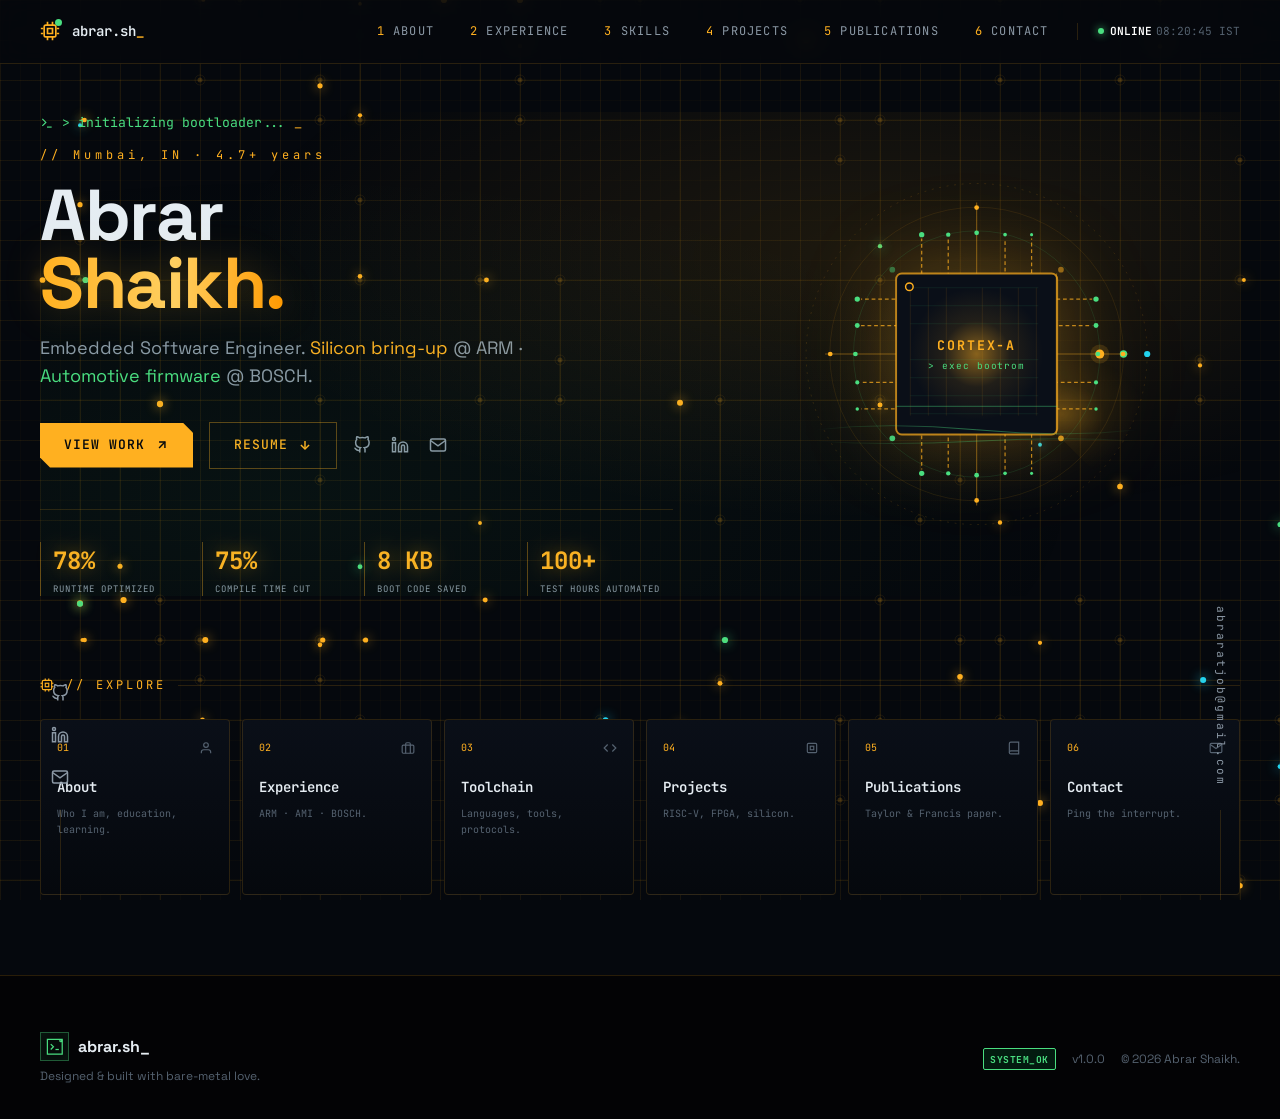
<file: index.html>
<!DOCTYPE html>
<html lang="en">
<head>
    <meta charset="UTF-8">
    <meta name="viewport" content="width=device-width, initial-scale=1.0">
    <title>Abrar Shaikh | Embedded Software Engineer</title>
    <meta name="description" content="Personal portfolio of Abrar Shaikh, Senior Embedded Software Engineer specializing in silicon bring-up and automotive firmware.">
    <!-- Google Fonts -->
    <link rel="preconnect" href="https://fonts.googleapis.com">
    <link rel="preconnect" href="https://fonts.gstatic.com" crossorigin>
    <link href="https://fonts.googleapis.com/css2?family=JetBrains+Mono:wght@300;400;500;600;700&family=Space+Grotesk:wght@300;400;500;600;700&display=swap" rel="stylesheet">
    <link rel="stylesheet" href="styles.css">
</head>
<body class="dark-theme">
    <!-- Full-Screen Semiconductor Canvas Background -->
    <canvas id="background-canvas"></canvas>
    <div class="grid-overlay"></div>
    <div class="pcb-grid-fine"></div>

    <!-- Pinned Side Panels (GitHub / LinkedIn / Email) -->
    <div class="social-side-panel left">
        <a href="https://github.com/AbrarShaikh" target="_blank" rel="noopener noreferrer" title="GitHub">
            <svg viewBox="0 0 24 24" fill="none" stroke="currentColor" stroke-width="2"><path d="M9 19c-5 1.5-5-2.5-7-3m14 6v-3.87a3.37 3.37 0 0 0-.94-2.61c3.14-.35 6.44-1.54 6.44-7A5.44 5.44 0 0 0 20 4.77 5.07 5.07 0 0 0 19.91 1S18.73.65 16 2.48a13.38 13.38 0 0 0-7 0C6.27.65 5.09 1 5.09 1A5.07 5.07 0 0 0 5 4.77a5.44 5.44 0 0 0-1.5 3.78c0 5.42 3.3 6.61 6.44 7A3.37 3.37 0 0 0 9 18.13V22"></path></svg>
        </a>
        <a href="https://www.linkedin.com/in/abrar-shaikh-m/" target="_blank" rel="noopener noreferrer" title="LinkedIn">
            <svg viewBox="0 0 24 24" fill="none" stroke="currentColor" stroke-width="2"><path d="M16 8a6 6 0 0 1 6 6v7h-4v-7a2 2 0 0 0-2-2 2 2 0 0 0-2 2v7h-4v-7a6 6 0 0 1 6-6z"></path><rect x="2" y="9" width="4" height="12"></rect><circle cx="4" cy="4" r="2"></circle></svg>
        </a>
        <a href="mailto:abraratjob@gmail.com" title="Email">
            <svg viewBox="0 0 24 24" fill="none" stroke="currentColor" stroke-width="2"><path d="M4 4h16c1.1 0 2 .9 2 2v12c0 1.1-.9 2-2 2H4c-1.1 0-2-.9-2-2V6c0-1.1.9-2 2-2z"></path><polyline points="22,6 12,13 2,6"></polyline></svg>
        </a>
        <div class="vertical-line"></div>
    </div>
    <div class="social-side-panel right">
        <a href="mailto:abraratjob@gmail.com" class="vertical-text">abraratjob@gmail.com</a>
        <div class="vertical-line"></div>
    </div>

    <!-- Status Bar -->
    <div class="status-bar">
        <div class="status-left">
            <span class="pulse-led green"></span>
            <span>SYSTEM STATUS: RUNNING (CORE_VERIFY_OK)</span>
        </div>
        <div class="status-right">
        </div>
    </div>

    <!-- Sticky Navbar -->
    <header class="navbar">
        <div class="nav-container">
            <a href="index.html" class="nav-logo">
                <span class="logo-icon-wrap">
                    <svg class="logo-icon" width="20" height="20" viewBox="0 0 24 24" fill="none" stroke="currentColor" stroke-width="2" style="color: var(--accent-gold);">
                        <rect x="5" y="5" width="14" height="14" rx="2"></rect>
                        <path d="M9 9h6v6H9z"></path>
                        <path d="M9 1v4M15 1v4M9 19v4M15 19v4M20 9h3M20 15h3M1 9h3M1 15h3"></path>
                    </svg>
                </span>
                <span>abrar.sh<span class="underscore-blink">_</span></span>
            </a>
            
            <nav class="nav-links">
                <a href="about.html"><span class="nav-num">1</span> ABOUT</a>
                <a href="experience.html"><span class="nav-num">2</span> EXPERIENCE</a>
                <a href="skills.html"><span class="nav-num">3</span> SKILLS</a>
                <a href="projects.html"><span class="nav-num">4</span> PROJECTS</a>
                <a href="publications.html"><span class="nav-num">5</span> PUBLICATIONS</a>
                <a href="contact.html"><span class="nav-num">6</span> CONTACT</a>
                <div class="nav-status">
                    <span class="pulse-led green" style="width:6px; height:6px;"></span>
                    <span style="font-weight:600; color: #ffffff;">ONLINE</span>
                </div>
                <span class="nav-clock" id="nav-clock">00:00:00 IST</span>
            </nav>

            <button class="mobile-menu-toggle" id="mobile-toggle" aria-label="Toggle Menu">
                <span></span>
                <span></span>
                <span></span>
            </button>
        </div>
    </header>

    <!-- Mobile Navigation Drawer -->
    <div class="mobile-drawer" id="mobile-drawer">
        <nav class="mobile-nav-links">
            <a href="about.html"><span class="nav-num">1</span> ABOUT</a>
            <a href="experience.html"><span class="nav-num">2</span> EXPERIENCE</a>
            <a href="skills.html"><span class="nav-num">3</span> SKILLS</a>
            <a href="projects.html"><span class="nav-num">4</span> PROJECTS</a>
            <a href="publications.html"><span class="nav-num">5</span> PUBLICATIONS</a>
            <a href="contact.html"><span class="nav-num">6</span> CONTACT</a>
        </nav>
    </div>

    <!-- Main Container -->
    <main class="container">
        <!-- Hero Section -->
        <section class="hero-layout" style="position:relative;">
            <!-- Radial amber glow overlay -->
            <div class="hero-amber-glow"></div>

            <div class="hero-left">
                <!-- Boot loader terminal text with blink cursor -->
                <div class="boot-loader-line" id="boot-terminal-line">
                    <!-- Terminal icon SVG -->
                    <svg width="14" height="14" viewBox="0 0 24 24" fill="none" stroke="var(--accent-green)" stroke-width="2"><polyline points="4 17 10 11 4 5"></polyline><line x1="12" y1="19" x2="20" y2="19"></line></svg>
                    <span id="boot-text" style="color: var(--accent-green); font-family: var(--font-mono); font-size: 0.82rem;"></span><span class="blink" style="color:var(--accent-amber);">_</span>
                </div>
                <div class="location-tag" style="color: var(--accent-amber); letter-spacing: 4px;">// Mumbai, IN · 4.7+ years</div>
                
                <h1 class="profile-title-large">
                    Abrar<br>
                    <span class="gradient-text-amber">Shaikh.</span>
                </h1>
                
                <p class="profile-subtext">
                    Embedded Software Engineer. <span class="highlight-white">Silicon bring-up</span> @ ARM · <span class="highlight-green">Automotive firmware</span> @ BOSCH.
                </p>

                <div class="cta-group">
                    <a href="experience.html" class="btn-solid-gold">
                        VIEW WORK
                        <!-- Arrow ↗ SVG -->
                        <svg width="14" height="14" viewBox="0 0 24 24" fill="none" stroke="currentColor" stroke-width="2.5"><line x1="7" y1="17" x2="17" y2="7"></line><polyline points="7 7 17 7 17 17"></polyline></svg>
                    </a>
                    <a href="resume.pdf" class="btn-outline-gold" target="_blank" rel="noopener noreferrer">
                        RESUME
                        <!-- Arrow ↴ SVG -->
                        <svg width="14" height="14" viewBox="0 0 24 24" fill="none" stroke="currentColor" stroke-width="2.5"><line x1="12" y1="5" x2="12" y2="19"></line><polyline points="19 12 12 19 5 12"></polyline></svg>
                    </a>
                    <div class="hero-socials">
                        <a href="https://github.com/AbrarShaikh" target="_blank" rel="noopener noreferrer" title="GitHub">
                            <svg viewBox="0 0 24 24" fill="none" stroke="currentColor" stroke-width="2"><path d="M9 19c-5 1.5-5-2.5-7-3m14 6v-3.87a3.37 3.37 0 0 0-.94-2.61c3.14-.35 6.44-1.54 6.44-7A5.44 5.44 0 0 0 20 4.77 5.07 5.07 0 0 0 19.91 1S18.73.65 16 2.48a13.38 13.38 0 0 0-7 0C6.27.65 5.09 1 5.09 1A5.07 5.07 0 0 0 5 4.77a5.44 5.44 0 0 0-1.5 3.78c0 5.42 3.3 6.61 6.44 7A3.37 3.37 0 0 0 9 18.13V22"></path></svg>
                        </a>
                        <a href="https://www.linkedin.com/in/abrar-shaikh-m/" target="_blank" rel="noopener noreferrer" title="LinkedIn">
                            <svg viewBox="0 0 24 24" fill="none" stroke="currentColor" stroke-width="2"><path d="M16 8a6 6 0 0 1 6 6v7h-4v-7a2 2 0 0 0-2-2 2 2 0 0 0-2 2v7h-4v-7a6 6 0 0 1 6-6z"></path><rect x="2" y="9" width="4" height="12"></rect><circle cx="4" cy="4" r="2"></circle></svg>
                        </a>
                        <a href="mailto:abraratjob@gmail.com" title="Email">
                            <svg viewBox="0 0 24 24" fill="none" stroke="currentColor" stroke-width="2"><path d="M4 4h16c1.1 0 2 .9 2 2v12c0 1.1-.9 2-2 2H4c-1.1 0-2-.9-2-2V6c0-1.1.9-2 2-2z"></path><polyline points="22,6 12,13 2,6"></polyline></svg>
                        </a>
                    </div>
                </div>

                <!-- Statistics Metrics row -->
                <div class="metrics-row">
                    <div class="metric-item">
                        <span class="metric-num">78%</span>
                        <span class="metric-label">Runtime Optimized</span>
                    </div>
                    <div class="metric-item">
                        <span class="metric-num">75%</span>
                        <span class="metric-label">Compile Time Cut</span>
                    </div>
                    <div class="metric-item">
                        <span class="metric-num">8 KB</span>
                        <span class="metric-label">Boot Code Saved</span>
                    </div>
                    <div class="metric-item">
                        <span class="metric-num">100+</span>
                        <span class="metric-label">Test Hours Automated</span>
                    </div>
                </div>
            </div>

            <!-- Semiconductor SVG Chip Visual (Orbiting packets, radar sweep, animated bus) -->
            <div class="hero-right" style="display: flex; flex-direction: column; align-items: center;" id="chip-container">
                <div class="chip-visualizer-container" id="chip-wrap-b" style="animation: floatChip 6s ease-in-out infinite;">
                    <svg
                        id="chip-svg-b"
                        viewBox="0 0 380 380"
                        width="380" height="380"
                        style="filter: drop-shadow(0 0 40px rgba(255,176,32,0.32)); display:block;"
                        xmlns="http://www.w3.org/2000/svg"
                    >
                        <defs>
                            <radialGradient id="dieGlow" cx="50%" cy="50%">
                                <stop offset="0%"   stop-color="#ffb020" stop-opacity="0.8"/>
                                <stop offset="50%"  stop-color="#ffb020" stop-opacity="0.15"/>
                                <stop offset="100%" stop-color="#ffb020" stop-opacity="0"/>
                            </radialGradient>
                            <linearGradient id="waveGrad" x1="0" x2="1">
                                <stop offset="0%"   stop-color="#4ade80" stop-opacity="0"/>
                                <stop offset="50%"  stop-color="#4ade80" stop-opacity="1"/>
                                <stop offset="100%" stop-color="#4ade80" stop-opacity="0"/>
                            </linearGradient>
                        </defs>

                        <!-- Outer radar sweep ring -->
                        <g style="transform-origin:190px 190px; animation: spin 8s linear infinite;">
                            <circle cx="190" cy="190" r="180" fill="none" stroke="rgba(255,176,32,0.15)" stroke-dasharray="2 6"/>
                            <path d="M 190 190 L 370 190 A 180 180 0 0 1 317 317 Z" fill="url(#dieGlow)" opacity="0.35"/>
                        </g>

                        <!-- Concentric static rings -->
                        <circle cx="190" cy="190" r="155" fill="none" stroke="rgba(255,176,32,0.10)"/>
                        <circle cx="190" cy="190" r="130" fill="none" stroke="rgba(74,222,128,0.12)"/>

                        <!-- Orbiting data packets (gold) -->
                        <g style="transform-origin:190px 190px; animation: spin 6s linear infinite;">
                            <circle cx="320" cy="190" r="4" fill="#ffb020"><animate attributeName="r" values="3;5;3" dur="1.2s" repeatCount="indefinite"/></circle>
                            <circle cx="320" cy="190" r="10" fill="#ffb020" opacity="0.15"/>
                        </g>
                        <!-- Orbiting (green) -->
                        <g style="transform-origin:190px 190px; animation: spin 8s linear infinite; animation-delay:-2.6s;">
                            <circle cx="345" cy="190" r="4" fill="#4ade80"><animate attributeName="r" values="3;5;3" dur="1.4s" repeatCount="indefinite"/></circle>
                        </g>
                        <!-- Orbiting (cyan) -->
                        <g style="transform-origin:190px 190px; animation: spin 10s linear infinite; animation-delay:-6.6s;">
                            <circle cx="370" cy="190" r="4" fill="#22d3ee"><animate attributeName="r" values="3;5;3" dur="1.6s" repeatCount="indefinite"/></circle>
                        </g>

                        <!-- Chip body -->
                        <rect x="105" y="105" width="170" height="170" fill="#0a0f18" stroke="#ffb020" stroke-width="2" rx="6">
                            <animate attributeName="stroke-opacity" values="0.6;1;0.6" dur="2s" repeatCount="indefinite"/>
                        </rect>

                        <!-- Animated signal pins -->
                        <g fill="none" stroke="#ffb020" stroke-width="1.3" opacity="0.72" stroke-dasharray="4 3">
                            <path d="M105 132H68"><animate attributeName="stroke-dashoffset" values="0;-14" dur="1.1s" repeatCount="indefinite"/></path>
                            <path d="M105 160H68"><animate attributeName="stroke-dashoffset" values="0;-14" dur="1.25s" repeatCount="indefinite"/></path>
                            <path d="M105 220H68"><animate attributeName="stroke-dashoffset" values="0;-14" dur="1.4s" repeatCount="indefinite"/></path>
                            <path d="M105 248H68"><animate attributeName="stroke-dashoffset" values="0;-14" dur="1.55s" repeatCount="indefinite"/></path>
                            <path d="M275 132H312"><animate attributeName="stroke-dashoffset" values="0;14" dur="1.1s" repeatCount="indefinite"/></path>
                            <path d="M275 160H312"><animate attributeName="stroke-dashoffset" values="0;14" dur="1.25s" repeatCount="indefinite"/></path>
                            <path d="M275 220H312"><animate attributeName="stroke-dashoffset" values="0;14" dur="1.4s" repeatCount="indefinite"/></path>
                            <path d="M275 248H312"><animate attributeName="stroke-dashoffset" values="0;14" dur="1.55s" repeatCount="indefinite"/></path>
                            <path d="M132 105V68"><animate attributeName="stroke-dashoffset" values="0;-14" dur="1.2s" repeatCount="indefinite"/></path>
                            <path d="M160 105V68"><animate attributeName="stroke-dashoffset" values="0;-14" dur="1.35s" repeatCount="indefinite"/></path>
                            <path d="M220 105V68"><animate attributeName="stroke-dashoffset" values="0;-14" dur="1.5s" repeatCount="indefinite"/></path>
                            <path d="M248 105V68"><animate attributeName="stroke-dashoffset" values="0;-14" dur="1.65s" repeatCount="indefinite"/></path>
                            <path d="M132 275V312"><animate attributeName="stroke-dashoffset" values="0;14" dur="1.2s" repeatCount="indefinite"/></path>
                            <path d="M160 275V312"><animate attributeName="stroke-dashoffset" values="0;14" dur="1.35s" repeatCount="indefinite"/></path>
                            <path d="M220 275V312"><animate attributeName="stroke-dashoffset" values="0;14" dur="1.5s" repeatCount="indefinite"/></path>
                            <path d="M248 275V312"><animate attributeName="stroke-dashoffset" values="0;14" dur="1.65s" repeatCount="indefinite"/></path>
                        </g>
                        <g fill="#4ade80">
                            <circle cx="64" cy="132" r="2"><animate attributeName="r" values="1.5;3;1.5" dur="1.1s" repeatCount="indefinite"/></circle>
                            <circle cx="64" cy="160" r="2"><animate attributeName="r" values="1.5;3;1.5" dur="1.25s" repeatCount="indefinite"/></circle>
                            <circle cx="64" cy="220" r="2"><animate attributeName="r" values="1.5;3;1.5" dur="1.4s" repeatCount="indefinite"/></circle>
                            <circle cx="64" cy="248" r="2"><animate attributeName="r" values="1.5;3;1.5" dur="1.55s" repeatCount="indefinite"/></circle>
                            <circle cx="316" cy="132" r="2"><animate attributeName="r" values="1.5;3;1.5" dur="1.1s" repeatCount="indefinite"/></circle>
                            <circle cx="316" cy="160" r="2"><animate attributeName="r" values="1.5;3;1.5" dur="1.25s" repeatCount="indefinite"/></circle>
                            <circle cx="316" cy="220" r="2"><animate attributeName="r" values="1.5;3;1.5" dur="1.4s" repeatCount="indefinite"/></circle>
                            <circle cx="316" cy="248" r="2"><animate attributeName="r" values="1.5;3;1.5" dur="1.55s" repeatCount="indefinite"/></circle>
                            <circle cx="132" cy="64" r="2"><animate attributeName="r" values="1.5;3;1.5" dur="1.2s" repeatCount="indefinite"/></circle>
                            <circle cx="160" cy="64" r="2"><animate attributeName="r" values="1.5;3;1.5" dur="1.35s" repeatCount="indefinite"/></circle>
                            <circle cx="220" cy="64" r="2"><animate attributeName="r" values="1.5;3;1.5" dur="1.5s" repeatCount="indefinite"/></circle>
                            <circle cx="248" cy="64" r="2"><animate attributeName="r" values="1.5;3;1.5" dur="1.65s" repeatCount="indefinite"/></circle>
                            <circle cx="132" cy="316" r="2"><animate attributeName="r" values="1.5;3;1.5" dur="1.2s" repeatCount="indefinite"/></circle>
                            <circle cx="160" cy="316" r="2"><animate attributeName="r" values="1.5;3;1.5" dur="1.35s" repeatCount="indefinite"/></circle>
                            <circle cx="220" cy="316" r="2"><animate attributeName="r" values="1.5;3;1.5" dur="1.5s" repeatCount="indefinite"/></circle>
                            <circle cx="248" cy="316" r="2"><animate attributeName="r" values="1.5;3;1.5" dur="1.65s" repeatCount="indefinite"/></circle>
                        </g>

                        <!-- Radial die glow inside -->
                        <circle cx="190" cy="190" r="70" fill="url(#dieGlow)" opacity="0.6">
                            <animate attributeName="opacity" values="0.3;0.7;0.3" dur="3s" repeatCount="indefinite"/>
                        </circle>

                        <!-- Internal die grid lines (vertical) -->
                        <line x1="120" y1="120" x2="120" y2="255" stroke="rgba(255,176,32,0.15)" stroke-width="0.7"/>
                        <line x1="139" y1="120" x2="139" y2="255" stroke="rgba(255,176,32,0.15)" stroke-width="0.7"/>
                        <line x1="158" y1="120" x2="158" y2="255" stroke="rgba(255,176,32,0.15)" stroke-width="0.7"/>
                        <line x1="105" y1="105" x2="105" y2="275" stroke="rgba(255,176,32,0.55)" stroke-width="1.4" id="chip-vscan">
                            <animateTransform attributeName="transform" type="translate" values="0 0; 170 0; 0 0" dur="3.6s" repeatCount="indefinite" calcMode="spline" keyTimes="0; 0.5; 1" keySplines="0.4 0 0.6 1; 0.4 0 0.6 1"/>
                            <animate attributeName="stroke-opacity" values="0.1;0.8;0.1" dur="3.6s" repeatCount="indefinite"/>
                        </line>
                        <line x1="196" y1="120" x2="196" y2="255" stroke="rgba(255,176,32,0.15)" stroke-width="0.7"/>
                        <line x1="215" y1="120" x2="215" y2="255" stroke="rgba(255,176,32,0.15)" stroke-width="0.7"/>
                        <line x1="234" y1="120" x2="234" y2="255" stroke="rgba(255,176,32,0.15)" stroke-width="0.7"/>
                        <line x1="253" y1="120" x2="253" y2="255" stroke="rgba(255,176,32,0.15)" stroke-width="0.7"/>
                        <!-- Internal die grid lines (horizontal) -->
                        <line x1="120" y1="120" x2="255" y2="120" stroke="rgba(74,222,128,0.12)" stroke-width="0.7"/>
                        <line x1="120" y1="139" x2="255" y2="139" stroke="rgba(74,222,128,0.12)" stroke-width="0.7"/>
                        <line x1="120" y1="158" x2="255" y2="158" stroke="rgba(74,222,128,0.12)" stroke-width="0.7"/>
                        <line x1="105" y1="105" x2="275" y2="105" stroke="rgba(74,222,128,0.55)" stroke-width="1.4" id="chip-hscan">
                            <animateTransform attributeName="transform" type="translate" values="0 0; 0 170; 0 0" dur="4.8s" repeatCount="indefinite" calcMode="spline" keyTimes="0; 0.5; 1" keySplines="0.4 0 0.6 1; 0.4 0 0.6 1"/>
                            <animate attributeName="stroke-opacity" values="0.1;0.8;0.1" dur="4.8s" repeatCount="indefinite"/>
                        </line>
                        <line x1="120" y1="196" x2="255" y2="196" stroke="rgba(74,222,128,0.12)" stroke-width="0.7"/>
                        <line x1="120" y1="215" x2="255" y2="215" stroke="rgba(74,222,128,0.12)" stroke-width="0.7"/>
                        <line x1="120" y1="234" x2="255" y2="234" stroke="rgba(74,222,128,0.12)" stroke-width="0.7"/>
                        <line x1="120" y1="253" x2="255" y2="253" stroke="rgba(74,222,128,0.12)" stroke-width="0.7"/>

                        <!-- Corner notch -->
                        <circle cx="119" cy="119" r="4" fill="#0a0f18" stroke="#ffb020" stroke-width="1.5"/>

                        <!-- Chip label (glitching via JS) -->
                        <text x="190" y="186" text-anchor="middle" fill="#ffb020" font-family="JetBrains Mono, monospace" font-size="14" font-weight="700" letter-spacing="2" id="chip-label-b">CORTEX-A</text>
                        <text x="190" y="206" text-anchor="middle" fill="#4ade80" font-family="JetBrains Mono, monospace" font-size="10" letter-spacing="1" id="chip-sub-b">&gt; exec bootrom</text>

                        <!-- Corner LEDs -->
                        <circle cx="101" cy="101" r="3" fill="#4ade80"><animate attributeName="opacity" values="0.2;1;0.2" dur="0.8s" repeatCount="indefinite"/></circle>
                        <circle cx="279" cy="101" r="3" fill="#ffb020"><animate attributeName="opacity" values="0.2;1;0.2" dur="0.95s" repeatCount="indefinite"/></circle>
                        <circle cx="101" cy="279" r="3" fill="#4ade80"><animate attributeName="opacity" values="0.2;1;0.2" dur="1.1s" repeatCount="indefinite"/></circle>
                        <circle cx="279" cy="279" r="3" fill="#ffb020"><animate attributeName="opacity" values="0.2;1;0.2" dur="1.25s" repeatCount="indefinite"/></circle>

                        <!-- Data bus lines with flowing packets -->
                        <line x1="30" y1="190" x2="105" y2="190" stroke="#ffb020" stroke-width="1.2" opacity="0.4"/>
                        <circle r="2.5" fill="#ffb020"><animateMotion dur="1.6s" repeatCount="indefinite" path="M 30 190 L 105 190"/></circle>
                        <circle r="2.5" fill="#4ade80"><animateMotion dur="1.6s" begin="0.8s" repeatCount="indefinite" path="M 105 190 L 30 190"/></circle>

                        <line x1="350" y1="190" x2="275" y2="190" stroke="#ffb020" stroke-width="1.2" opacity="0.4"/>
                        <circle r="2.5" fill="#ffb020"><animateMotion dur="1.6s" repeatCount="indefinite" path="M 350 190 L 275 190"/></circle>
                        <circle r="2.5" fill="#4ade80"><animateMotion dur="1.6s" begin="0.8s" repeatCount="indefinite" path="M 275 190 L 350 190"/></circle>

                        <line x1="190" y1="30" x2="190" y2="105" stroke="#ffb020" stroke-width="1.2" opacity="0.4"/>
                        <circle r="2.5" fill="#ffb020"><animateMotion dur="1.6s" repeatCount="indefinite" path="M 190 30 L 190 105"/></circle>
                        <circle r="2.5" fill="#4ade80"><animateMotion dur="1.6s" begin="0.8s" repeatCount="indefinite" path="M 190 105 L 190 30"/></circle>

                        <line x1="190" y1="350" x2="190" y2="275" stroke="#ffb020" stroke-width="1.2" opacity="0.4"/>
                        <circle r="2.5" fill="#ffb020"><animateMotion dur="1.6s" repeatCount="indefinite" path="M 190 350 L 190 275"/></circle>
                        <circle r="2.5" fill="#4ade80"><animateMotion dur="1.6s" begin="0.8s" repeatCount="indefinite" path="M 190 275 L 190 350"/></circle>

                        <!-- Signal wave lines -->
                        <path fill="none" stroke="url(#waveGrad)" stroke-width="1" opacity="0.5">
                            <animate attributeName="d"
                                values="M 20 270 Q 95 250 190 270 T 360 270;M 20 270 Q 95 290 190 270 T 360 270;M 20 270 Q 95 250 190 270 T 360 270"
                                dur="2s" repeatCount="indefinite"/>
                        </path>
                        <path fill="none" stroke="url(#waveGrad)" stroke-width="1" opacity="0.35">
                            <animate attributeName="d"
                                values="M 20 282 Q 95 262 190 282 T 360 282;M 20 282 Q 95 302 190 282 T 360 282;M 20 282 Q 95 262 190 282 T 360 282"
                                dur="2.5s" repeatCount="indefinite"/>
                        </path>
                    </svg>
                </div>
            </div>
        </section>

        <!-- Bottom Explore Card Deck Section -->
        <section class="explore-section">
            <div class="explore-title-row">
                <!-- CPU icon -->
                <svg width="14" height="14" viewBox="0 0 24 24" fill="none" stroke="var(--accent-amber)" stroke-width="2"><rect x="4" y="4" width="16" height="16" rx="2"/><rect x="9" y="9" width="6" height="6"/><line x1="9" y1="1" x2="9" y2="4"/><line x1="15" y1="1" x2="15" y2="4"/><line x1="9" y1="20" x2="9" y2="23"/><line x1="15" y1="20" x2="15" y2="23"/><line x1="1" y1="9" x2="4" y2="9"/><line x1="1" y1="15" x2="4" y2="15"/><line x1="20" y1="9" x2="23" y2="9"/><line x1="20" y1="15" x2="23" y2="15"/></svg>
                <span>// EXPLORE</span>
                <span class="line-sep"></span>
            </div>
            <div class="explore-grid">
                <!-- About -->
                <a href="about.html" class="explore-card panel hover-trace">
                    <div style="display:flex;justify-content:space-between;align-items:center;margin-bottom:0.75rem;">
                        <span class="card-num">01</span>
                        <svg class="card-icon" width="14" height="14" viewBox="0 0 24 24" fill="none" stroke="var(--text-muted)" stroke-width="2"><path d="M20 21v-2a4 4 0 0 0-4-4H8a4 4 0 0 0-4 4v2"></path><circle cx="12" cy="7" r="4"></circle></svg>
                    </div>
                    <span class="card-title">About</span>
                    <span class="card-desc">Who I am, education, learning.</span>
                    <div class="card-enter-hint"><span>enter</span><svg width="11" height="11" viewBox="0 0 24 24" fill="none" stroke="currentColor" stroke-width="2"><line x1="7" y1="17" x2="17" y2="7"/><polyline points="7 7 17 7 17 17"/></svg></div>
                </a>

                <!-- Experience -->
                <a href="experience.html" class="explore-card panel hover-trace">
                    <div style="display:flex;justify-content:space-between;align-items:center;margin-bottom:0.75rem;">
                        <span class="card-num">02</span>
                        <svg class="card-icon" width="14" height="14" viewBox="0 0 24 24" fill="none" stroke="var(--text-muted)" stroke-width="2"><rect x="2" y="7" width="20" height="14" rx="2" ry="2"></rect><path d="M16 21V5a2 2 0 0 0-2-2h-4a2 2 0 0 0-2 2v16"></path></svg>
                    </div>
                    <span class="card-title">Experience</span>
                    <span class="card-desc">ARM · AMI · BOSCH.</span>
                    <div class="card-enter-hint"><span>enter</span><svg width="11" height="11" viewBox="0 0 24 24" fill="none" stroke="currentColor" stroke-width="2"><line x1="7" y1="17" x2="17" y2="7"/><polyline points="7 7 17 7 17 17"/></svg></div>
                </a>

                <!-- Skills -->
                <a href="skills.html" class="explore-card panel hover-trace">
                    <div style="display:flex;justify-content:space-between;align-items:center;margin-bottom:0.75rem;">
                        <span class="card-num">03</span>
                        <svg class="card-icon" width="14" height="14" viewBox="0 0 24 24" fill="none" stroke="var(--text-muted)" stroke-width="2"><polyline points="16 18 22 12 16 6"></polyline><polyline points="8 6 2 12 8 18"></polyline></svg>
                    </div>
                    <span class="card-title">Toolchain</span>
                    <span class="card-desc">Languages, tools, protocols.</span>
                    <div class="card-enter-hint"><span>enter</span><svg width="11" height="11" viewBox="0 0 24 24" fill="none" stroke="currentColor" stroke-width="2"><line x1="7" y1="17" x2="17" y2="7"/><polyline points="7 7 17 7 17 17"/></svg></div>
                </a>

                <!-- Projects -->
                <a href="projects.html" class="explore-card panel hover-trace">
                    <div style="display:flex;justify-content:space-between;align-items:center;margin-bottom:0.75rem;">
                        <span class="card-num">04</span>
                        <svg class="card-icon" width="14" height="14" viewBox="0 0 24 24" fill="none" stroke="var(--text-muted)" stroke-width="2"><rect x="4" y="4" width="16" height="16" rx="2" ry="2"></rect><rect x="9" y="9" width="6" height="6"></rect></svg>
                    </div>
                    <span class="card-title">Projects</span>
                    <span class="card-desc">RISC-V, FPGA, silicon.</span>
                    <div class="card-enter-hint"><span>enter</span><svg width="11" height="11" viewBox="0 0 24 24" fill="none" stroke="currentColor" stroke-width="2"><line x1="7" y1="17" x2="17" y2="7"/><polyline points="7 7 17 7 17 17"/></svg></div>
                </a>

                <!-- Publications -->
                <a href="publications.html" class="explore-card panel hover-trace">
                    <div style="display:flex;justify-content:space-between;align-items:center;margin-bottom:0.75rem;">
                        <span class="card-num">05</span>
                        <svg class="card-icon" width="14" height="14" viewBox="0 0 24 24" fill="none" stroke="var(--text-muted)" stroke-width="2"><path d="M4 19.5A2.5 2.5 0 0 1 6.5 17H20"></path><path d="M6.5 2H20v20H6.5A2.5 2.5 0 0 1 4 19.5v-15A2.5 2.5 0 0 1 6.5 2z"></path></svg>
                    </div>
                    <span class="card-title">Publications</span>
                    <span class="card-desc">Taylor &amp; Francis paper.</span>
                    <div class="card-enter-hint"><span>enter</span><svg width="11" height="11" viewBox="0 0 24 24" fill="none" stroke="currentColor" stroke-width="2"><line x1="7" y1="17" x2="17" y2="7"/><polyline points="7 7 17 7 17 17"/></svg></div>
                </a>

                <!-- Contact -->
                <a href="contact.html" class="explore-card panel hover-trace">
                    <div style="display:flex;justify-content:space-between;align-items:center;margin-bottom:0.75rem;">
                        <span class="card-num">06</span>
                        <svg class="card-icon" width="14" height="14" viewBox="0 0 24 24" fill="none" stroke="var(--text-muted)" stroke-width="2"><path d="M4 4h16c1.1 0 2 .9 2 2v12c0 1.1-.9 2-2 2H4c-1.1 0-2-.9-2-2V6c0-1.1.9-2 2-2z"></path><polyline points="22,6 12,13 2,6"></polyline></svg>
                    </div>
                    <span class="card-title">Contact</span>
                    <span class="card-desc">Ping the interrupt.</span>
                    <div class="card-enter-hint"><span>enter</span><svg width="11" height="11" viewBox="0 0 24 24" fill="none" stroke="currentColor" stroke-width="2"><line x1="7" y1="17" x2="17" y2="7"/><polyline points="7 7 17 7 17 17"/></svg></div>
                </a>
            </div>
        </section>
    </main>

    <!-- Footer -->
    <footer class="site-footer">
        <div class="container footer-container">
            <div>
                <div class="footer-brand">
                    <span class="footer-shell-mark" aria-hidden="true">
                        <svg viewBox="0 0 32 32" fill="none" stroke="currentColor" stroke-width="1.8">
                            <path class="shell-frame" d="M5 5h22v22H5z"></path>
                            <path class="shell-prompt" d="m10 12 4 4-4 4"></path>
                            <path class="shell-cursor" d="M17 20h5"></path>
                            <circle class="shell-signal" cx="25" cy="7" r="1.5"></circle>
                        </svg>
                    </span>
                    <span class="footer-logo">abrar.sh_</span>
                </div>
                <p style="margin-top: 0.25rem;">Designed & built with bare-metal love.</p>
            </div>
            <div class="footer-status-group">
                <span class="footer-status-badge">SYSTEM_OK</span>
                <span>v1.0.0</span>
                <p>&copy; 2026 Abrar Shaikh.</p>
            </div>
        </div>
    </footer>

    <!-- Scripts -->
    <script src="app.js"></script>
</body>
</html>
</file>
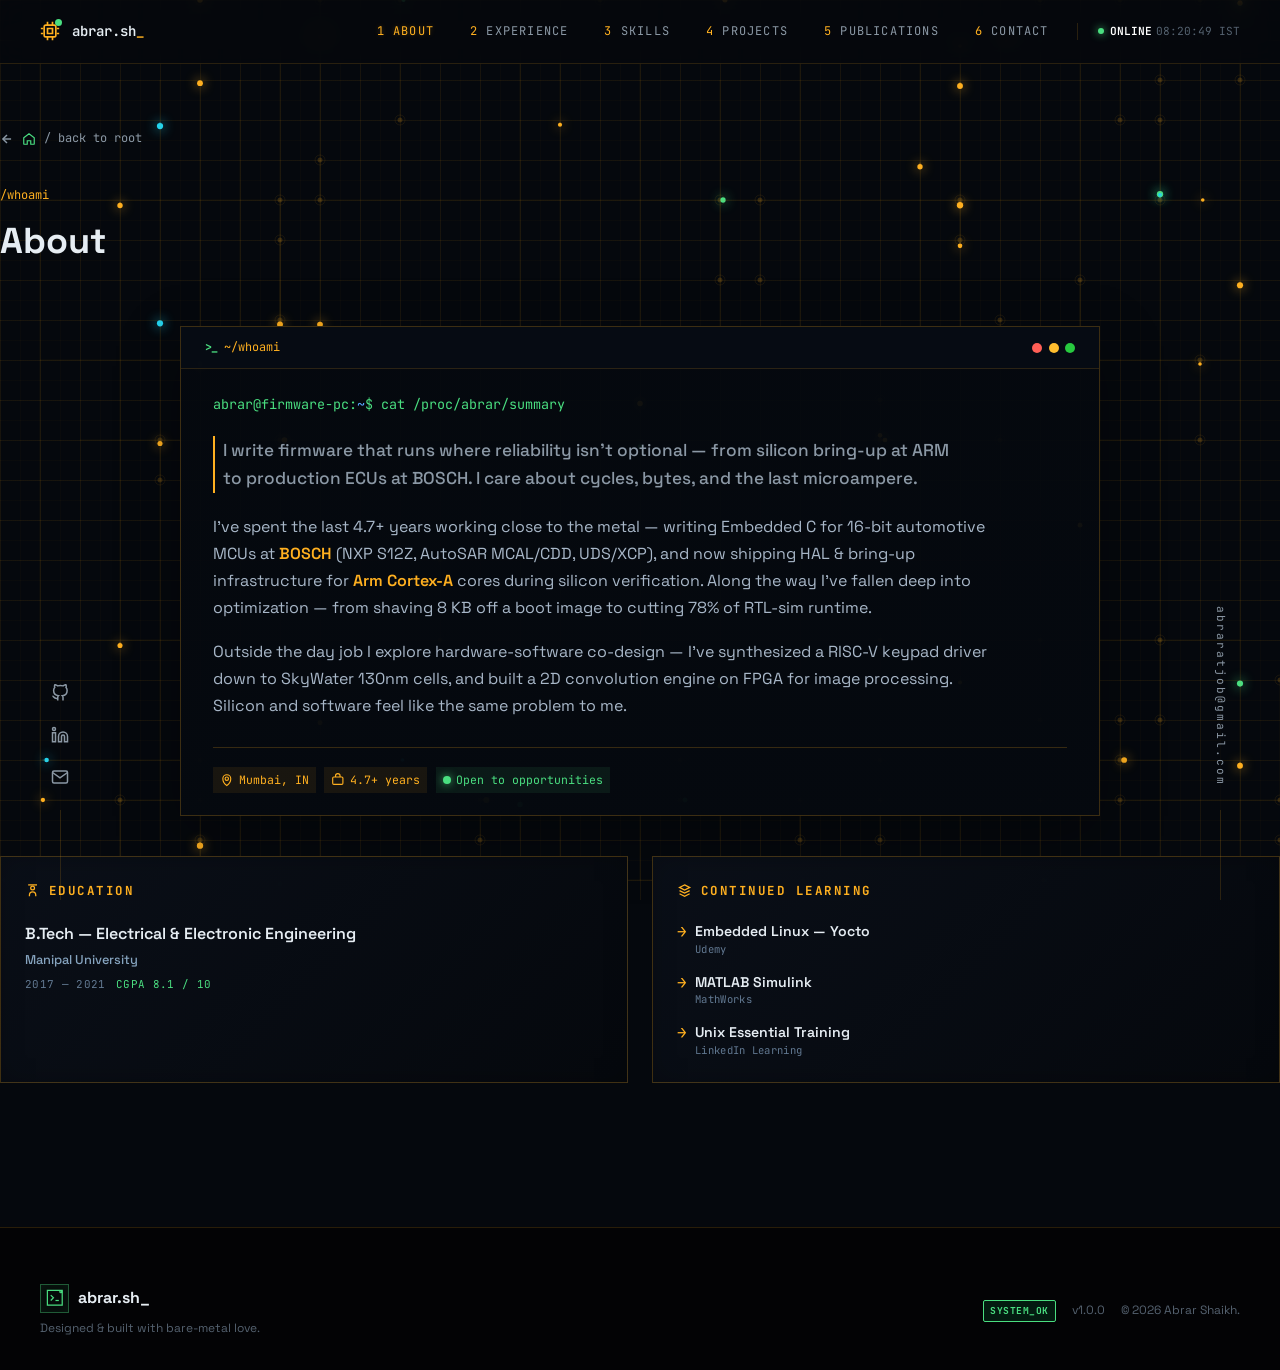
<file: about.html>
<!DOCTYPE html>
<html lang="en">
<head>
    <meta charset="UTF-8">
    <meta name="viewport" content="width=device-width, initial-scale=1.0">
    <title>About | Abrar Shaikh</title>
    <!-- Google Fonts -->
    <link rel="preconnect" href="https://fonts.googleapis.com">
    <link rel="preconnect" href="https://fonts.gstatic.com" crossorigin>
    <link href="https://fonts.googleapis.com/css2?family=JetBrains+Mono:wght@300;400;500;600;700&family=Space+Grotesk:wght@300;400;500;600;700&display=swap" rel="stylesheet">
    <link rel="stylesheet" href="styles.css">
</head>
<body class="dark-theme">
    <!-- Full-Screen Semiconductor Canvas Background -->
    <canvas id="background-canvas"></canvas>
    <div class="grid-overlay"></div>
    <div class="pcb-grid-fine"></div>

    <!-- Status Bar -->
    <div class="status-bar">
        <div class="status-left">
            <span class="pulse-led green"></span>
            <span>SYSTEM STATUS: RUNNING (CORE_VERIFY_OK)</span>
        </div>
        <div class="status-right">
            <span>ARM_ARCH_CORTEX_V10A: ACTIVE</span>
        </div>
    </div>

    <!-- Pinned Side Panels (GitHub / LinkedIn / Email) -->
    <div class="social-side-panel left">
        <a href="https://github.com/AbrarShaikh" target="_blank" rel="noopener noreferrer" title="GitHub">
            <svg viewBox="0 0 24 24" fill="none" stroke="currentColor" stroke-width="2"><path d="M9 19c-5 1.5-5-2.5-7-3m14 6v-3.87a3.37 3.37 0 0 0-.94-2.61c3.14-.35 6.44-1.54 6.44-7A5.44 5.44 0 0 0 20 4.77 5.07 5.07 0 0 0 19.91 1S18.73.65 16 2.48a13.38 13.38 0 0 0-7 0C6.27.65 5.09 1 5.09 1A5.07 5.07 0 0 0 5 4.77a5.44 5.44 0 0 0-1.5 3.78c0 5.42 3.3 6.61 6.44 7A3.37 3.37 0 0 0 9 18.13V22"></path></svg>
        </a>
        <a href="https://www.linkedin.com/in/abrar-shaikh-m/" target="_blank" rel="noopener noreferrer" title="LinkedIn">
            <svg viewBox="0 0 24 24" fill="none" stroke="currentColor" stroke-width="2"><path d="M16 8a6 6 0 0 1 6 6v7h-4v-7a2 2 0 0 0-2-2 2 2 0 0 0-2 2v7h-4v-7a6 6 0 0 1 6-6z"></path><rect x="2" y="9" width="4" height="12"></rect><circle cx="4" cy="4" r="2"></circle></svg>
        </a>
        <a href="mailto:abraratjob@gmail.com" title="Email">
            <svg viewBox="0 0 24 24" fill="none" stroke="currentColor" stroke-width="2"><path d="M4 4h16c1.1 0 2 .9 2 2v12c0 1.1-.9 2-2 2H4c-1.1 0-2-.9-2-2V6c0-1.1.9-2 2-2z"></path><polyline points="22,6 12,13 2,6"></polyline></svg>
        </a>
        <div class="vertical-line"></div>
    </div>
    <div class="social-side-panel right">
        <a href="mailto:abraratjob@gmail.com" class="vertical-text">abraratjob@gmail.com</a>
        <div class="vertical-line"></div>
    </div>

    <!-- Sticky Navbar -->
    <header class="navbar">
        <div class="nav-container">
            <a href="index.html" class="nav-logo">
                <span class="logo-icon-wrap">
                    <svg class="logo-icon" width="20" height="20" viewBox="0 0 24 24" fill="none" stroke="currentColor" stroke-width="2" style="color: var(--accent-gold);">
                        <rect x="5" y="5" width="14" height="14" rx="2"></rect>
                        <path d="M9 9h6v6H9z"></path>
                        <path d="M9 1v4M15 1v4M9 19v4M15 19v4M20 9h3M20 15h3M1 9h3M1 15h3"></path>
                    </svg>
                </span>
                <span>abrar.sh<span class="underscore-blink">_</span></span>
            </a>
            
            <nav class="nav-links">
                <a href="about.html" class="active"><span class="nav-num">1</span> ABOUT</a>
                <a href="experience.html"><span class="nav-num">2</span> EXPERIENCE</a>
                <a href="skills.html"><span class="nav-num">3</span> SKILLS</a>
                <a href="projects.html"><span class="nav-num">4</span> PROJECTS</a>
                <a href="publications.html"><span class="nav-num">5</span> PUBLICATIONS</a>
                <a href="contact.html"><span class="nav-num">6</span> CONTACT</a>
                <div class="nav-status">
                    <span class="pulse-led green" style="width:6px; height:6px;"></span>
                    <span style="font-weight:600; color: #ffffff;">ONLINE</span>
                </div>
                <span class="nav-clock" id="nav-clock">00:00:00 IST</span>
            </nav>

            <button class="mobile-menu-toggle" id="mobile-toggle" aria-label="Toggle Menu">
                <span></span>
                <span></span>
                <span></span>
            </button>
        </div>
    </header>

    <!-- Mobile Navigation Drawer -->
    <div class="mobile-drawer" id="mobile-drawer">
        <nav class="mobile-nav-links">
            <a href="about.html" class="active"><span class="nav-num">1</span> ABOUT</a>
            <a href="experience.html"><span class="nav-num">2</span> EXPERIENCE</a>
            <a href="skills.html"><span class="nav-num">3</span> SKILLS</a>
            <a href="projects.html"><span class="nav-num">4</span> PROJECTS</a>
            <a href="publications.html"><span class="nav-num">5</span> PUBLICATIONS</a>
            <a href="contact.html"><span class="nav-num">6</span> CONTACT</a>
        </nav>
    </div>

    <!-- Main Container -->
    <main class="container section-padding">
        <!-- Back Link -->
        <div class="back-link-container">
            <a href="index.html" class="back-link">
                <!-- Arrow Left SVG -->
                <svg class="back-icon" width="14" height="14" viewBox="0 0 24 24" fill="none" stroke="currentColor" stroke-width="2.5"><line x1="19" y1="12" x2="5" y2="12"></line><polyline points="12 19 5 12 12 5"></polyline></svg>
                <svg class="back-home-icon" width="14" height="14" viewBox="0 0 24 24" fill="none" stroke="currentColor" stroke-width="2"><path d="m3 10 9-7 9 7v10a1 1 0 0 1-1 1h-5v-6H9v6H4a1 1 0 0 1-1-1z"></path></svg>
                <span>/ back to root</span>
            </a>
        </div>

        <div class="page-header">
            <span class="page-tag">/whoami</span>
            <h1 class="page-title">About</h1>
        </div>

        <!-- Terminal Bio -->
        <section class="terminal-panel about-terminal" aria-label="Abrar's firmware engineering summary">
            <div class="terminal-header about-terminal-header">
                <span class="terminal-context"><span class="terminal-shell-prompt" aria-hidden="true">&gt;_</span> ~/whoami</span>
                <div class="terminal-buttons" aria-hidden="true">
                    <span class="terminal-btn close"></span>
                    <span class="terminal-btn minimize"></span>
                    <span class="terminal-btn expand"></span>
                </div>
            </div>
            <div class="terminal-body about-terminal-body">
                <div class="terminal-line prompt">
                    <span class="usr">abrar</span>@<span class="host">firmware-pc</span>:<span class="dir">~</span>$ cat /proc/abrar/summary
                </div>
                <div class="terminal-line output about-terminal-lead">
                    I write firmware that runs where reliability isn't optional — from silicon bring-up at ARM to production ECUs at BOSCH. I care about cycles, bytes, and the last microampere.
                </div>
                <div class="about-terminal-copy">
                    <p>
                        I’ve spent the last 4.7+ years working close to the metal — writing Embedded C for 16-bit automotive MCUs at <strong>BOSCH</strong> (NXP S12Z, AutoSAR MCAL/CDD, UDS/XCP), and now shipping HAL &amp; bring-up infrastructure for <strong>Arm Cortex-A</strong> cores during silicon verification. Along the way I’ve fallen deep into optimization — from shaving 8 KB off a boot image to cutting 78% of RTL-sim runtime.
                    </p>
                    <p>
                        Outside the day job I explore hardware-software co-design — I’ve synthesized a RISC-V keypad driver down to SkyWater 130nm cells, and built a 2D convolution engine on FPGA for image processing. Silicon and software feel like the same problem to me.
                    </p>
                </div>
                <div class="about-terminal-status" aria-label="Profile details">
                    <span class="about-status-item">
                        <svg viewBox="0 0 24 24" fill="none" stroke="currentColor" stroke-width="2"><circle cx="12" cy="10" r="3"></circle><path d="M12 22s7-5.1 7-12a7 7 0 1 0-14 0c0 6.9 7 12 7 12z"></path></svg>
                        Mumbai, IN
                    </span>
                    <span class="about-status-item">
                        <svg viewBox="0 0 24 24" fill="none" stroke="currentColor" stroke-width="2"><rect x="3" y="7" width="18" height="13" rx="2"></rect><path d="M8 7V5a4 4 0 0 1 8 0v2"></path></svg>
                        4.7+ years
                    </span>
                    <span class="about-availability"><span></span> Open to opportunities</span>
                </div>
            </div>
        </section>

        <!-- Grid for Education and Continued Learning -->
        <div class="about-grid">
            <!-- Education -->
            <div class="about-card">
                <h3 class="about-card-title">
                    <svg class="about-card-heading-icon" viewBox="0 0 24 24" fill="none" stroke="currentColor" stroke-width="2"><circle cx="12" cy="8" r="3"></circle><path d="M7 21v-2a5 5 0 0 1 10 0v2"></path><path d="M5 3h14"></path></svg>
                    <span>Education</span>
                </h3>
                <div class="about-card-body">
                    <div class="edu-item">
                        <div class="edu-degree">B.Tech — Electrical & Electronic Engineering</div>
                        <div class="edu-university">Manipal University</div>
                        <div class="edu-meta"><span>2017 — 2021</span><span class="edu-score">CGPA 8.1 / 10</span></div>
                    </div>
                </div>
            </div>

            <!-- Continued Learning -->
            <div class="about-card">
                <h3 class="about-card-title">
                    <svg class="about-card-heading-icon" viewBox="0 0 24 24" fill="none" stroke="currentColor" stroke-width="2"><path d="m12 3 8 4-8 4-8-4 8-4Z"></path><path d="m4 12 8 4 8-4"></path><path d="m4 17 8 4 8-4"></path></svg>
                    <span>Continued Learning</span>
                </h3>
                <div class="about-card-body">
                    <ul class="learning-list">
                        <li>
                            <span class="list-bullet">→</span>
                            <span class="list-text"><strong>Embedded Linux — Yocto</strong><small>Udemy</small></span>
                        </li>
                        <li>
                            <span class="list-bullet">→</span>
                            <span class="list-text"><strong>MATLAB Simulink</strong><small>MathWorks</small></span>
                        </li>
                        <li>
                            <span class="list-bullet">→</span>
                            <span class="list-text"><strong>Unix Essential Training</strong><small>LinkedIn Learning</small></span>
                        </li>
                    </ul>
                </div>
            </div>
        </div>
    </main>

    <!-- Footer -->
    <footer class="site-footer">
        <div class="container footer-container">
            <div>
                <div class="footer-brand">
                    <span class="footer-shell-mark" aria-hidden="true">
                        <svg viewBox="0 0 32 32" fill="none" stroke="currentColor" stroke-width="1.8">
                            <path class="shell-frame" d="M5 5h22v22H5z"></path>
                            <path class="shell-prompt" d="m10 12 4 4-4 4"></path>
                            <path class="shell-cursor" d="M17 20h5"></path>
                            <circle class="shell-signal" cx="25" cy="7" r="1.5"></circle>
                        </svg>
                    </span>
                    <span class="footer-logo">abrar.sh_</span>
                </div>
                <p style="margin-top: 0.25rem;">Designed & built with bare-metal love.</p>
            </div>
            <div class="footer-status-group">
                <span class="footer-status-badge">SYSTEM_OK</span>
                <span>v1.0.0</span>
                <p>&copy; 2026 Abrar Shaikh.</p>
            </div>
        </div>
    </footer>

    <!-- Scripts -->
    <script src="app.js"></script>
</body>
</html>
</file>
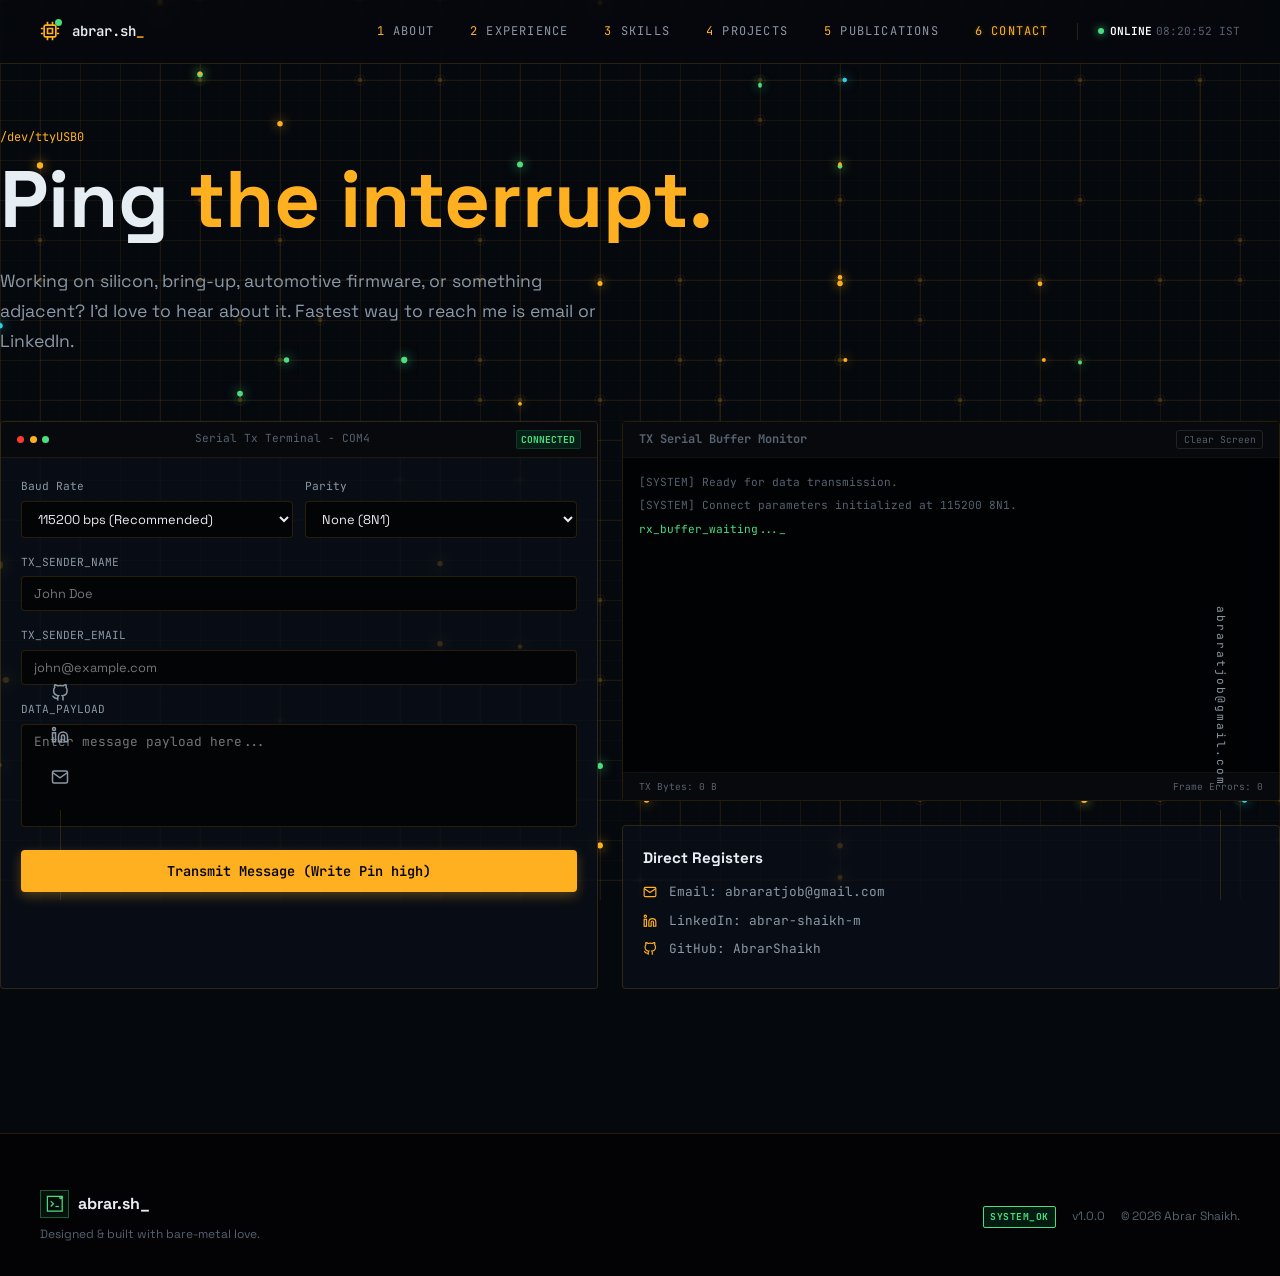
<file: contact.html>
<!DOCTYPE html>
<html lang="en">
<head>
    <meta charset="UTF-8">
    <meta name="viewport" content="width=device-width, initial-scale=1.0">
    <title>Contact Info | Abrar Shaikh</title>
    <!-- Google Fonts -->
    <link href="https://fonts.googleapis.com/css2?family=JetBrains+Mono:wght@300;400;500;600;700&family=Space+Grotesk:wght@300;400;500;600;700&display=swap" rel="stylesheet">
    <link rel="stylesheet" href="styles.css">
</head>
<body class="dark-theme">
    <!-- Full-Screen Background -->
    <canvas id="background-canvas"></canvas>
    <div class="grid-overlay"></div>
    <div class="pcb-grid-fine"></div>

    <!-- Status Bar -->
    <div class="status-bar">
        <div class="status-left">
            <span class="pulse-led green"></span>
            <span>SYSTEM STATUS: RUNNING (CORE_VERIFY_OK)</span>
        </div>
        <div class="status-right">
            <span>ARM_ARCH_CORTEX_V10A: ACTIVE</span>
        </div>
    </div>

    <!-- Pinned Side Panels (GitHub / LinkedIn / Email) -->
    <div class="social-side-panel left">
        <a href="https://github.com/AbrarShaikh" target="_blank" rel="noopener noreferrer" title="GitHub">
            <svg viewBox="0 0 24 24" fill="none" stroke="currentColor" stroke-width="2"><path d="M9 19c-5 1.5-5-2.5-7-3m14 6v-3.87a3.37 3.37 0 0 0-.94-2.61c3.14-.35 6.44-1.54 6.44-7A5.44 5.44 0 0 0 20 4.77 5.07 5.07 0 0 0 19.91 1S18.73.65 16 2.48a13.38 13.38 0 0 0-7 0C6.27.65 5.09 1 5.09 1A5.07 5.07 0 0 0 5 4.77a5.44 5.44 0 0 0-1.5 3.78c0 5.42 3.3 6.61 6.44 7A3.37 3.37 0 0 0 9 18.13V22"></path></svg>
        </a>
        <a href="https://www.linkedin.com/in/abrar-shaikh-m/" target="_blank" rel="noopener noreferrer" title="LinkedIn">
            <svg viewBox="0 0 24 24" fill="none" stroke="currentColor" stroke-width="2"><path d="M16 8a6 6 0 0 1 6 6v7h-4v-7a2 2 0 0 0-2-2 2 2 0 0 0-2 2v7h-4v-7a6 6 0 0 1 6-6z"></path><rect x="2" y="9" width="4" height="12"></rect><circle cx="4" cy="4" r="2"></circle></svg>
        </a>
        <a href="mailto:abraratjob@gmail.com" title="Email">
            <svg viewBox="0 0 24 24" fill="none" stroke="currentColor" stroke-width="2"><path d="M4 4h16c1.1 0 2 .9 2 2v12c0 1.1-.9 2-2 2H4c-1.1 0-2-.9-2-2V6c0-1.1.9-2 2-2z"></path><polyline points="22,6 12,13 2,6"></polyline></svg>
        </a>
        <div class="vertical-line"></div>
    </div>
    <div class="social-side-panel right">
        <a href="mailto:abraratjob@gmail.com" class="vertical-text">abraratjob@gmail.com</a>
        <div class="vertical-line"></div>
    </div>

    <!-- Sticky Navbar -->
    <header class="navbar">
        <div class="nav-container">
            <a href="index.html" class="nav-logo">
                <span class="logo-icon-wrap">
                    <svg class="logo-icon" width="20" height="20" viewBox="0 0 24 24" fill="none" stroke="currentColor" stroke-width="2" style="color: var(--accent-gold);">
                        <rect x="5" y="5" width="14" height="14" rx="2"></rect>
                        <path d="M9 9h6v6H9z"></path>
                        <path d="M9 1v4M15 1v4M9 19v4M15 19v4M20 9h3M20 15h3M1 9h3M1 15h3"></path>
                    </svg>
                </span>
                <span>abrar.sh<span class="underscore-blink">_</span></span>
            </a>
            
            <nav class="nav-links">
                <a href="about.html"><span class="nav-num">1</span> ABOUT</a>
                <a href="experience.html"><span class="nav-num">2</span> EXPERIENCE</a>
                <a href="skills.html"><span class="nav-num">3</span> SKILLS</a>
                <a href="projects.html"><span class="nav-num">4</span> PROJECTS</a>
                <a href="publications.html"><span class="nav-num">5</span> PUBLICATIONS</a>
                <a href="contact.html" class="active"><span class="nav-num">6</span> CONTACT</a>
                <div class="nav-status">
                    <span class="pulse-led green" style="width:6px; height:6px;"></span>
                    <span style="font-weight:600; color: #ffffff;">ONLINE</span>
                </div>
                <span class="nav-clock" id="nav-clock">00:00:00 IST</span>
            </nav>

            <button class="mobile-menu-toggle" id="mobile-toggle" aria-label="Toggle Menu">
                <span></span>
                <span></span>
                <span></span>
            </button>
        </div>
    </header>

    <!-- Mobile Navigation Drawer -->
    <div class="mobile-drawer" id="mobile-drawer">
        <nav class="mobile-nav-links">
            <a href="about.html"><span class="nav-num">1</span> ABOUT</a>
            <a href="experience.html"><span class="nav-num">2</span> EXPERIENCE</a>
            <a href="skills.html"><span class="nav-num">3</span> SKILLS</a>
            <a href="projects.html"><span class="nav-num">4</span> PROJECTS</a>
            <a href="publications.html"><span class="nav-num">5</span> PUBLICATIONS</a>
            <a href="contact.html" class="active"><span class="nav-num">6</span> CONTACT</a>
        </nav>
    </div>

    <!-- Main Content -->
    <main class="container section-padding">
        <div class="contact-hero">
            <span class="page-tag">/dev/ttyUSB0</span>
            <h1 class="contact-title">Ping <span class="contact-highlight">the interrupt.</span></h1>
            <p class="contact-subtitle">Working on silicon, bring-up, automotive firmware, or something adjacent? I'd love to hear about it. Fastest way to reach me is email or LinkedIn.</p>
        </div>

        <div class="contact-grid">
            <!-- Serial form panel -->
            <div class="serial-console-card">
                <div class="console-tab-header">
                    <div class="console-dot-group">
                        <span class="dot red"></span>
                        <span class="dot yellow"></span>
                        <span class="dot green"></span>
                    </div>
                    <span class="console-tab-title">Serial Tx Terminal - COM4</span>
                    <span class="connection-status connected">CONNECTED</span>
                </div>
                <form id="contact-form" class="serial-form">
                    <div class="form-settings-row">
                        <div class="settings-col">
                            <label for="baud-select">Baud Rate</label>
                            <select id="baud-select" class="console-select">
                                <option value="115200">115200 bps (Recommended)</option>
                                <option value="9600">9600 bps</option>
                            </select>
                        </div>
                        <div class="settings-col">
                            <label for="parity-select">Parity</label>
                            <select id="parity-select" class="console-select">
                                <option value="none">None (8N1)</option>
                                <option value="even">Even (8E1)</option>
                            </select>
                        </div>
                    </div>

                    <div class="form-group">
                        <label for="sender-name">TX_SENDER_NAME</label>
                        <input type="text" id="sender-name" placeholder="John Doe" required class="console-input">
                    </div>

                    <div class="form-group">
                        <label for="sender-email">TX_SENDER_EMAIL</label>
                        <input type="email" id="sender-email" placeholder="john@example.com" required class="console-input">
                    </div>

                    <div class="form-group">
                        <label for="message-payload">DATA_PAYLOAD</label>
                        <textarea id="message-payload" rows="5" placeholder="Enter message payload here..." required class="console-textarea"></textarea>
                    </div>

                    <button type="submit" class="btn btn-primary btn-console">
                        Transmit Message (Write Pin high)
                    </button>
                </form>
            </div>

            <!-- Serial monitor feedback monitor -->
            <div>
                <div class="serial-monitor-card">
                    <div class="monitor-header">
                        <h3>TX Serial Buffer Monitor</h3>
                        <button id="clear-monitor" class="btn-clear-mon" title="Clear Buffer">Clear Screen</button>
                    </div>
                    <div class="monitor-body" id="monitor-output">
                        <div class="monitor-line system">[SYSTEM] Ready for data transmission.</div>
                        <div class="monitor-line system">[SYSTEM] Connect parameters initialized at 115200 8N1.</div>
                        <div class="monitor-line cursor-line">rx_buffer_waiting...<span class="cursor">_</span></div>
                    </div>
                    <div class="monitor-footer">
                        <span>TX Bytes: <span id="tx-bytes">0</span> B</span>
                        <span>Frame Errors: 0</span>
                    </div>
                </div>

                <!-- Contact details list cards -->
                <div class="contact-info-list">
                    <h3>Direct Registers</h3>
                    <div class="contact-info-item">
                        <svg viewBox="0 0 24 24" fill="none" stroke="currentColor" stroke-width="2"><path d="M4 4h16c1.1 0 2 .9 2 2v12c0 1.1-.9 2-2 2H4c-1.1 0-2-.9-2-2V6c0-1.1.9-2 2-2z"></path><polyline points="22,6 12,13 2,6"></polyline></svg>
                        <span>Email: <a href="mailto:abraratjob@gmail.com">abraratjob@gmail.com</a></span>
                    </div>
                    <div class="contact-info-item">
                        <svg viewBox="0 0 24 24" fill="none" stroke="currentColor" stroke-width="2"><path d="M16 8a6 6 0 0 1 6 6v7h-4v-7a2 2 0 0 0-2-2 2 2 0 0 0-2 2v7h-4v-7a6 6 0 0 1 6-6z"></path><rect x="2" y="9" width="4" height="12"></rect><circle cx="4" cy="4" r="2"></circle></svg>
                        <span>LinkedIn: <a href="https://www.linkedin.com/in/abrar-shaikh-m/" target="_blank" rel="noopener noreferrer">abrar-shaikh-m</a></span>
                    </div>
                    <div class="contact-info-item">
                        <svg viewBox="0 0 24 24" fill="none" stroke="currentColor" stroke-width="2"><path d="M9 19c-5 1.5-5-2.5-7-3m14 6v-3.87a3.37 3.37 0 0 0-.94-2.61c3.14-.35 6.44-1.54 6.44-7A5.44 5.44 0 0 0 20 4.77 5.07 5.07 0 0 0 19.91 1S18.73.65 16 2.48a13.38 13.38 0 0 0-7 0C6.27.65 5.09 1 5.09 1A5.07 5.07 0 0 0 5 4.77a5.44 5.44 0 0 0-1.5 3.78c0 5.42 3.3 6.61 6.44 7A3.37 3.37 0 0 0 9 18.13V22"></path></svg>
                        <span>GitHub: <a href="https://github.com/AbrarShaikh" target="_blank" rel="noopener noreferrer">AbrarShaikh</a></span>
                    </div>
                </div>
            </div>
        </div>
    </main>

    <!-- Footer -->
    <footer class="site-footer">
        <div class="container footer-container">
            <div>
                <div class="footer-brand">
                    <span class="footer-shell-mark" aria-hidden="true">
                        <svg viewBox="0 0 32 32" fill="none" stroke="currentColor" stroke-width="1.8">
                            <path class="shell-frame" d="M5 5h22v22H5z"></path>
                            <path class="shell-prompt" d="m10 12 4 4-4 4"></path>
                            <path class="shell-cursor" d="M17 20h5"></path>
                            <circle class="shell-signal" cx="25" cy="7" r="1.5"></circle>
                        </svg>
                    </span>
                    <span class="footer-logo">abrar.sh_</span>
                </div>
                <p style="margin-top: 0.25rem;">Designed & built with bare-metal love.</p>
            </div>
            <div class="footer-status-group">
                <span class="footer-status-badge">SYSTEM_OK</span>
                <span>v1.0.0</span>
                <p>&copy; 2026 Abrar Shaikh.</p>
            </div>
        </div>
    </footer>

    <!-- Scripts -->
    <script src="app.js"></script>
</body>
</html>
</file>
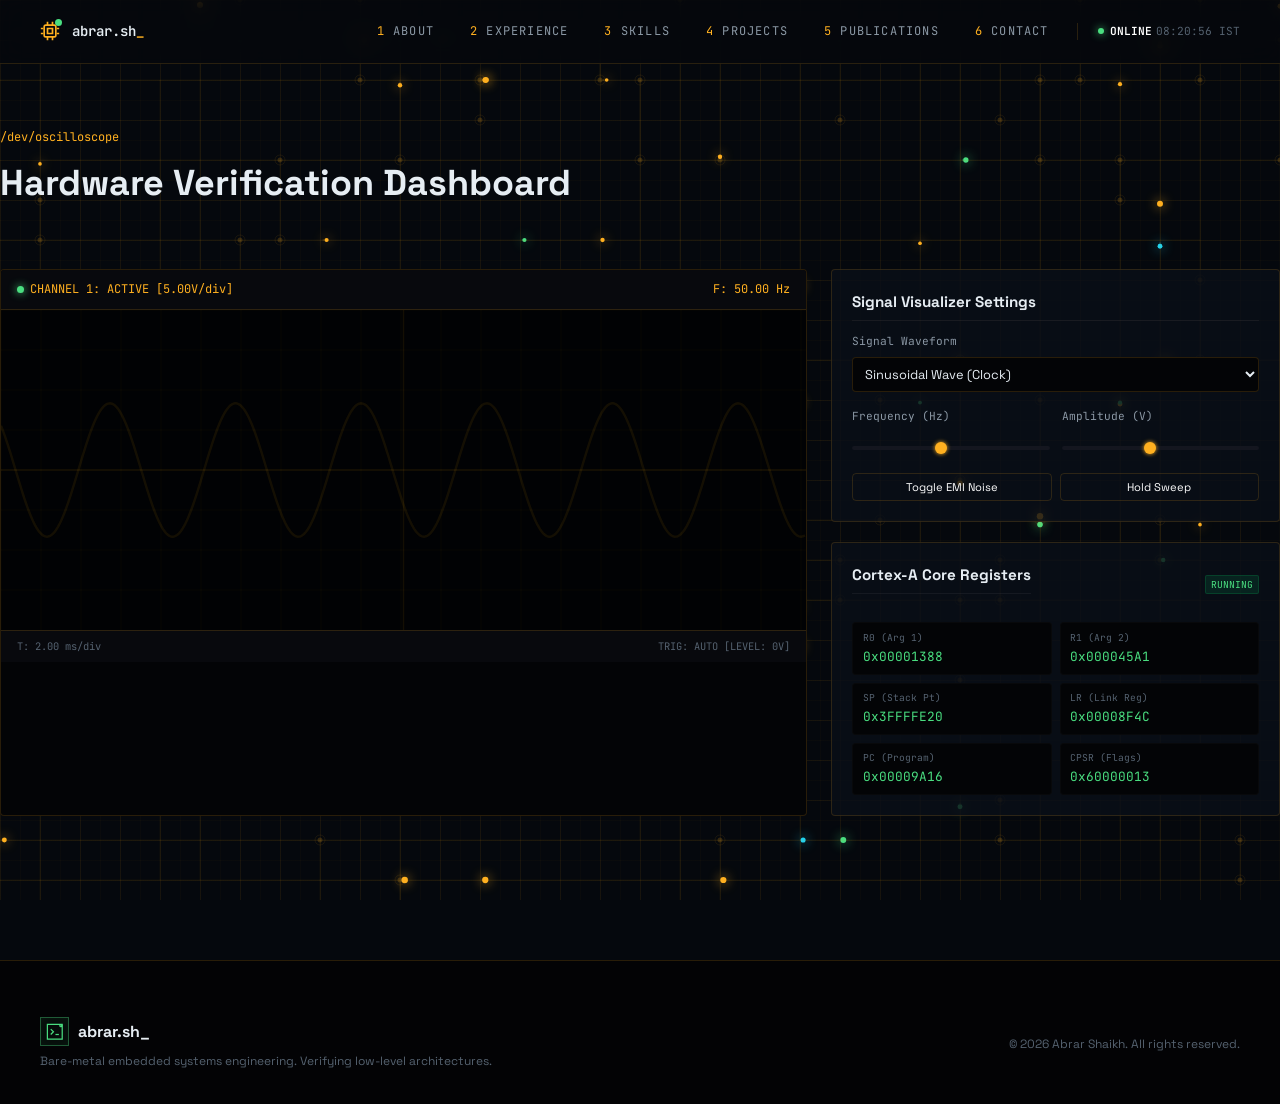
<file: dashboard.html>
<!DOCTYPE html>
<html lang="en">
<head>
    <meta charset="UTF-8">
    <meta name="viewport" content="width=device-width, initial-scale=1.0">
    <title>Hardware Dashboard | Abrar Shaikh</title>
    <!-- Google Fonts -->
    <link href="https://fonts.googleapis.com/css2?family=JetBrains+Mono:wght@300;400;500;600;700&family=Space+Grotesk:wght@300;400;500;600;700&display=swap" rel="stylesheet">
    <link rel="stylesheet" href="styles.css">
</head>
<body class="dark-theme">
    <!-- Full-Screen Background -->
    <canvas id="background-canvas"></canvas>
    <div class="grid-overlay"></div>
    <div class="pcb-grid-fine"></div>

    <!-- Status Bar -->
    <div class="status-bar">
        <div class="status-left">
            <span class="pulse-led green"></span>
            <span>SYSTEM STATUS: RUNNING (CORE_VERIFY_OK)</span>
        </div>
        <div class="status-right">
            <span>ARM_ARCH_CORTEX_V10A: ACTIVE</span>
        </div>
    </div>

    <!-- Sticky Navbar -->
    <header class="navbar">
        <div class="nav-container">
            <a href="index.html" class="nav-logo">
                <span class="logo-icon-wrap">
                    <svg class="logo-icon" width="20" height="20" viewBox="0 0 24 24" fill="none" stroke="currentColor" stroke-width="2" style="color: var(--accent-gold);">
                        <rect x="5" y="5" width="14" height="14" rx="2"></rect>
                        <path d="M9 9h6v6H9z"></path>
                        <path d="M9 1v4M15 1v4M9 19v4M15 19v4M20 9h3M20 15h3M1 9h3M1 15h3"></path>
                    </svg>
                </span>
                <span>abrar.sh<span class="underscore-blink">_</span></span>
            </a>
            
            <nav class="nav-links">
                <a href="index.html"><span class="nav-num">1</span> ABOUT</a>
                <a href="experience.html"><span class="nav-num">2</span> EXPERIENCE</a>
                <a href="skills.html"><span class="nav-num">3</span> SKILLS</a>
                <a href="projects.html"><span class="nav-num">4</span> PROJECTS</a>
                <a href="publications.html"><span class="nav-num">5</span> PUBLICATIONS</a>
                <a href="contact.html"><span class="nav-num">6</span> CONTACT</a>
                <div class="nav-status">
                    <span class="pulse-led green" style="width:6px; height:6px;"></span>
                    <span style="font-weight:600; color: #ffffff;">ONLINE</span>
                </div>
                <span class="nav-clock" id="nav-clock">00:00:00 IST</span>
            </nav>

            <button class="mobile-menu-toggle" id="mobile-toggle" aria-label="Toggle Menu">
                <span></span>
                <span></span>
                <span></span>
            </button>
        </div>
    </header>

    <!-- Mobile Navigation Drawer -->
    <div class="mobile-drawer" id="mobile-drawer">
        <nav class="mobile-nav-links">
            <a href="index.html"><span class="nav-num">1</span> ABOUT</a>
            <a href="experience.html"><span class="nav-num">2</span> EXPERIENCE</a>
            <a href="skills.html"><span class="nav-num">3</span> SKILLS</a>
            <a href="projects.html"><span class="nav-num">4</span> PROJECTS</a>
            <a href="publications.html"><span class="nav-num">5</span> PUBLICATIONS</a>
            <a href="contact.html"><span class="nav-num">6</span> CONTACT</a>
        </nav>
    </div>

    <!-- Main Content -->
    <main class="container section-padding">
        <div class="page-header">
            <span class="page-tag">/dev/oscilloscope</span>
            <h1 class="page-title">Hardware Verification Dashboard</h1>
        </div>

        <div class="dashboard-grid">
            <!-- Oscilloscope Screen Card -->
            <div class="oscilloscope-card">
                <div class="scope-header">
                    <div class="scope-status">
                        <span class="pulse-led green"></span>
                        <span class="scope-status-text">CHANNEL 1: ACTIVE [5.00V/div]</span>
                    </div>
                    <span class="scope-freq-display" id="freq-readout">F: 50.00 Hz</span>
                </div>
                
                <!-- Canvas -->
                <div class="canvas-container">
                    <canvas id="oscilloscope-canvas"></canvas>
                </div>

                <div class="scope-footer">
                    <span>T: 2.00 ms/div</span>
                    <span>TRIG: AUTO [LEVEL: 0V]</span>
                </div>
            </div>

            <!-- Controls sidebar -->
            <div class="dashboard-sidebar">
                <!-- Waveform Controls -->
                <div class="control-panel">
                    <h3>Signal Visualizer Settings</h3>
                    
                    <div class="control-group">
                        <label for="wave-select">Signal Waveform</label>
                        <select id="wave-select" class="scope-select">
                            <option value="sine">Sinusoidal Wave (Clock)</option>
                            <option value="square">Square Wave (PWM / UART Rx)</option>
                            <option value="triangle">Triangular Wave (ADC Input)</option>
                            <option value="noisy">Noisy Signal (EMI interference)</option>
                        </select>
                    </div>

                    <div class="control-row">
                        <div class="control-group">
                            <label for="freq-slider">Frequency (Hz)</label>
                            <input type="range" id="freq-slider" min="10" max="100" value="50" class="scope-slider">
                        </div>
                        <div class="control-group">
                            <label for="amp-slider">Amplitude (V)</label>
                            <input type="range" id="amp-slider" min="1" max="10" value="5" class="scope-slider">
                        </div>
                    </div>

                    <div class="control-actions">
                        <button id="noise-toggle" class="btn btn-secondary btn-small">Toggle EMI Noise</button>
                        <button id="freeze-toggle" class="btn btn-secondary btn-small">Hold Sweep</button>
                    </div>
                </div>

                <!-- Real-time Registers Simulation -->
                <div class="register-panel">
                    <div class="register-header">
                        <h3>Cortex-A Core Registers</h3>
                        <span class="register-state">RUNNING</span>
                    </div>
                    <div class="register-grid">
                        <div class="reg-item">
                            <span class="reg-name">R0 (Arg 1)</span>
                            <span class="reg-val" id="reg-r0">0x00000000</span>
                        </div>
                        <div class="reg-item">
                            <span class="reg-name">R1 (Arg 2)</span>
                            <span class="reg-val" id="reg-r1">0x000045A1</span>
                        </div>
                        <div class="reg-item">
                            <span class="reg-name">SP (Stack Pt)</span>
                            <span class="reg-val" id="reg-sp">0x3FFFFE20</span>
                        </div>
                        <div class="reg-item">
                            <span class="reg-name">LR (Link Reg)</span>
                            <span class="reg-val" id="reg-lr">0x00008F4C</span>
                        </div>
                        <div class="reg-item">
                            <span class="reg-name">PC (Program)</span>
                            <span class="reg-val" id="reg-pc">0x00009A12</span>
                        </div>
                        <div class="reg-item">
                            <span class="reg-name">CPSR (Flags)</span>
                            <span class="reg-val" id="reg-cpsr">0x60000013</span>
                        </div>
                    </div>
                </div>
            </div>
        </div>
    </main>

    <!-- Footer -->
    <footer class="site-footer">
        <div class="container footer-container">
            <div>
                <div class="footer-brand">
                    <span class="footer-shell-mark" aria-hidden="true">
                        <svg viewBox="0 0 32 32" fill="none" stroke="currentColor" stroke-width="1.8">
                            <path class="shell-frame" d="M5 5h22v22H5z"></path>
                            <path class="shell-prompt" d="m10 12 4 4-4 4"></path>
                            <path class="shell-cursor" d="M17 20h5"></path>
                            <circle class="shell-signal" cx="25" cy="7" r="1.5"></circle>
                        </svg>
                    </span>
                    <span class="footer-logo">abrar.sh_</span>
                </div>
                <p style="margin-top: 0.25rem;">Bare-metal embedded systems engineering. Verifying low-level architectures.</p>
            </div>
            <div>
                <p>&copy; 2026 Abrar Shaikh. All rights reserved.</p>
            </div>
        </div>
    </footer>

    <!-- Scripts -->
    <script src="app.js"></script>
</body>
</html>
</file>
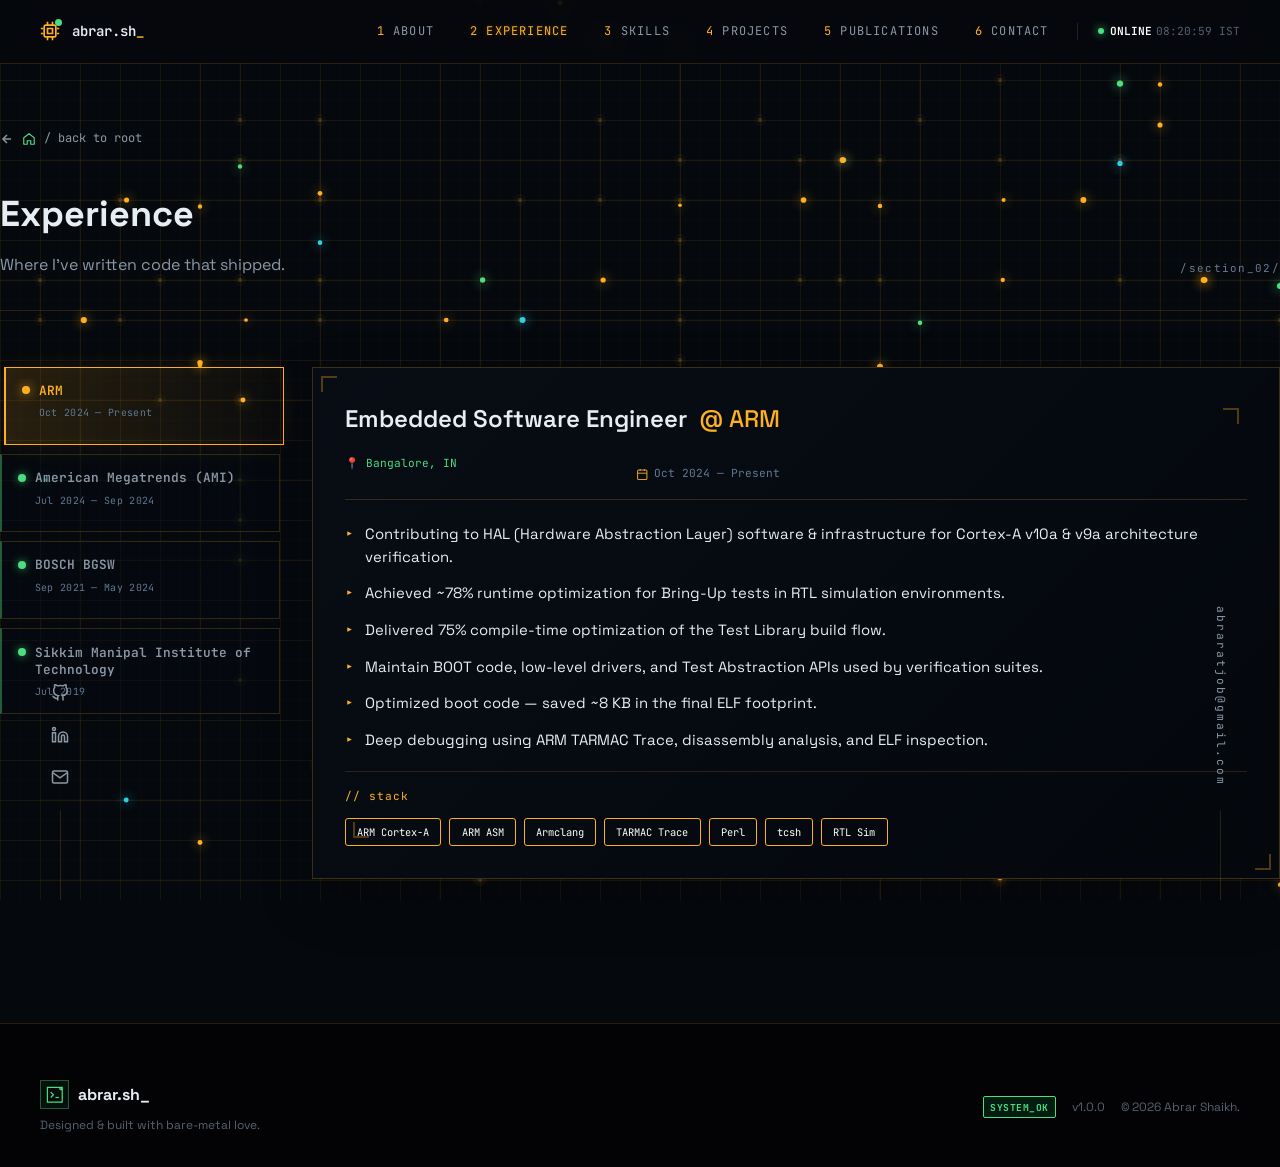
<file: experience.html>
<!DOCTYPE html>
<html lang="en">
<head>
    <meta charset="UTF-8">
    <meta name="viewport" content="width=device-width, initial-scale=1.0">
    <title>Work Experience | Abrar Shaikh</title>
    <!-- Google Fonts -->
    <link href="https://fonts.googleapis.com/css2?family=JetBrains+Mono:wght@300;400;500;600;700&family=Space+Grotesk:wght@300;400;500;600;700&display=swap" rel="stylesheet">
    <link rel="stylesheet" href="styles.css">
</head>
<body class="dark-theme">
    <!-- Full-Screen Background -->
    <canvas id="background-canvas"></canvas>
    <div class="grid-overlay"></div>
    <div class="pcb-grid-fine"></div>

    <!-- Status Bar -->
    <div class="status-bar">
        <div class="status-left">
            <span class="pulse-led green"></span>
            <span>SYSTEM STATUS: RUNNING (CORE_VERIFY_OK)</span>
        </div>
        <div class="status-right">
            <span>ARM_ARCH_CORTEX_V10A: ACTIVE</span>
        </div>
    </div>

    <!-- Pinned Side Panels (GitHub / LinkedIn / Email) -->
    <div class="social-side-panel left">
        <a href="https://github.com/AbrarShaikh" target="_blank" rel="noopener noreferrer" title="GitHub">
            <svg viewBox="0 0 24 24" fill="none" stroke="currentColor" stroke-width="2"><path d="M9 19c-5 1.5-5-2.5-7-3m14 6v-3.87a3.37 3.37 0 0 0-.94-2.61c3.14-.35 6.44-1.54 6.44-7A5.44 5.44 0 0 0 20 4.77 5.07 5.07 0 0 0 19.91 1S18.73.65 16 2.48a13.38 13.38 0 0 0-7 0C6.27.65 5.09 1 5.09 1A5.07 5.07 0 0 0 5 4.77a5.44 5.44 0 0 0-1.5 3.78c0 5.42 3.3 6.61 6.44 7A3.37 3.37 0 0 0 9 18.13V22"></path></svg>
        </a>
        <a href="https://www.linkedin.com/in/abrar-shaikh-m/" target="_blank" rel="noopener noreferrer" title="LinkedIn">
            <svg viewBox="0 0 24 24" fill="none" stroke="currentColor" stroke-width="2"><path d="M16 8a6 6 0 0 1 6 6v7h-4v-7a2 2 0 0 0-2-2 2 2 0 0 0-2 2v7h-4v-7a6 6 0 0 1 6-6z"></path><rect x="2" y="9" width="4" height="12"></rect><circle cx="4" cy="4" r="2"></circle></svg>
        </a>
        <a href="mailto:abraratjob@gmail.com" title="Email">
            <svg viewBox="0 0 24 24" fill="none" stroke="currentColor" stroke-width="2"><path d="M4 4h16c1.1 0 2 .9 2 2v12c0 1.1-.9 2-2 2H4c-1.1 0-2-.9-2-2V6c0-1.1.9-2 2-2z"></path><polyline points="22,6 12,13 2,6"></polyline></svg>
        </a>
        <div class="vertical-line"></div>
    </div>
    <div class="social-side-panel right">
        <a href="mailto:abraratjob@gmail.com" class="vertical-text">abraratjob@gmail.com</a>
        <div class="vertical-line"></div>
    </div>

    <!-- Sticky Navbar -->
    <header class="navbar">
        <div class="nav-container">
            <a href="index.html" class="nav-logo">
                <span class="logo-icon-wrap">
                    <svg class="logo-icon" width="20" height="20" viewBox="0 0 24 24" fill="none" stroke="currentColor" stroke-width="2" style="color: var(--accent-gold);">
                        <rect x="5" y="5" width="14" height="14" rx="2"></rect>
                        <path d="M9 9h6v6H9z"></path>
                        <path d="M9 1v4M15 1v4M9 19v4M15 19v4M20 9h3M20 15h3M1 9h3M1 15h3"></path>
                    </svg>
                </span>
                <span>abrar.sh<span class="underscore-blink">_</span></span>
            </a>
            
            <nav class="nav-links">
                <a href="about.html"><span class="nav-num">1</span> ABOUT</a>
                <a href="experience.html" class="active"><span class="nav-num">2</span> EXPERIENCE</a>
                <a href="skills.html"><span class="nav-num">3</span> SKILLS</a>
                <a href="projects.html"><span class="nav-num">4</span> PROJECTS</a>
                <a href="publications.html"><span class="nav-num">5</span> PUBLICATIONS</a>
                <a href="contact.html"><span class="nav-num">6</span> CONTACT</a>
                <div class="nav-status">
                    <span class="pulse-led green" style="width:6px; height:6px;"></span>
                    <span style="font-weight:600; color: #ffffff;">ONLINE</span>
                </div>
                <span class="nav-clock" id="nav-clock">00:00:00 IST</span>
            </nav>

            <button class="mobile-menu-toggle" id="mobile-toggle" aria-label="Toggle Menu">
                <span></span>
                <span></span>
                <span></span>
            </button>
        </div>
    </header>

    <!-- Mobile Navigation Drawer -->
    <div class="mobile-drawer" id="mobile-drawer">
        <nav class="mobile-nav-links">
            <a href="about.html"><span class="nav-num">1</span> ABOUT</a>
            <a href="experience.html" class="active"><span class="nav-num">2</span> EXPERIENCE</a>
            <a href="skills.html"><span class="nav-num">3</span> SKILLS</a>
            <a href="projects.html"><span class="nav-num">4</span> PROJECTS</a>
            <a href="publications.html"><span class="nav-num">5</span> PUBLICATIONS</a>
            <a href="contact.html"><span class="nav-num">6</span> CONTACT</a>
        </nav>
    </div>

    <!-- Main Content -->
    <main class="container section-padding">
        <!-- Back Link -->
        <div class="back-link-container">
            <a href="index.html" class="back-link">
                <!-- Arrow Left SVG -->
                <svg class="back-icon" width="14" height="14" viewBox="0 0 24 24" fill="none" stroke="currentColor" stroke-width="2.5"><line x1="19" y1="12" x2="5" y2="12"></line><polyline points="12 19 5 12 12 5"></polyline></svg>
                <svg class="back-home-icon" width="14" height="14" viewBox="0 0 24 24" fill="none" stroke="currentColor" stroke-width="2"><path d="m3 10 9-7 9 7v10a1 1 0 0 1-1 1h-5v-6H9v6H4a1 1 0 0 1-1-1z"></path></svg>
                <span>/ back to root</span>
            </a>
        </div>

        <div class="page-header experience-page-header">
            <div>
                <h1 class="page-title">Experience</h1>
                <p class="experience-lede">Where I’ve written code that shipped.</p>
            </div>
            <span class="experience-section-label">/section_02/</span>
        </div>

        <!-- Tabbed Experience Layout -->
        <div class="experience-layout">
            <!-- Left Tab Buttons -->
            <div class="exp-tabs-list" id="exp-tabs">
                <button class="exp-tab-btn active" data-company="arm" type="button" aria-controls="exp-details-arm" aria-selected="true">
                    <span class="exp-tab-company"><span class="exp-tab-dot"></span>ARM</span>
                    <span class="exp-tab-date">Oct 2024 — Present</span>
                </button>
                <button class="exp-tab-btn" data-company="ami" type="button" aria-controls="exp-details-ami" aria-selected="false">
                    <span class="exp-tab-company"><span class="exp-tab-dot"></span>American Megatrends (AMI)</span>
                    <span class="exp-tab-date">Jul 2024 — Sep 2024</span>
                </button>
                <button class="exp-tab-btn" data-company="bosch" type="button" aria-controls="exp-details-bosch" aria-selected="false">
                    <span class="exp-tab-company"><span class="exp-tab-dot"></span>BOSCH BGSW</span>
                    <span class="exp-tab-date">Sep 2021 — May 2024</span>
                </button>
                <button class="exp-tab-btn" data-company="research" type="button" aria-controls="exp-details-research" aria-selected="false">
                    <span class="exp-tab-company"><span class="exp-tab-dot"></span>Sikkim Manipal Institute of Technology</span>
                    <span class="exp-tab-date">Jul 2019</span>
                </button>
            </div>

            <!-- Right Details Panel -->
            <div class="exp-details-panel">
                <!-- ARM Details -->
                <div class="exp-details-content active" id="exp-details-arm">
                    <div class="timeline-header">
                        <div>
                            <h3 class="timeline-role">Embedded Software Engineer <span class="timeline-company">@ ARM</span></h3>
                            <div class="exp-meta-row">
                                <span class="timeline-loc">📍 Bangalore, IN</span>
                                <span class="timeline-date"><svg width="12" height="12" viewBox="0 0 24 24" fill="none" stroke="currentColor" stroke-width="2"><rect x="3" y="4" width="18" height="18" rx="2"/><line x1="16" y1="2" x2="16" y2="6"/><line x1="8" y1="2" x2="8" y2="6"/><line x1="3" y1="10" x2="21" y2="10"/></svg> Oct 2024 — Present</span>
                            </div>
                        </div>
                    </div>
                    <ul class="timeline-bullets">
                        <li>Contributing to HAL (Hardware Abstraction Layer) software & infrastructure for Cortex-A v10a & v9a architecture verification.</li>
                        <li>Achieved ~78% runtime optimization for Bring-Up tests in RTL simulation environments.</li>
                        <li>Delivered 75% compile-time optimization of the Test Library build flow.</li>
                        <li>Maintain BOOT code, low-level drivers, and Test Abstraction APIs used by verification suites.</li>
                        <li>Optimized boot code — saved ~8 KB in the final ELF footprint.</li>
                        <li>Deep debugging using ARM TARMAC Trace, disassembly analysis, and ELF inspection.</li>
                    </ul>
                    <div class="exp-stack">
                        <span class="exp-stack-label">// stack</span>
                        <div class="exp-stack-tags">
                            <span class="entry-tag">ARM Cortex-A</span>
                            <span class="entry-tag">ARM ASM</span>
                            <span class="entry-tag">Armclang</span>
                            <span class="entry-tag">TARMAC Trace</span>
                            <span class="entry-tag">Perl</span>
                            <span class="entry-tag">tcsh</span>
                            <span class="entry-tag">RTL Sim</span>
                        </div>
                    </div>
                </div>

                <!-- AMI Details -->
                <div class="exp-details-content" id="exp-details-ami">
                    <div class="timeline-header">
                        <div>
                            <h3 class="timeline-role">Senior Software Engineer <span class="timeline-company">@ American Megatrends (AMI)</span></h3>
                            <div class="exp-meta-row">
                                <span class="timeline-loc">📍 Remote</span>
                                <span class="timeline-date"><svg width="12" height="12" viewBox="0 0 24 24" fill="none" stroke="currentColor" stroke-width="2"><rect x="3" y="4" width="18" height="18" rx="2"/><line x1="16" y1="2" x2="16" y2="6"/><line x1="8" y1="2" x2="8" y2="6"/><line x1="3" y1="10" x2="21" y2="10"/></svg> Jul 2024 — Sep 2024</span>
                            </div>
                        </div>
                    </div>
                    <ul class="timeline-bullets">
                        <li>Worked on ARM Cortex-M based embedded Linux systems with Yocto BSP.</li>
                        <li>Contributed to firmware infrastructure and build system tooling.</li>
                        <li>Version-controlled with Git; task-tracked via JIRA in an agile cadence.</li>
                    </ul>
                    <div class="exp-stack">
                        <span class="exp-stack-label">// stack</span>
                        <div class="exp-stack-tags">
                            <span class="entry-tag">ARM Cortex-M</span>
                            <span class="entry-tag">Embedded Linux</span>
                            <span class="entry-tag">Yocto BSP</span>
                            <span class="entry-tag">Git</span>
                            <span class="entry-tag">JIRA</span>
                        </div>
                    </div>
                </div>

                <!-- BOSCH Details -->
                <div class="exp-details-content" id="exp-details-bosch">
                    <div class="timeline-header">
                        <div>
                            <h3 class="timeline-role">Software Engineer <span class="timeline-company">@ BOSCH BGSW</span></h3>
                            <div class="exp-meta-row">
                                <span class="timeline-loc">📍 Bangalore, IN</span>
                                <span class="timeline-date"><svg width="12" height="12" viewBox="0 0 24 24" fill="none" stroke="currentColor" stroke-width="2"><rect x="3" y="4" width="18" height="18" rx="2"/><line x1="16" y1="2" x2="16" y2="6"/><line x1="8" y1="2" x2="8" y2="6"/><line x1="3" y1="10" x2="21" y2="10"/></svg> Sep 2021 — May 2024</span>
                            </div>
                        </div>
                    </div>
                    <ul class="timeline-bullets">
                        <li>Owned embedded application SW for Exhaust-gas NOx measurement with Sensor Controller Unit (NXP S12Z 16-bit MCU).</li>
                        <li>Developed End-of-Line (EOL) production software and BSW layers — MCAL and CDD.</li>
                        <li>Enforced MISRA-C compliance using QAC static analyser; contributed to V-model stages under ASPICE.</li>
                        <li>Performed HIL testing, verification and validation using XCP and UDS protocols.</li>
                        <li>Automated 100+ hours of manual test effort through CAPL / CANoe test frameworks.</li>
                    </ul>
                    <div class="exp-stack">
                        <span class="exp-stack-label">// stack</span>
                        <div class="exp-stack-tags">
                            <span class="entry-tag">NXP S12Z MCU</span>
                            <span class="entry-tag">MISRA-C</span>
                            <span class="entry-tag">QAC</span>
                            <span class="entry-tag">ASPICE</span>
                            <span class="entry-tag">HIL Testing</span>
                            <span class="entry-tag">XCP</span>
                            <span class="entry-tag">UDS</span>
                            <span class="entry-tag">CAPL</span>
                            <span class="entry-tag">CANoe</span>
                        </div>
                    </div>
                </div>

                <!-- Research Details -->
                <div class="exp-details-content" id="exp-details-research">
                    <div class="timeline-header">
                        <div>
                            <h3 class="timeline-role">Academic Researcher <span class="timeline-company">@ Sikkim Manipal Institute of Technology</span></h3>
                            <div class="exp-meta-row">
                                <span class="timeline-loc">📍 Sikkim, IN</span>
                                <span class="timeline-date"><svg width="12" height="12" viewBox="0 0 24 24" fill="none" stroke="currentColor" stroke-width="2"><rect x="3" y="4" width="18" height="18" rx="2"/><line x1="16" y1="2" x2="16" y2="6"/><line x1="8" y1="2" x2="8" y2="6"/><line x1="3" y1="10" x2="21" y2="10"/></svg> Jul 2019</span>
                            </div>
                        </div>
                    </div>
                    <ul class="timeline-bullets">
                        <li>Research on Advanced Optimization Techniques — Integrated Fuzzy-COPRAS methodology for multi-criteria decision-making algorithms.</li>
                        <li>Publication: Taylor & Francis.</li>
                    </ul>
                    <div class="exp-stack">
                        <span class="exp-stack-label">// stack</span>
                        <div class="exp-stack-tags">
                            <span class="entry-tag">Fuzzy-COPRAS</span>
                            <span class="entry-tag">Mathematics</span>
                            <span class="entry-tag">Decision Support</span>
                        </div>
                    </div>
                </div>
            </div>
        </div>
    </main>

    <!-- Footer -->
    <footer class="site-footer">
        <div class="container footer-container">
            <div>
                <div class="footer-brand">
                    <span class="footer-shell-mark" aria-hidden="true">
                        <svg viewBox="0 0 32 32" fill="none" stroke="currentColor" stroke-width="1.8">
                            <path class="shell-frame" d="M5 5h22v22H5z"></path>
                            <path class="shell-prompt" d="m10 12 4 4-4 4"></path>
                            <path class="shell-cursor" d="M17 20h5"></path>
                            <circle class="shell-signal" cx="25" cy="7" r="1.5"></circle>
                        </svg>
                    </span>
                    <span class="footer-logo">abrar.sh_</span>
                </div>
                <p style="margin-top: 0.25rem;">Designed & built with bare-metal love.</p>
            </div>
            <div class="footer-status-group">
                <span class="footer-status-badge">SYSTEM_OK</span>
                <span>v1.0.0</span>
                <p>&copy; 2026 Abrar Shaikh.</p>
            </div>
        </div>
    </footer>

    <!-- Scripts -->
    <script src="app.js"></script>
</body>
</html>
</file>
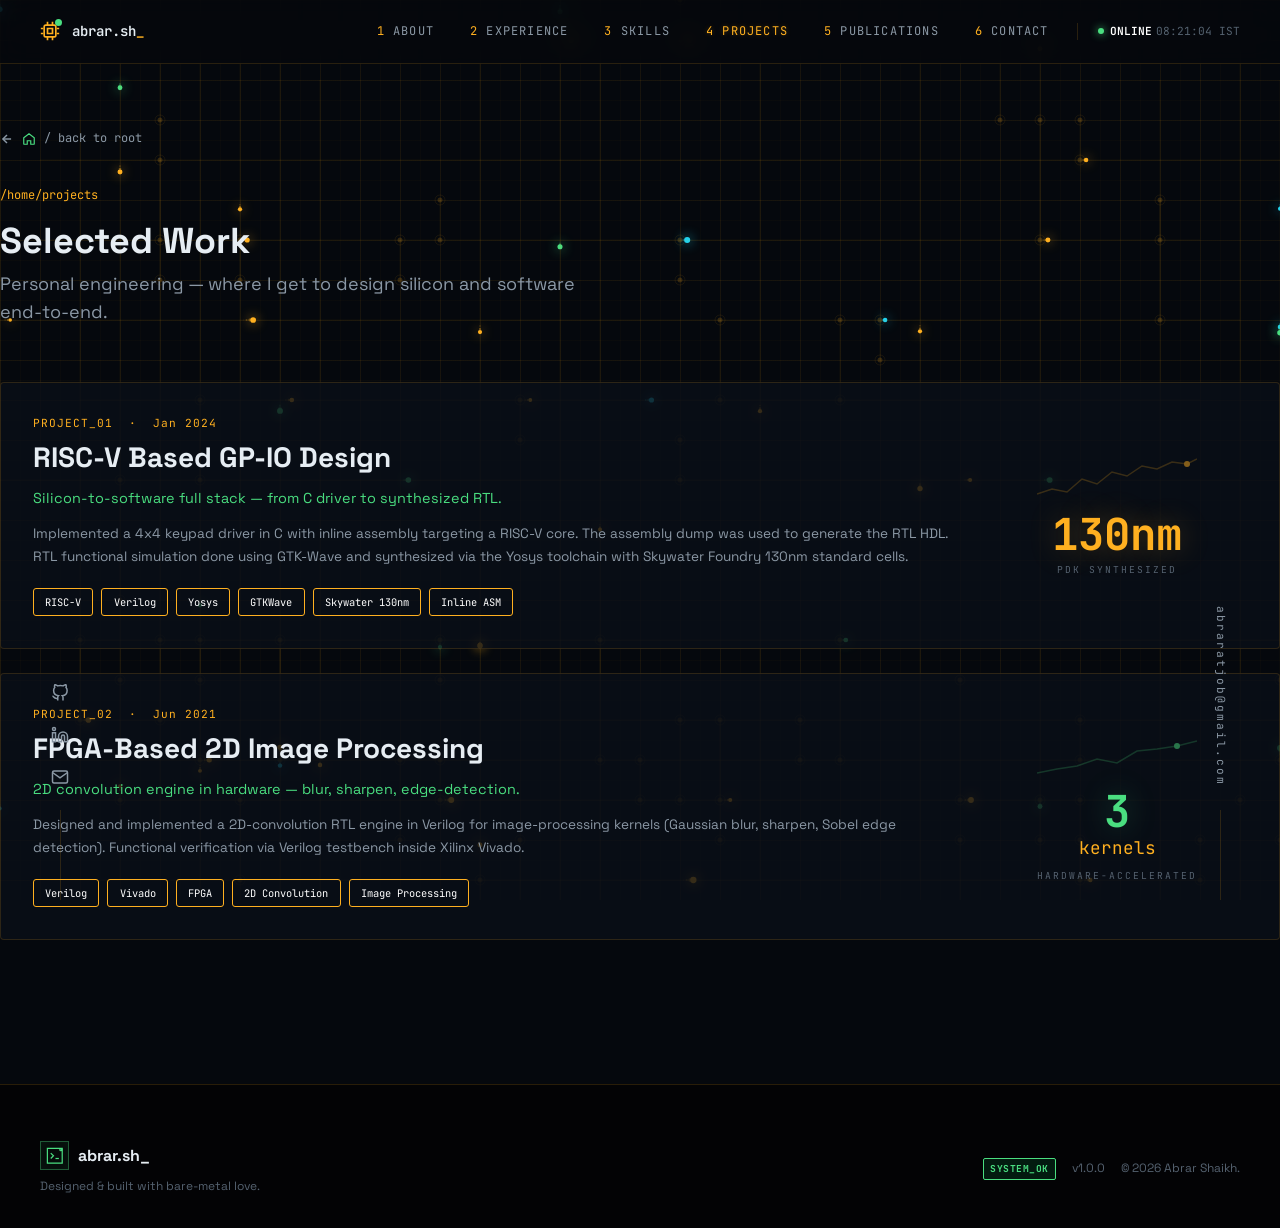
<file: projects.html>
<!DOCTYPE html>
<html lang="en">
<head>
    <meta charset="UTF-8">
    <meta name="viewport" content="width=device-width, initial-scale=1.0">
    <title>Personal Projects | Abrar Shaikh</title>
    <!-- Google Fonts -->
    <link href="https://fonts.googleapis.com/css2?family=JetBrains+Mono:wght@300;400;500;600;700&family=Space+Grotesk:wght@300;400;500;600;700&display=swap" rel="stylesheet">
    <link rel="stylesheet" href="styles.css">
</head>
<body class="dark-theme">
    <!-- Full-Screen Background -->
    <canvas id="background-canvas"></canvas>
    <div class="grid-overlay"></div>
    <div class="pcb-grid-fine"></div>

    <!-- Status Bar -->
    <div class="status-bar">
        <div class="status-left">
            <span class="pulse-led green"></span>
            <span>SYSTEM STATUS: RUNNING (CORE_VERIFY_OK)</span>
        </div>
        <div class="status-right">
            <span>ARM_ARCH_CORTEX_V10A: ACTIVE</span>
        </div>
    </div>

    <!-- Pinned Side Panels (GitHub / LinkedIn / Email) -->
    <div class="social-side-panel left">
        <a href="https://github.com/AbrarShaikh" target="_blank" rel="noopener noreferrer" title="GitHub">
            <svg viewBox="0 0 24 24" fill="none" stroke="currentColor" stroke-width="2"><path d="M9 19c-5 1.5-5-2.5-7-3m14 6v-3.87a3.37 3.37 0 0 0-.94-2.61c3.14-.35 6.44-1.54 6.44-7A5.44 5.44 0 0 0 20 4.77 5.07 5.07 0 0 0 19.91 1S18.73.65 16 2.48a13.38 13.38 0 0 0-7 0C6.27.65 5.09 1 5.09 1A5.07 5.07 0 0 0 5 4.77a5.44 5.44 0 0 0-1.5 3.78c0 5.42 3.3 6.61 6.44 7A3.37 3.37 0 0 0 9 18.13V22"></path></svg>
        </a>
        <a href="https://www.linkedin.com/in/abrar-shaikh-m/" target="_blank" rel="noopener noreferrer" title="LinkedIn">
            <svg viewBox="0 0 24 24" fill="none" stroke="currentColor" stroke-width="2"><path d="M16 8a6 6 0 0 1 6 6v7h-4v-7a2 2 0 0 0-2-2 2 2 0 0 0-2 2v7h-4v-7a6 6 0 0 1 6-6z"></path><rect x="2" y="9" width="4" height="12"></rect><circle cx="4" cy="4" r="2"></circle></svg>
        </a>
        <a href="mailto:abraratjob@gmail.com" title="Email">
            <svg viewBox="0 0 24 24" fill="none" stroke="currentColor" stroke-width="2"><path d="M4 4h16c1.1 0 2 .9 2 2v12c0 1.1-.9 2-2 2H4c-1.1 0-2-.9-2-2V6c0-1.1.9-2 2-2z"></path><polyline points="22,6 12,13 2,6"></polyline></svg>
        </a>
        <div class="vertical-line"></div>
    </div>
    <div class="social-side-panel right">
        <a href="mailto:abraratjob@gmail.com" class="vertical-text">abraratjob@gmail.com</a>
        <div class="vertical-line"></div>
    </div>

    <!-- Sticky Navbar -->
    <header class="navbar">
        <div class="nav-container">
            <a href="index.html" class="nav-logo">
                <span class="logo-icon-wrap">
                    <svg class="logo-icon" width="20" height="20" viewBox="0 0 24 24" fill="none" stroke="currentColor" stroke-width="2" style="color: var(--accent-gold);">
                        <rect x="5" y="5" width="14" height="14" rx="2"></rect>
                        <path d="M9 9h6v6H9z"></path>
                        <path d="M9 1v4M15 1v4M9 19v4M15 19v4M20 9h3M20 15h3M1 9h3M1 15h3"></path>
                    </svg>
                </span>
                <span>abrar.sh<span class="underscore-blink">_</span></span>
            </a>
            
            <nav class="nav-links">
                <a href="about.html"><span class="nav-num">1</span> ABOUT</a>
                <a href="experience.html"><span class="nav-num">2</span> EXPERIENCE</a>
                <a href="skills.html"><span class="nav-num">3</span> SKILLS</a>
                <a href="projects.html" class="active"><span class="nav-num">4</span> PROJECTS</a>
                <a href="publications.html"><span class="nav-num">5</span> PUBLICATIONS</a>
                <a href="contact.html"><span class="nav-num">6</span> CONTACT</a>
                <div class="nav-status">
                    <span class="pulse-led green" style="width:6px; height:6px;"></span>
                    <span style="font-weight:600; color: #ffffff;">ONLINE</span>
                </div>
                <span class="nav-clock" id="nav-clock">00:00:00 IST</span>
            </nav>

            <button class="mobile-menu-toggle" id="mobile-toggle" aria-label="Toggle Menu">
                <span></span>
                <span></span>
                <span></span>
            </button>
        </div>
    </header>

    <!-- Mobile Navigation Drawer -->
    <div class="mobile-drawer" id="mobile-drawer">
        <nav class="mobile-nav-links">
            <a href="about.html"><span class="nav-num">1</span> ABOUT</a>
            <a href="experience.html"><span class="nav-num">2</span> EXPERIENCE</a>
            <a href="skills.html"><span class="nav-num">3</span> SKILLS</a>
            <a href="projects.html" class="active"><span class="nav-num">4</span> PROJECTS</a>
            <a href="publications.html"><span class="nav-num">5</span> PUBLICATIONS</a>
            <a href="contact.html"><span class="nav-num">6</span> CONTACT</a>
        </nav>
    </div>

    <!-- Main Content -->
    <main class="container section-padding">
        <!-- Back Link -->
        <div class="back-link-container">
            <a href="index.html" class="back-link">
                <svg class="back-icon" width="14" height="14" viewBox="0 0 24 24" fill="none" stroke="currentColor" stroke-width="2.5"><line x1="19" y1="12" x2="5" y2="12"></line><polyline points="12 19 5 12 12 5"></polyline></svg>
                <svg class="back-home-icon" width="14" height="14" viewBox="0 0 24 24" fill="none" stroke="currentColor" stroke-width="2"><path d="m3 10 9-7 9 7v10a1 1 0 0 1-1 1h-5v-6H9v6H4a1 1 0 0 1-1-1z"></path></svg>
                <span>/ back to root</span>
            </a>
        </div>

        <div class="page-header">
            <span class="page-tag">/home/projects</span>
            <h1 class="page-title">Selected Work</h1>
            <p class="profile-subtext" style="margin-bottom:0;">Personal engineering — where I get to design silicon and software end-to-end.</p>
        </div>

        <div class="entries-list">
            <!-- Project 1: RISC-V -->
            <div class="entry-card">
                <div class="entry-left">
                    <span class="entry-label">PROJECT_01 &nbsp;·&nbsp; Jan 2024</span>
                    <a href="https://github.com/AbrarShaikh/RISC-V-Design" target="_blank" rel="noopener noreferrer" class="entry-title-link">
                        <h2 class="entry-title">RISC-V Based GP-IO Design</h2>
                        <svg class="entry-link-icon" viewBox="0 0 24 24" fill="none" stroke="currentColor" stroke-width="2"><path d="M18 13v6a2 2 0 0 1-2 2H5a2 2 0 0 1-2-2V8a2 2 0 0 1 2-2h6"></path><polyline points="15 3 21 3 21 9"></polyline><line x1="10" y1="14" x2="21" y2="3"></line></svg>
                    </a>
                    <p class="entry-desc-green">Silicon-to-software full stack — from C driver to synthesized RTL.</p>
                    <p class="entry-desc">Implemented a 4x4 keypad driver in C with inline assembly targeting a RISC-V core. The assembly dump was used to generate the RTL HDL. RTL functional simulation done using GTK-Wave and synthesized via the Yosys toolchain with Skywater Foundry 130nm standard cells.</p>
                    <div class="entry-tags">
                        <span class="entry-tag">RISC-V</span>
                        <span class="entry-tag">Verilog</span>
                        <span class="entry-tag">Yosys</span>
                        <span class="entry-tag">GTKWave</span>
                        <span class="entry-tag">Skywater 130nm</span>
                        <span class="entry-tag">Inline ASM</span>
                    </div>
                </div>
                <div class="entry-right">
                    <svg width="160" height="50" viewBox="0 0 160 50" class="entry-sparkline" xmlns="http://www.w3.org/2000/svg">
                        <polyline fill="none" stroke="rgba(255,176,32,0.4)" stroke-width="1.5" points="0,40 15,35 30,38 45,25 60,30 75,18 90,22 105,12 120,15 135,8 150,10 160,5"/>
                        <circle cx="150" cy="10" r="3" fill="#ffb020"/>
                    </svg>
                    <div class="entry-stat-number">130nm</div>
                    <div class="entry-stat-label">PDK SYNTHESIZED</div>
                </div>
            </div>

            <!-- Project 2: FPGA Image Processing -->
            <div class="entry-card">
                <div class="entry-left">
                    <span class="entry-label">PROJECT_02 &nbsp;·&nbsp; Jun 2021</span>
                    <a href="https://github.com/AbrarShaikh/2D-Convolutuion-using-Verilog" target="_blank" rel="noopener noreferrer" class="entry-title-link">
                        <h2 class="entry-title">FPGA-Based 2D Image Processing</h2>
                        <svg class="entry-link-icon" viewBox="0 0 24 24" fill="none" stroke="currentColor" stroke-width="2"><path d="M18 13v6a2 2 0 0 1-2 2H5a2 2 0 0 1-2-2V8a2 2 0 0 1 2-2h6"></path><polyline points="15 3 21 3 21 9"></polyline><line x1="10" y1="14" x2="21" y2="3"></line></svg>
                    </a>
                    <p class="entry-desc-green">2D convolution engine in hardware — blur, sharpen, edge-detection.</p>
                    <p class="entry-desc">Designed and implemented a 2D-convolution RTL engine in Verilog for image-processing kernels (Gaussian blur, sharpen, Sobel edge detection). Functional verification via Verilog testbench inside Xilinx Vivado.</p>
                    <div class="entry-tags">
                        <span class="entry-tag">Verilog</span>
                        <span class="entry-tag">Vivado</span>
                        <span class="entry-tag">FPGA</span>
                        <span class="entry-tag">2D Convolution</span>
                        <span class="entry-tag">Image Processing</span>
                    </div>
                </div>
                <div class="entry-right">
                    <svg width="160" height="50" viewBox="0 0 160 50" class="entry-sparkline" xmlns="http://www.w3.org/2000/svg">
                        <polyline fill="none" stroke="rgba(74,222,128,0.4)" stroke-width="1.5" points="0,42 20,38 40,35 60,28 80,32 100,20 120,18 140,15 160,10"/>
                        <circle cx="140" cy="15" r="3" fill="#4ade80"/>
                    </svg>
                    <div class="entry-stat-number green">3</div>
                    <div class="entry-stat-sub">kernels</div>
                    <div class="entry-stat-label">HARDWARE-ACCELERATED</div>
                </div>
            </div>
        </div>
    </main>

    <!-- Footer -->
    <footer class="site-footer">
        <div class="container footer-container">
            <div>
                <div class="footer-brand">
                    <span class="footer-shell-mark" aria-hidden="true">
                        <svg viewBox="0 0 32 32" fill="none" stroke="currentColor" stroke-width="1.8">
                            <path class="shell-frame" d="M5 5h22v22H5z"></path>
                            <path class="shell-prompt" d="m10 12 4 4-4 4"></path>
                            <path class="shell-cursor" d="M17 20h5"></path>
                            <circle class="shell-signal" cx="25" cy="7" r="1.5"></circle>
                        </svg>
                    </span>
                    <span class="footer-logo">abrar.sh_</span>
                </div>
                <p style="margin-top: 0.25rem;">Designed & built with bare-metal love.</p>
            </div>
            <div class="footer-status-group">
                <span class="footer-status-badge">SYSTEM_OK</span>
                <span>v1.0.0</span>
                <p>&copy; 2026 Abrar Shaikh.</p>
            </div>
        </div>
    </footer>

    <!-- Scripts -->
    <script src="app.js"></script>
</body>
</html>
</file>
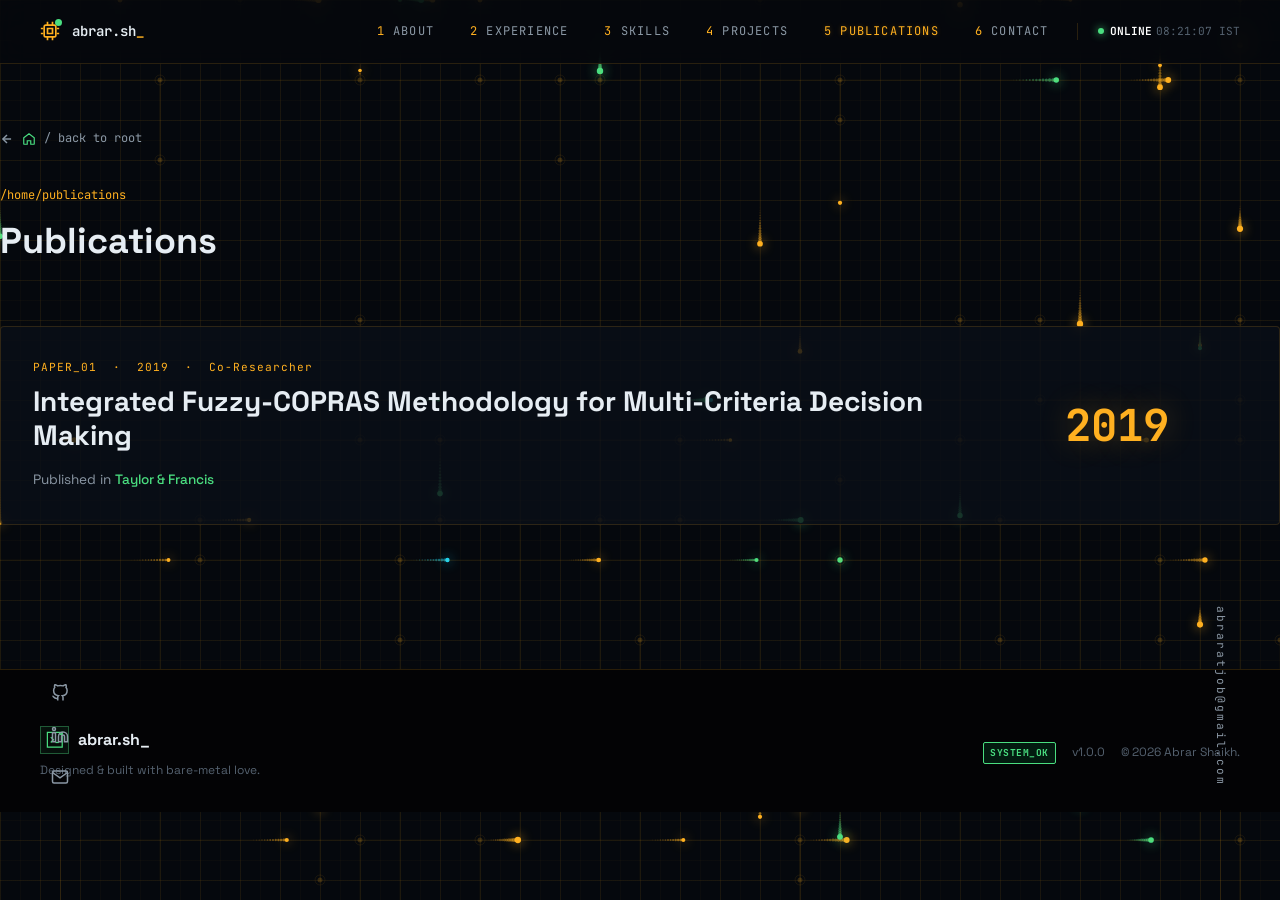
<file: publications.html>
<!DOCTYPE html>
<html lang="en">
<head>
    <meta charset="UTF-8">
    <meta name="viewport" content="width=device-width, initial-scale=1.0">
    <title>Academic Publications | Abrar Shaikh</title>
    <!-- Google Fonts -->
    <link href="https://fonts.googleapis.com/css2?family=JetBrains+Mono:wght@300;400;500;600;700&family=Space+Grotesk:wght@300;400;500;600;700&display=swap" rel="stylesheet">
    <link rel="stylesheet" href="styles.css">
</head>
<body class="dark-theme">
    <!-- Full-Screen Background -->
    <canvas id="background-canvas"></canvas>
    <div class="grid-overlay"></div>
    <div class="pcb-grid-fine"></div>

    <!-- Status Bar -->
    <div class="status-bar">
        <div class="status-left">
            <span class="pulse-led green"></span>
            <span>SYSTEM STATUS: RUNNING (CORE_VERIFY_OK)</span>
        </div>
        <div class="status-right">
            <span>ARM_ARCH_CORTEX_V10A: ACTIVE</span>
        </div>
    </div>

    <!-- Pinned Side Panels (GitHub / LinkedIn / Email) -->
    <div class="social-side-panel left">
        <a href="https://github.com/AbrarShaikh" target="_blank" rel="noopener noreferrer" title="GitHub">
            <svg viewBox="0 0 24 24" fill="none" stroke="currentColor" stroke-width="2"><path d="M9 19c-5 1.5-5-2.5-7-3m14 6v-3.87a3.37 3.37 0 0 0-.94-2.61c3.14-.35 6.44-1.54 6.44-7A5.44 5.44 0 0 0 20 4.77 5.07 5.07 0 0 0 19.91 1S18.73.65 16 2.48a13.38 13.38 0 0 0-7 0C6.27.65 5.09 1 5.09 1A5.07 5.07 0 0 0 5 4.77a5.44 5.44 0 0 0-1.5 3.78c0 5.42 3.3 6.61 6.44 7A3.37 3.37 0 0 0 9 18.13V22"></path></svg>
        </a>
        <a href="https://www.linkedin.com/in/abrar-shaikh-m/" target="_blank" rel="noopener noreferrer" title="LinkedIn">
            <svg viewBox="0 0 24 24" fill="none" stroke="currentColor" stroke-width="2"><path d="M16 8a6 6 0 0 1 6 6v7h-4v-7a2 2 0 0 0-2-2 2 2 0 0 0-2 2v7h-4v-7a6 6 0 0 1 6-6z"></path><rect x="2" y="9" width="4" height="12"></rect><circle cx="4" cy="4" r="2"></circle></svg>
        </a>
        <a href="mailto:abraratjob@gmail.com" title="Email">
            <svg viewBox="0 0 24 24" fill="none" stroke="currentColor" stroke-width="2"><path d="M4 4h16c1.1 0 2 .9 2 2v12c0 1.1-.9 2-2 2H4c-1.1 0-2-.9-2-2V6c0-1.1.9-2 2-2z"></path><polyline points="22,6 12,13 2,6"></polyline></svg>
        </a>
        <div class="vertical-line"></div>
    </div>
    <div class="social-side-panel right">
        <a href="mailto:abraratjob@gmail.com" class="vertical-text">abraratjob@gmail.com</a>
        <div class="vertical-line"></div>
    </div>

    <!-- Sticky Navbar -->
    <header class="navbar">
        <div class="nav-container">
            <a href="index.html" class="nav-logo">
                <span class="logo-icon-wrap">
                    <svg class="logo-icon" width="20" height="20" viewBox="0 0 24 24" fill="none" stroke="currentColor" stroke-width="2" style="color: var(--accent-gold);">
                        <rect x="5" y="5" width="14" height="14" rx="2"></rect>
                        <path d="M9 9h6v6H9z"></path>
                        <path d="M9 1v4M15 1v4M9 19v4M15 19v4M20 9h3M20 15h3M1 9h3M1 15h3"></path>
                    </svg>
                </span>
                <span>abrar.sh<span class="underscore-blink">_</span></span>
            </a>
            
            <nav class="nav-links">
                <a href="about.html"><span class="nav-num">1</span> ABOUT</a>
                <a href="experience.html"><span class="nav-num">2</span> EXPERIENCE</a>
                <a href="skills.html"><span class="nav-num">3</span> SKILLS</a>
                <a href="projects.html"><span class="nav-num">4</span> PROJECTS</a>
                <a href="publications.html" class="active"><span class="nav-num">5</span> PUBLICATIONS</a>
                <a href="contact.html"><span class="nav-num">6</span> CONTACT</a>
                <div class="nav-status">
                    <span class="pulse-led green" style="width:6px; height:6px;"></span>
                    <span style="font-weight:600; color: #ffffff;">ONLINE</span>
                </div>
                <span class="nav-clock" id="nav-clock">00:00:00 IST</span>
            </nav>

            <button class="mobile-menu-toggle" id="mobile-toggle" aria-label="Toggle Menu">
                <span></span>
                <span></span>
                <span></span>
            </button>
        </div>
    </header>

    <!-- Mobile Navigation Drawer -->
    <div class="mobile-drawer" id="mobile-drawer">
        <nav class="mobile-nav-links">
            <a href="about.html"><span class="nav-num">1</span> ABOUT</a>
            <a href="experience.html"><span class="nav-num">2</span> EXPERIENCE</a>
            <a href="skills.html"><span class="nav-num">3</span> SKILLS</a>
            <a href="projects.html"><span class="nav-num">4</span> PROJECTS</a>
            <a href="publications.html" class="active"><span class="nav-num">5</span> PUBLICATIONS</a>
            <a href="contact.html"><span class="nav-num">6</span> CONTACT</a>
        </nav>
    </div>

    <!-- Main Content -->
    <main class="container section-padding">
        <!-- Back Link -->
        <div class="back-link-container">
            <a href="index.html" class="back-link">
                <svg class="back-icon" width="14" height="14" viewBox="0 0 24 24" fill="none" stroke="currentColor" stroke-width="2.5"><line x1="19" y1="12" x2="5" y2="12"></line><polyline points="12 19 5 12 12 5"></polyline></svg>
                <svg class="back-home-icon" width="14" height="14" viewBox="0 0 24 24" fill="none" stroke="currentColor" stroke-width="2"><path d="m3 10 9-7 9 7v10a1 1 0 0 1-1 1h-5v-6H9v6H4a1 1 0 0 1-1-1z"></path></svg>
                <span>/ back to root</span>
            </a>
        </div>

        <div class="page-header">
            <span class="page-tag">/home/publications</span>
            <h1 class="page-title">Publications</h1>
        </div>

        <div class="entries-list">
            <!-- Publication 1 -->
            <div class="entry-card">
                <div class="entry-left">
                    <span class="entry-label">PAPER_01 &nbsp;·&nbsp; 2019 &nbsp;·&nbsp; Co-Researcher</span>
                    <h2 class="entry-title">Integrated Fuzzy-COPRAS Methodology for Multi-Criteria Decision Making</h2>
                    <p class="entry-desc" style="margin-top:0.5rem;">Published in <a href="https://www.tandfonline.com/doi/full/10.1080/17509653.2020.1772895" target="_blank" rel="noopener noreferrer" class="journal-link">Taylor & Francis</a></p>
                </div>
                <div class="entry-right">
                    <div class="entry-stat-number">2019</div>
                </div>
            </div>
        </div>
    </main>

    <!-- Footer -->
    <footer class="site-footer">
        <div class="container footer-container">
            <div>
                <div class="footer-brand">
                    <span class="footer-shell-mark" aria-hidden="true">
                        <svg viewBox="0 0 32 32" fill="none" stroke="currentColor" stroke-width="1.8">
                            <path class="shell-frame" d="M5 5h22v22H5z"></path>
                            <path class="shell-prompt" d="m10 12 4 4-4 4"></path>
                            <path class="shell-cursor" d="M17 20h5"></path>
                            <circle class="shell-signal" cx="25" cy="7" r="1.5"></circle>
                        </svg>
                    </span>
                    <span class="footer-logo">abrar.sh_</span>
                </div>
                <p style="margin-top: 0.25rem;">Designed & built with bare-metal love.</p>
            </div>
            <div class="footer-status-group">
                <span class="footer-status-badge">SYSTEM_OK</span>
                <span>v1.0.0</span>
                <p>&copy; 2026 Abrar Shaikh.</p>
            </div>
        </div>
    </footer>

    <!-- Scripts -->
    <script src="app.js"></script>
</body>
</html>
</file>
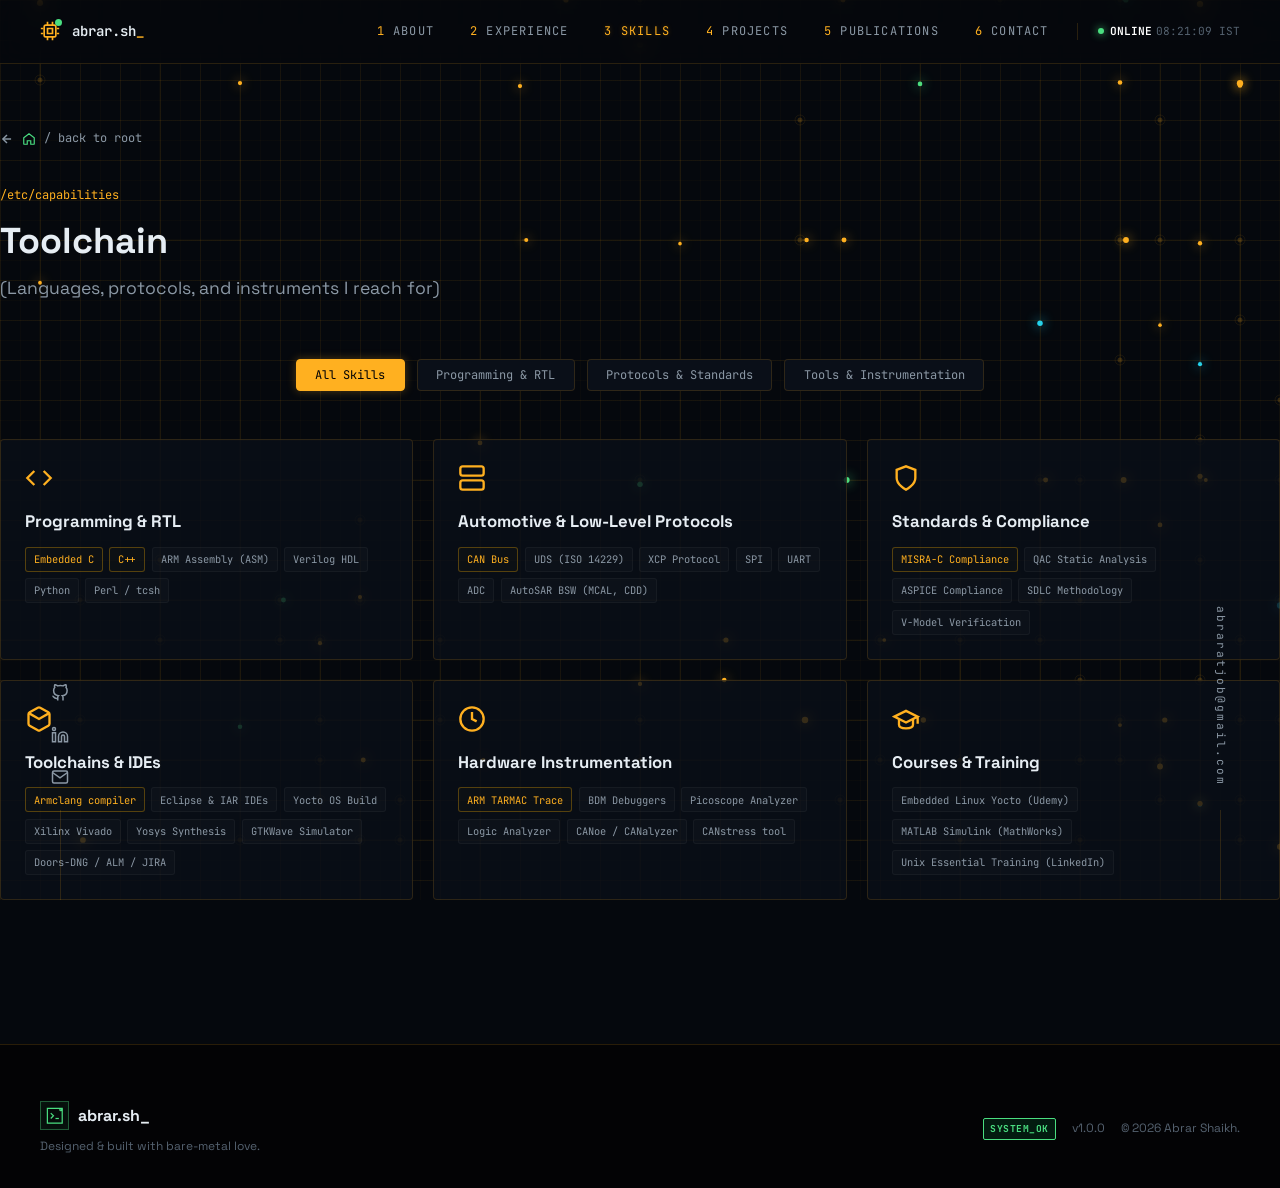
<file: skills.html>
<!DOCTYPE html>
<html lang="en">
<head>
    <meta charset="UTF-8">
    <meta name="viewport" content="width=device-width, initial-scale=1.0">
    <title>Technical Expertise | Abrar Shaikh</title>
    <!-- Google Fonts -->
    <link href="https://fonts.googleapis.com/css2?family=JetBrains+Mono:wght@300;400;500;600;700&family=Space+Grotesk:wght@300;400;500;600;700&display=swap" rel="stylesheet">
    <link rel="stylesheet" href="styles.css">
</head>
<body class="dark-theme">
    <!-- Full-Screen Background -->
    <canvas id="background-canvas"></canvas>
    <div class="grid-overlay"></div>
    <div class="pcb-grid-fine"></div>

    <!-- Status Bar -->
    <div class="status-bar">
        <div class="status-left">
            <span class="pulse-led green"></span>
            <span>SYSTEM STATUS: RUNNING (CORE_VERIFY_OK)</span>
        </div>
        <div class="status-right">
            <span>ARM_ARCH_CORTEX_V10A: ACTIVE</span>
        </div>
    </div>

    <!-- Pinned Side Panels (GitHub / LinkedIn / Email) -->
    <div class="social-side-panel left">
        <a href="https://github.com/AbrarShaikh" target="_blank" rel="noopener noreferrer" title="GitHub">
            <svg viewBox="0 0 24 24" fill="none" stroke="currentColor" stroke-width="2"><path d="M9 19c-5 1.5-5-2.5-7-3m14 6v-3.87a3.37 3.37 0 0 0-.94-2.61c3.14-.35 6.44-1.54 6.44-7A5.44 5.44 0 0 0 20 4.77 5.07 5.07 0 0 0 19.91 1S18.73.65 16 2.48a13.38 13.38 0 0 0-7 0C6.27.65 5.09 1 5.09 1A5.07 5.07 0 0 0 5 4.77a5.44 5.44 0 0 0-1.5 3.78c0 5.42 3.3 6.61 6.44 7A3.37 3.37 0 0 0 9 18.13V22"></path></svg>
        </a>
        <a href="https://www.linkedin.com/in/abrar-shaikh-m/" target="_blank" rel="noopener noreferrer" title="LinkedIn">
            <svg viewBox="0 0 24 24" fill="none" stroke="currentColor" stroke-width="2"><path d="M16 8a6 6 0 0 1 6 6v7h-4v-7a2 2 0 0 0-2-2 2 2 0 0 0-2 2v7h-4v-7a6 6 0 0 1 6-6z"></path><rect x="2" y="9" width="4" height="12"></rect><circle cx="4" cy="4" r="2"></circle></svg>
        </a>
        <a href="mailto:abraratjob@gmail.com" title="Email">
            <svg viewBox="0 0 24 24" fill="none" stroke="currentColor" stroke-width="2"><path d="M4 4h16c1.1 0 2 .9 2 2v12c0 1.1-.9 2-2 2H4c-1.1 0-2-.9-2-2V6c0-1.1.9-2 2-2z"></path><polyline points="22,6 12,13 2,6"></polyline></svg>
        </a>
        <div class="vertical-line"></div>
    </div>
    <div class="social-side-panel right">
        <a href="mailto:abraratjob@gmail.com" class="vertical-text">abraratjob@gmail.com</a>
        <div class="vertical-line"></div>
    </div>

    <!-- Sticky Navbar -->
    <header class="navbar">
        <div class="nav-container">
            <a href="index.html" class="nav-logo">
                <span class="logo-icon-wrap">
                    <svg class="logo-icon" width="20" height="20" viewBox="0 0 24 24" fill="none" stroke="currentColor" stroke-width="2" style="color: var(--accent-gold);">
                        <rect x="5" y="5" width="14" height="14" rx="2"></rect>
                        <path d="M9 9h6v6H9z"></path>
                        <path d="M9 1v4M15 1v4M9 19v4M15 19v4M20 9h3M20 15h3M1 9h3M1 15h3"></path>
                    </svg>
                </span>
                <span>abrar.sh<span class="underscore-blink">_</span></span>
            </a>
            
            <nav class="nav-links">
                <a href="about.html"><span class="nav-num">1</span> ABOUT</a>
                <a href="experience.html"><span class="nav-num">2</span> EXPERIENCE</a>
                <a href="skills.html" class="active"><span class="nav-num">3</span> SKILLS</a>
                <a href="projects.html"><span class="nav-num">4</span> PROJECTS</a>
                <a href="publications.html"><span class="nav-num">5</span> PUBLICATIONS</a>
                <a href="contact.html"><span class="nav-num">6</span> CONTACT</a>
                <div class="nav-status">
                    <span class="pulse-led green" style="width:6px; height:6px;"></span>
                    <span style="font-weight:600; color: #ffffff;">ONLINE</span>
                </div>
                <span class="nav-clock" id="nav-clock">00:00:00 IST</span>
            </nav>

            <button class="mobile-menu-toggle" id="mobile-toggle" aria-label="Toggle Menu">
                <span></span>
                <span></span>
                <span></span>
            </button>
        </div>
    </header>

    <!-- Mobile Navigation Drawer -->
    <div class="mobile-drawer" id="mobile-drawer">
        <nav class="mobile-nav-links">
            <a href="about.html"><span class="nav-num">1</span> ABOUT</a>
            <a href="experience.html"><span class="nav-num">2</span> EXPERIENCE</a>
            <a href="skills.html" class="active"><span class="nav-num">3</span> SKILLS</a>
            <a href="projects.html"><span class="nav-num">4</span> PROJECTS</a>
            <a href="publications.html"><span class="nav-num">5</span> PUBLICATIONS</a>
            <a href="contact.html"><span class="nav-num">6</span> CONTACT</a>
        </nav>
    </div>

    <!-- Main Content -->
    <main class="container section-padding">
        <!-- Back Link -->
        <div class="back-link-container">
            <a href="index.html" class="back-link">
                <!-- Arrow Left SVG -->
                <svg class="back-icon" width="14" height="14" viewBox="0 0 24 24" fill="none" stroke="currentColor" stroke-width="2.5"><line x1="19" y1="12" x2="5" y2="12"></line><polyline points="12 19 5 12 12 5"></polyline></svg>
                <svg class="back-home-icon" width="14" height="14" viewBox="0 0 24 24" fill="none" stroke="currentColor" stroke-width="2"><path d="m3 10 9-7 9 7v10a1 1 0 0 1-1 1h-5v-6H9v6H4a1 1 0 0 1-1-1z"></path></svg>
                <span>/ back to root</span>
            </a>
        </div>

        <div class="page-header">
            <span class="page-tag">/etc/capabilities</span>
            <h1 class="page-title">Toolchain <span class="page-title-sub" style="font-size: 1.1rem; color: var(--text-secondary); display: block; font-weight: normal; margin-top: 0.25rem;">(Languages, protocols, and instruments I reach for)</span></h1>
        </div>

        <!-- Filters -->
        <div class="skill-filters">
            <button class="filter-btn active" data-filter="all">All Skills</button>
            <button class="filter-btn" data-filter="languages">Programming & RTL</button>
            <button class="filter-btn" data-filter="protocols">Protocols & Standards</button>
            <button class="filter-btn" data-filter="hardware">Tools & Instrumentation</button>
        </div>

        <!-- Skills Grid -->
        <div class="skills-grid">
            <!-- Programming & RTL -->
            <div class="skill-card" data-category="languages">
                <div class="skill-card-icon">
                    <svg viewBox="0 0 24 24" fill="none" stroke="currentColor" stroke-width="2"><polyline points="16 18 22 12 16 6"></polyline><polyline points="8 6 2 12 8 18"></polyline></svg>
                </div>
                <h3>Programming & RTL</h3>
                <div class="skill-tags">
                    <span class="skill-badge highlight-glow">Embedded C</span>
                    <span class="skill-badge highlight-glow">C++</span>
                    <span class="skill-badge">ARM Assembly (ASM)</span>
                    <span class="skill-badge">Verilog HDL</span>
                    <span class="skill-badge">Python</span>
                    <span class="skill-badge">Perl / tcsh</span>
                </div>
            </div>

            <!-- Protocols -->
            <div class="skill-card" data-category="protocols">
                <div class="skill-card-icon">
                    <svg viewBox="0 0 24 24" fill="none" stroke="currentColor" stroke-width="2"><rect x="2" y="2" width="20" height="8" rx="2" ry="2"></rect><rect x="2" y="14" width="20" height="8" rx="2" ry="2"></rect><line x1="6" y1="6" x2="6.01" y2="6"></line><line x1="6" y1="18" x2="6.01" y2="18"></line></svg>
                </div>
                <h3>Automotive & Low-Level Protocols</h3>
                <div class="skill-tags">
                    <span class="skill-badge highlight-glow">CAN Bus</span>
                    <span class="skill-badge">UDS (ISO 14229)</span>
                    <span class="skill-badge">XCP Protocol</span>
                    <span class="skill-badge">SPI</span>
                    <span class="skill-badge">UART</span>
                    <span class="skill-badge">ADC</span>
                    <span class="skill-badge">AutoSAR BSW (MCAL, CDD)</span>
                </div>
            </div>

            <!-- Standards -->
            <div class="skill-card" data-category="protocols">
                <div class="skill-card-icon">
                    <svg viewBox="0 0 24 24" fill="none" stroke="currentColor" stroke-width="2"><path d="M12 22s8-4 8-10V5l-8-3-8 3v7c0 6 8 10 8 10z"></path></svg>
                </div>
                <h3>Standards & Compliance</h3>
                <div class="skill-tags">
                    <span class="skill-badge highlight-glow">MISRA-C Compliance</span>
                    <span class="skill-badge">QAC Static Analysis</span>
                    <span class="skill-badge">ASPICE Compliance</span>
                    <span class="skill-badge">SDLC Methodology</span>
                    <span class="skill-badge">V-Model Verification</span>
                </div>
            </div>

            <!-- Tools -->
            <div class="skill-card" data-category="hardware">
                <div class="skill-card-icon">
                    <svg viewBox="0 0 24 24" fill="none" stroke="currentColor" stroke-width="2"><path d="M21 16V8a2 2 0 0 0-1-1.73l-7-4a2 2 0 0 0-2 0l-7 4A2 2 0 0 0 3 8v8a2 2 0 0 0 1 1.73l7 4a2 2 0 0 0 2 0l7-4A2 2 0 0 0 21 16z"></path><polyline points="3.27 6.96 12 12.01 20.73 6.96"></polyline></svg>
                </div>
                <h3>Toolchains & IDEs</h3>
                <div class="skill-tags">
                    <span class="skill-badge highlight-glow">Armclang compiler</span>
                    <span class="skill-badge">Eclipse & IAR IDEs</span>
                    <span class="skill-badge">Yocto OS Build</span>
                    <span class="skill-badge">Xilinx Vivado</span>
                    <span class="skill-badge">Yosys Synthesis</span>
                    <span class="skill-badge">GTKWave Simulator</span>
                    <span class="skill-badge">Doors-DNG / ALM / JIRA</span>
                </div>
            </div>

            <!-- Debugging -->
            <div class="skill-card" data-category="hardware">
                <div class="skill-card-icon">
                    <svg viewBox="0 0 24 24" fill="none" stroke="currentColor" stroke-width="2"><circle cx="12" cy="12" r="10"></circle><polyline points="12 6 12 12 16 14"></polyline></svg>
                </div>
                <h3>Hardware Instrumentation</h3>
                <div class="skill-tags">
                    <span class="skill-badge highlight-glow">ARM TARMAC Trace</span>
                    <span class="skill-badge">BDM Debuggers</span>
                    <span class="skill-badge">Picoscope Analyzer</span>
                    <span class="skill-badge">Logic Analyzer</span>
                    <span class="skill-badge">CANoe / CANalyzer</span>
                    <span class="skill-badge">CANstress tool</span>
                </div>
            </div>

            <!-- Certifications -->
            <div class="skill-card" data-category="languages">
                <div class="skill-card-icon">
                    <svg viewBox="0 0 24 24" fill="none" stroke="currentColor" stroke-width="2"><path d="M22 10v6M2 10l10-5 10 5-10 5z"></path><path d="M6 12v5c0 2 2 3 6 3s6-1 6-3v-5"></path></svg>
                </div>
                <h3>Courses & Training</h3>
                <div class="skill-tags">
                    <span class="skill-badge">Embedded Linux Yocto (Udemy)</span>
                    <span class="skill-badge">MATLAB Simulink (MathWorks)</span>
                    <span class="skill-badge">Unix Essential Training (LinkedIn)</span>
                </div>
            </div>
        </div>
    </main>

    <!-- Footer -->
    <footer class="site-footer">
        <div class="container footer-container">
            <div>
                <div class="footer-brand">
                    <span class="footer-shell-mark" aria-hidden="true">
                        <svg viewBox="0 0 32 32" fill="none" stroke="currentColor" stroke-width="1.8">
                            <path class="shell-frame" d="M5 5h22v22H5z"></path>
                            <path class="shell-prompt" d="m10 12 4 4-4 4"></path>
                            <path class="shell-cursor" d="M17 20h5"></path>
                            <circle class="shell-signal" cx="25" cy="7" r="1.5"></circle>
                        </svg>
                    </span>
                    <span class="footer-logo">abrar.sh_</span>
                </div>
                <p style="margin-top: 0.25rem;">Designed & built with bare-metal love.</p>
            </div>
            <div class="footer-status-group">
                <span class="footer-status-badge">SYSTEM_OK</span>
                <span>v1.0.0</span>
                <p>&copy; 2026 Abrar Shaikh.</p>
            </div>
        </div>
    </footer>

    <!-- Scripts -->
    <script src="app.js"></script>
</body>
</html>
</file>
<file: styles.css>
/* Abrar Shaikh - Exact replica theme stylesheet */

:root {
    /* ── Core Backgrounds ── */
    --bg-primary: #05080d;
    --bg-secondary: #0a0f18;
    --bg-tertiary: #0f1826;
    --bg-panel: linear-gradient(180deg, var(--bg-secondary) 0%, var(--bg-primary) 100%);
    --bg-card: rgba(10, 15, 24, 0.82);
    --bg-card-hover: rgba(15, 24, 38, 0.95);
    --grid-line: rgba(255, 176, 32, 0.06);

    /* ── Border System ── */
    --border-color: rgba(255, 176, 32, 0.15);
    --border-color-hover: rgba(255, 176, 32, 0.35);
    --border-line: rgba(255, 176, 32, 0.15);
    --border-line-strong: rgba(255, 176, 32, 0.35);

    /* ── Text ── */
    --text-primary: #e6edf3;
    --text-secondary: #8b98a5;
    --text-muted: #556270;
    --text-muted-dim: #394552;

    /* ── Accent: Amber / Gold (primary) ── */
    --accent-amber: #ffb020;          /* reference alias */
    --accent-gold: #ffb020;           /* legacy alias (same value) */
    --accent-gold-glow: rgba(255, 176, 32, 0.30);
    --accent-amber-glow: rgba(255, 176, 32, 0.30);

    /* ── Accent: Green (secondary) ── */
    --accent-green: #4ade80;          /* reference uses tailwind green-400 */
    --accent-green-glow: rgba(74, 222, 128, 0.25);
    --accent-cyan: #22d3ee;
    --accent-red: #ff3b30;

    /* ── Fonts ── */
    --font-heading: 'Space Grotesk', -apple-system, BlinkMacSystemFont, sans-serif;
    --font-body: 'Space Grotesk', -apple-system, BlinkMacSystemFont, sans-serif;
    --font-mono: 'JetBrains Mono', monospace;

    /* ── Layout ── */
    --nav-height: 70px;
    --status-height: 32px;
    --transition-speed: 0.2s;
}

/* Global Reset */
*, *::before, *::after {
    box-sizing: border-box;
    margin: 0;
    padding: 0;
}

html {
    scroll-behavior: smooth;
    font-size: 16px;
    -webkit-text-size-adjust: 100%;
}

body {
    background-color: var(--bg-primary);
    color: var(--text-primary);
    font-family: var(--font-body);
    line-height: 1.6;
    overflow-x: hidden;
    min-height: 100vh;
    -webkit-font-smoothing: antialiased;
    -moz-osx-font-smoothing: grayscale;
}

/* Match the target's reset: links inherit typography without browser underlines. */
a {
    color: inherit;
    text-decoration: inherit;
}

/* Background Canvas */
#background-canvas {
    position: fixed;
    top: 0;
    left: 0;
    width: 100vw;
    height: 100vh;
    z-index: -2;
    pointer-events: none;
    background-color: var(--bg-primary);
}

/* PCB dual-layer grid (matches reference) */
.grid-overlay,
.pcb-grid {
    position: fixed;
    top: 0;
    left: 0;
    width: 100%;
    height: 100%;
    background-image:
        linear-gradient(to right, var(--grid-line) 1px, transparent 1px),
        linear-gradient(to bottom, var(--grid-line) 1px, transparent 1px);
    background-size: 40px 40px;
    z-index: -1;
    pointer-events: none;
}

.pcb-grid-fine {
    position: fixed;
    top: 0;
    left: 0;
    width: 100%;
    height: 100%;
    background-image:
        linear-gradient(to right,  rgba(255, 176, 32, 0.022) 1px, transparent 1px),
        linear-gradient(to bottom, rgba(255, 176, 32, 0.022) 1px, transparent 1px);
    background-size: 20px 20px;
    z-index: -1;
    pointer-events: none;
}

/* Container */
.container {
    width: 100%;
    max-width: 1280px;
    margin: 0 auto;
    padding: 0 1.5rem;
    position: relative;
    z-index: 10;
}

@media (min-width: 1024px) {
    .container {
        padding-left: 2.5rem;
        padding-right: 2.5rem;
    }
}

.section-padding {
    padding: 4rem 0;
}

/* Header Status Bar */
.status-bar {
    display: none;
    height: var(--status-height);
    background-color: #030305;
    border-bottom: 1px solid var(--border-color);
    justify-content: space-between;
    align-items: center;
    padding: 0 1.5rem;
    font-family: var(--font-mono);
    font-size: 0.65rem;
    color: var(--text-secondary);
    position: relative;
    z-index: 1000;
}

.status-left, .status-right {
    display: flex;
    align-items: center;
    gap: 0.5rem;
}

.pulse-led {
    width: 7px;
    height: 7px;
    border-radius: 50%;
    display: inline-block;
}

.pulse-led.green {
    background-color: var(--accent-green);
    box-shadow: 0 0 8px var(--accent-green);
    animation: led-pulse 2s infinite ease-in-out;
}

@keyframes led-pulse {
    0%, 100% { opacity: 0.5; }
    50% { opacity: 1; }
}

/* Navbar */
.navbar {
    position: sticky;
    top: 0;
    width: 100%;
    height: 4rem;
    background-color: rgba(5, 8, 13, 0.82);
    backdrop-filter: blur(12px);
    -webkit-backdrop-filter: blur(12px);
    border-bottom: 1px solid var(--border-color);
    z-index: 999;
}

.nav-container {
    max-width: 1280px;
    height: 100%;
    margin: 0 auto;
    padding: 0 1.5rem;
    display: flex;
    justify-content: space-between;
    align-items: center;
}

@media (min-width: 1024px) {
    .nav-container {
        padding-left: 2.5rem;
        padding-right: 2.5rem;
    }
}

.nav-logo {
    display: flex;
    align-items: center;
    gap: 0.75rem;
    font-family: var(--font-mono);
    font-size: 0.875rem;
    font-weight: 600;
    letter-spacing: 0;
    color: var(--text-primary);
}

.nav-logo-img {
    height: 32px;
    width: auto;
}

/* ── Logo Icon Animation ── */
.logo-icon-wrap {
    display: flex;
    align-items: center;
    justify-content: center;
    position: relative;
}

/* Green dot at upper right corner */
.logo-icon-wrap::before {
    content: '';
    position: absolute;
    top: -2px;
    right: -2px;
    width: 7px;
    height: 7px;
    background-color: var(--accent-green);
    border-radius: 50%;
    animation: green-dot-pulse 1.5s steps(1) infinite;
    z-index: 2;
}

@keyframes green-dot-pulse {
    0%, 32% {
        opacity: 0.2;
        box-shadow: 0 0 2px rgba(74, 222, 128, 0.2);
    }
    33%, 65% {
        opacity: 0.6;
        box-shadow: 0 0 8px rgba(74, 222, 128, 0.5);
    }
    66%, 100% {
        opacity: 1;
        box-shadow: 0 0 14px rgba(74, 222, 128, 0.9), 0 0 22px rgba(74, 222, 128, 0.5);
    }
}

.logo-icon-wrap .logo-icon {
    position: relative;
    z-index: 1;
}

/* ── Underscore 3-step blink animation ── */
.nav-logo .underscore-blink {
    color: var(--accent-gold);
    animation: underscore-blink 1.5s steps(1) infinite;
}

@keyframes underscore-blink {
    0%, 32% {
        opacity: 0.2;
        text-shadow: none;
    }
    33%, 65% {
        opacity: 0.6;
        text-shadow: 0 0 6px rgba(255, 176, 32, 0.4);
    }
    66%, 100% {
        opacity: 1;
        text-shadow: 0 0 10px rgba(255, 176, 32, 0.7), 0 0 18px rgba(255, 176, 32, 0.3);
    }
}

.logo-icon {
    color: var(--accent-gold);
}

.nav-logo .highlight {
    color: var(--accent-gold);
}

.nav-links {
    display: flex;
    gap: 0.25rem;
    align-items: center;
}

.nav-links a {
    font-family: var(--font-mono);
    font-size: 0.75rem;
    letter-spacing: 0.1em;
    padding: 0.5rem 1rem;
    color: var(--text-secondary);
    transition: color var(--transition-speed);
}

.nav-links a:hover, .nav-links a.active {
    color: var(--accent-gold);
    text-shadow: 0 0 5px var(--accent-gold-glow);
}

.nav-num {
    color: var(--accent-gold);
}

.nav-status {
    display: flex;
    align-items: center;
    gap: 0.4rem;
    font-family: var(--font-mono);
    font-size: 0.7rem;
    color: var(--text-secondary);
    border-left: 1px solid var(--border-color);
    padding-left: 1.25rem;
    margin-left: 0.5rem;
}

.nav-clock {
    font-family: var(--font-mono);
    font-size: 0.7rem;
    color: var(--text-muted);
}

@media (max-width: 850px) {
    .nav-status, .nav-clock {
        display: none;
    }
}

.mobile-menu-toggle {
    display: none;
    flex-direction: column;
    justify-content: space-between;
    width: 20px;
    height: 14px;
    background: transparent;
    border: none;
    cursor: pointer;
    z-index: 1001;
}

.mobile-menu-toggle span {
    width: 100%;
    height: 2px;
    background-color: var(--text-primary);
}

@media (max-width: 768px) {
    .mobile-menu-toggle {
        display: flex;
    }
    .nav-links {
        display: none;
    }
}

.mobile-drawer {
    position: fixed;
    top: var(--nav-height);
    left: 0;
    width: 100%;
    height: calc(100vh - var(--nav-height));
    background-color: var(--bg-primary);
    border-bottom: 1px solid var(--border-color);
    z-index: 998;
    transform: translateY(-100%);
    opacity: 0;
    pointer-events: none;
    transition: transform var(--transition-speed) ease, opacity var(--transition-speed) ease;
    padding: 2rem 1.5rem;
}

.mobile-drawer.open {
    transform: translateY(0);
    opacity: 1;
    pointer-events: auto;
}

.mobile-nav-links {
    display: flex;
    flex-direction: column;
    gap: 1.5rem;
}

.mobile-nav-links a {
    font-family: var(--font-mono);
    font-size: 1.1rem;
    color: var(--text-secondary);
}

.mobile-nav-links a:hover {
    color: var(--accent-gold);
}

/* Landing Page Hero (Concise & Replica) */
.hero-layout {
    display: grid;
    grid-template-columns: 1.2fr 1fr;
    gap: 2.5rem;
    align-items: center;
    margin-top: 3rem;
}

@media (max-width: 992px) {
    .hero-layout {
        grid-template-columns: 1fr;
        gap: 3rem;
    }

    .hero-layout > * {
        min-width: 0;
    }
}

.boot-loader-line {
    font-family: var(--font-mono);
    font-size: 0.85rem;
    color: var(--accent-green);
    margin-bottom: 0.75rem;
}

.location-tag {
    font-family: var(--font-mono);
    font-size: 0.75rem;
    color: var(--text-muted);
    margin-bottom: 1rem;
    letter-spacing: 0.5px;
}

.profile-title-large {
    font-family: var(--font-heading);
    font-size: 4.5rem;
    font-weight: 700;
    line-height: 0.95;
    margin-bottom: 1rem;
    letter-spacing: -1.5px;
}

@media (max-width: 768px) {
    .profile-title-large {
        font-size: 3.5rem;
    }
}

.profile-title-large span.highlight-gold {
    color: var(--accent-gold);
    text-shadow: 0 0 15px rgba(255, 176, 0, 0.15);
}

.profile-subtext {
    font-size: 1.125rem;
    color: var(--text-secondary);
    line-height: 1.75rem;
    margin-bottom: 2rem;
    max-width: 580px;
}

.profile-subtext span.highlight-white {
    color: var(--accent-amber);
    font-weight: 400;
}

.profile-subtext span.highlight-green {
    color: var(--accent-green);
}

/* Buttons */
.cta-group {
    display: flex;
    gap: 1rem;
    align-items: center;
    margin-bottom: 2.5rem;
}

@media (max-width: 768px) {
    .hero-left {
        width: 100%;
        max-width: calc(100vw - 3rem);
    }

    .cta-group {
        flex-wrap: wrap;
    }

    .hero-socials {
        flex-basis: 100%;
    }

    .profile-subtext {
        overflow-wrap: anywhere;
    }
}

.btn-solid-gold {
    background-color: var(--accent-gold);
    color: var(--bg-primary);
    border: none;
    border-radius: 0;
    padding: 0.75rem 1.5rem;
    font-family: var(--font-mono);
    font-size: 13px;
    font-weight: 600;
    cursor: pointer;
    display: inline-flex;
    align-items: center;
    gap: 10px;
    letter-spacing: 1px;
    text-transform: uppercase;
    clip-path: polygon(0 0, calc(100% - 10px) 0, 100% 10px, 100% 100%, 10px 100%, 0 calc(100% - 10px));
    transition: all 0.3s;
}

.btn-solid-gold:hover {
    transform: translateY(-2px);
    box-shadow: 0 6px 18px rgba(255, 176, 0, 0.5);
    background-color: #ffbe26;
}

.btn-outline-gold {
    background-color: transparent;
    color: var(--accent-amber);
    border: 1px solid var(--border-line-strong);
    border-radius: 0;
    padding: 0.75rem 1.5rem;
    font-family: var(--font-mono);
    font-size: 13px;
    font-weight: 500;
    cursor: pointer;
    display: inline-flex;
    align-items: center;
    gap: 10px;
    letter-spacing: 1px;
    text-transform: uppercase;
    transition: all 0.3s;
}

.btn-outline-gold:hover {
    background-color: rgba(255, 176, 0, 0.05);
    transform: translateY(-2px);
}

.hero-socials {
    display: flex;
    gap: 1.25rem;
}

.hero-socials a {
    color: var(--text-secondary);
    display: flex;
    align-items: center;
    justify-content: center;
    transition: color var(--transition-speed);
}

.hero-socials a:hover {
    color: var(--accent-gold);
}

.hero-socials svg {
    width: 18px;
    height: 18px;
}

/* Landing metrics grid */
.metric-item {
    flex: 1;
    min-width: 110px;
}

.metric-num {
    font-family: var(--font-mono);
    font-size: 1.5rem;
    font-weight: 700;
    color: var(--accent-amber);
    margin-bottom: 0.25rem;
    display: block;
    text-shadow: 0 0 20px rgba(255, 176, 32, 0.45), 0 0 40px rgba(255, 176, 32, 0.18);
}

.metric-label {
    font-family: var(--font-mono);
    font-size: 9px;
    color: var(--text-secondary);
    text-transform: uppercase;
    letter-spacing: 1px;
    line-height: 1.3;
    display: block;
}

/* Right Column: Semiconductor Canvas Slot */
.chip-visualizer-container {
    width: 100%;
    height: 360px;
    display: flex;
    align-items: center;
    justify-content: center;
    position: relative;
}

/* Explore Card Deck Section */
.explore-section {
    margin-top: 5rem;
    border-top: 0;
    padding-top: 0;
}

.explore-title {
    font-family: var(--font-mono);
    font-size: 0.8rem;
    color: var(--accent-gold);
    margin-bottom: 1.5rem;
    letter-spacing: 1px;
}

.explore-grid {
    display: grid;
    grid-template-columns: repeat(6, 1fr);
    gap: 0.75rem;
}

@media (max-width: 992px) {
    .explore-grid {
        grid-template-columns: repeat(3, 1fr);
    }
}

@media (max-width: 600px) {
    .explore-grid {
        grid-template-columns: 1fr 1fr;
    }
}

.explore-card {
    background-color: var(--bg-card);
    border: 1px solid var(--border-color);
    border-radius: 4px;
    padding: 1.25rem 1rem;
    transition: all var(--transition-speed) ease;
    display: flex;
    flex-direction: column;
    gap: 0.5rem;
    cursor: pointer;
}

.explore-card:hover {
    border-color: var(--accent-gold);
    background-color: var(--bg-card-hover);
    transform: translateY(-3px);
    box-shadow: 0 6px 16px rgba(255, 176, 0, 0.05);
}

.card-num {
    font-family: var(--font-mono);
    font-size: 10px;
    color: var(--accent-gold);
}

.card-icon {
    width: 14px;
    height: 14px;
    color: var(--text-muted);
}

.card-title {
    font-family: var(--font-mono);
    font-size: 0.875rem;
    font-weight: 600;
}

.card-desc {
    font-family: var(--font-mono);
    font-size: 10px;
    color: var(--text-muted);
    line-height: 1.625;
}

/* Subpage Common Header */
.page-header {
    margin-bottom: 3.5rem;
}

.page-tag {
    font-family: var(--font-mono);
    font-size: 0.75rem;
    color: var(--accent-gold);
    display: block;
    margin-bottom: 0.5rem;
}

.page-title {
    font-size: 2.25rem;
}

/* Button general */
.btn {
    display: inline-flex;
    align-items: center;
    justify-content: center;
    padding: 0.6rem 1.25rem;
    font-family: var(--font-heading);
    font-size: 0.85rem;
    border-radius: 4px;
    cursor: pointer;
    transition: all 0.2s;
    border: none;
}

.btn-primary {
    background-color: var(--accent-gold);
    color: #030305;
    box-shadow: 0 4px 12px var(--accent-gold-glow);
    font-weight: 600;
}

.btn-primary:hover {
    transform: translateY(-2px);
    box-shadow: 0 6px 16px rgba(255, 176, 0, 0.4);
    background-color: #ffbe26;
}

.btn-secondary {
    background-color: transparent;
    color: #ffffff;
    border: 1px solid var(--border-color);
}

.btn-secondary:hover {
    background-color: var(--border-color);
    border-color: var(--accent-gold);
    transform: translateY(-2px);
}

/* Experience timeline */
.timeline {
    position: relative;
    max-width: 900px;
    margin: 0 auto;
}

.timeline::before {
    content: '';
    position: absolute;
    top: 0;
    bottom: 0;
    left: 120px;
    width: 1px;
    background-color: var(--border-color);
}

@media (max-width: 768px) {
    .timeline::before {
        left: 20px;
    }
}

.timeline-item {
    position: relative;
    margin-bottom: 3rem;
    display: flex;
    gap: 2.5rem;
}

@media (max-width: 768px) {
    .timeline-item {
        flex-direction: column;
        gap: 0.5rem;
        padding-left: 45px;
    }
}

.timeline-date {
    width: 100px;
    min-width: 100px;
    text-align: right;
    font-family: var(--font-mono);
    font-size: 0.75rem;
    color: var(--accent-gold);
    padding-top: 1.25rem;
}

@media (max-width: 768px) {
    .timeline-date {
        text-align: left;
        width: auto;
        min-width: 0;
    }
}

.timeline-dot {
    position: absolute;
    left: 116px;
    top: 1.35rem;
    width: 9px;
    height: 9px;
    border-radius: 50%;
    background-color: var(--bg-primary);
    border: 2px solid var(--accent-gold);
    box-shadow: 0 0 8px var(--accent-gold);
    z-index: 2;
}

@media (max-width: 768px) {
    .timeline-dot {
        left: 16px;
        top: 0.25rem;
    }
}

.timeline-content {
    flex: 1;
    background-color: var(--bg-card);
    border: 1px solid var(--border-color);
    border-radius: 4px;
    padding: 1.5rem;
    box-shadow: 0 4px 15px rgba(0, 0, 0, 0.1);
    transition: transform var(--transition-speed), border-color var(--transition-speed);
}

.timeline-content:hover {
    transform: translateY(-3px);
    border-color: var(--accent-gold);
    background-color: var(--bg-card-hover);
}

.timeline-header {
    display: flex;
    justify-content: space-between;
    border-bottom: 1px solid rgba(255, 255, 255, 0.05);
    padding-bottom: 0.75rem;
    margin-bottom: 1rem;
}

.timeline-role {
    font-size: 1.1rem;
    font-weight: 600;
}

.timeline-company {
    font-size: 0.85rem;
    color: var(--accent-gold);
    font-weight: 500;
}

.timeline-loc {
    font-family: var(--font-mono);
    font-size: 0.7rem;
    color: var(--accent-green);
}

.timeline-bullets {
    list-style-type: none;
    display: flex;
    flex-direction: column;
    gap: 0.5rem;
}

.timeline-bullets li {
    font-size: 0.85rem;
    color: var(--text-secondary);
    position: relative;
    padding-left: 1rem;
}

.timeline-bullets li::before {
    content: '→';
    position: absolute;
    left: 0;
    color: var(--accent-gold);
    font-family: var(--font-mono);
}

/* Education Box */
.edu-box {
    margin-top: 4rem;
    max-width: 900px;
    margin-left: auto;
    margin-right: auto;
}

.edu-box h3 {
    font-size: 1.2rem;
    margin-bottom: 1.5rem;
    border-bottom: 1px solid var(--border-color);
    padding-bottom: 0.5rem;
}

.edu-card {
    background-color: var(--bg-card);
    border: 1px solid var(--border-color);
    border-radius: 4px;
    padding: 1.5rem;
}

.edu-header {
    display: flex;
    justify-content: space-between;
    margin-bottom: 0.5rem;
}

.edu-degree {
    font-size: 1.05rem;
    font-weight: 600;
}

.edu-university {
    color: var(--accent-gold);
    font-weight: 500;
    font-size: 0.85rem;
}

.edu-date {
    font-family: var(--font-mono);
    font-size: 0.75rem;
    color: var(--accent-gold);
}

.edu-details {
    font-size: 0.8rem;
    color: var(--text-secondary);
}

/* Skills Filter Panel */
.skill-filters {
    display: flex;
    justify-content: center;
    gap: 0.75rem;
    margin-bottom: 3rem;
    flex-wrap: wrap;
}

.filter-btn {
    background-color: var(--bg-secondary);
    border: 1px solid var(--border-color);
    color: var(--text-secondary);
    padding: 0.45rem 1.15rem;
    border-radius: 4px;
    cursor: pointer;
    font-family: var(--font-mono);
    font-size: 0.75rem;
    transition: all 0.2s;
}

.filter-btn:hover, .filter-btn.active {
    background-color: var(--accent-gold);
    color: #030305;
    border-color: var(--accent-gold);
    box-shadow: 0 0 10px var(--accent-gold-glow);
}

.skills-grid {
    display: grid;
    grid-template-columns: repeat(auto-fill, minmax(340px, 1fr));
    gap: 1.25rem;
}

.skill-card {
    background-color: var(--bg-card);
    border: 1px solid var(--border-color);
    border-radius: 4px;
    padding: 1.5rem;
    transition: all var(--transition-speed) ease;
}

.skill-card:hover {
    border-color: var(--accent-gold);
    background-color: var(--bg-card-hover);
}

.skill-card-icon {
    width: 28px;
    height: 28px;
    color: var(--accent-gold);
    margin-bottom: 1rem;
}

.skill-card h3 {
    font-size: 1.05rem;
    margin-bottom: 0.75rem;
}

.skill-tags {
    display: flex;
    flex-wrap: wrap;
    gap: 0.4rem;
}

.skill-badge {
    font-family: var(--font-mono);
    font-size: 0.65rem;
    padding: 0.2rem 0.5rem;
    background-color: rgba(255, 255, 255, 0.02);
    border: 1px solid rgba(255, 255, 255, 0.04);
    border-radius: 3px;
    color: var(--text-secondary);
}

.skill-badge.highlight-glow {
    color: var(--accent-gold);
    border-color: rgba(255, 176, 0, 0.3);
    background-color: rgba(255, 176, 0, 0.02);
}

/* Projects grid (legacy, kept for compatibility) */
.projects-grid {
    display: grid;
    grid-template-columns: repeat(auto-fill, minmax(360px, 1fr));
    gap: 1.5rem;
}

/* ── Section Header (e.g. </> // 04) ── */
.section-header {
    display: flex;
    align-items: center;
    gap: 0.75rem;
    margin-bottom: 1rem;
}
.section-header-icon {
    font-family: var(--font-mono);
    font-size: 0.85rem;
    color: var(--accent-gold);
}
.section-header-num {
    font-family: var(--font-mono);
    font-size: 0.85rem;
    color: var(--accent-gold);
}
.section-header-line {
    flex: 1;
    height: 1px;
    background: var(--border-line-strong);
    max-width: 120px;
}

/* ── Page path label (e.g. /section_04/) ── */
.page-path-label {
    font-family: var(--font-mono);
    font-size: 0.7rem;
    color: var(--text-muted);
    text-align: right;
    margin-bottom: 0.5rem;
}

/* ── Entry Card (horizontal project/publication card) ── */
.entries-list {
    display: flex;
    flex-direction: column;
    gap: 1.5rem;
    margin-top: 1rem;
}

.entry-card {
    display: grid;
    grid-template-columns: 1fr 260px;
    gap: 1.5rem;
    background-color: var(--bg-card);
    border: 1px solid var(--border-color);
    border-radius: 4px;
    padding: 2rem 2rem;
    transition: border-color var(--transition-speed), background-color var(--transition-speed);
    position: relative;
}

.entry-card:hover {
    border-color: var(--accent-gold);
    background-color: var(--bg-card-hover);
}

@media (max-width: 900px) {
    .entry-card {
        grid-template-columns: 1fr;
    }
}

.entry-left {
    display: flex;
    flex-direction: column;
    gap: 0.5rem;
}

.entry-label {
    font-family: var(--font-mono);
    font-size: 0.7rem;
    color: var(--accent-gold);
    letter-spacing: 1px;
}

.entry-title {
    font-size: 1.75rem;
    font-weight: 700;
    color: var(--text-primary);
    line-height: 1.2;
}

/* ── Entry Title Link (GitHub) ── */
.entry-title-link {
    display: flex;
    align-items: center;
    gap: 0.5rem;
    text-decoration: none;
    transition: all 0.25s ease;
}

.entry-title-link .entry-title {
    transition: color 0.25s ease, text-shadow 0.25s ease;
}

.entry-title-link .entry-link-icon {
    width: 18px;
    height: 18px;
    opacity: 0;
    transform: translateX(-8px);
    transition: opacity 0.25s ease, transform 0.25s ease, color 0.25s ease;
    color: var(--accent-gold);
}

.entry-title-link:hover .entry-title {
    color: var(--accent-gold);
    text-shadow: 0 0 15px rgba(255, 176, 32, 0.3);
}

.entry-title-link:hover .entry-link-icon {
    opacity: 1;
    transform: translateX(0);
}

.entry-desc-green {
    font-family: var(--font-body);
    font-size: 0.9rem;
    color: var(--accent-green);
    margin-top: 0.25rem;
}

.entry-desc {
    font-size: 0.85rem;
    color: var(--text-secondary);
    line-height: 1.7;
    margin-top: 0.25rem;
}

.entry-tags {
    display: flex;
    flex-wrap: wrap;
    gap: 0.5rem;
    margin-top: 0.75rem;
}

.entry-tag {
    font-family: var(--font-mono);
    font-size: 0.65rem;
    padding: 0.3rem 0.7rem;
    background-color: transparent;
    border: 1px solid var(--accent-gold);
    border-radius: 3px;
    color: #ffffff;
    transition: all 0.25s ease;
    cursor: default;
}

.entry-tag:hover {
    background-color: rgba(255, 176, 32, 0.12);
    border-color: #ffbe26;
    color: #ffffff;
    text-shadow: 0 0 6px rgba(255, 176, 32, 0.4);
    box-shadow: 0 0 10px rgba(255, 176, 32, 0.15), inset 0 0 6px rgba(255, 176, 32, 0.08);
    transform: translateY(-1px);
}

/* ── Entry Right (stat/visual area) ── */
.entry-right {
    display: flex;
    flex-direction: column;
    align-items: center;
    justify-content: center;
    position: relative;
    min-height: 120px;
}

.entry-stat-number {
    font-family: var(--font-mono);
    font-size: 2.75rem;
    font-weight: 700;
    color: var(--accent-gold);
    text-shadow: 0 0 30px rgba(255, 176, 32, 0.3);
    line-height: 1;
}

.entry-stat-number.green {
    color: var(--accent-green);
    text-shadow: 0 0 30px rgba(74, 222, 128, 0.3);
}

.entry-stat-label {
    font-family: var(--font-mono);
    font-size: 0.6rem;
    color: var(--text-muted);
    letter-spacing: 2px;
    text-transform: uppercase;
    margin-top: 0.35rem;
}

.entry-stat-sub {
    font-family: var(--font-mono);
    font-size: 1.1rem;
    color: var(--accent-gold);
    margin-top: 0.1rem;
}

/* ── Journal Link (hover animation) ── */
.journal-link {
    color: var(--accent-green);
    text-decoration: none;
    position: relative;
    font-weight: 500;
    transition: color 0.3s ease, text-shadow 0.3s ease;
}

.journal-link::after {
    content: '';
    position: absolute;
    bottom: -2px;
    left: 0;
    width: 0;
    height: 1px;
    background-color: var(--accent-green);
    transition: width 0.3s ease;
}

.journal-link:hover {
    color: #6ee7a0;
    text-shadow: 0 0 8px rgba(74, 222, 128, 0.5), 0 0 20px rgba(74, 222, 128, 0.2);
}

.journal-link:hover::after {
    width: 100%;
}

/* Small sparkline/chart placeholder in entry-right */
.entry-sparkline {
    width: 160px;
    height: 50px;
    margin-bottom: 0.5rem;
    opacity: 0.5;
}

.project-card {
    background-color: var(--bg-card);
    border: 1px solid var(--border-color);
    border-radius: 4px;
    padding: 1.5rem;
    display: flex;
    flex-direction: column;
    height: 100%;
    transition: all var(--transition-speed) ease;
}

.project-card:hover {
    border-color: var(--accent-gold);
    background-color: var(--bg-card-hover);
    transform: translateY(-3px);
}

.project-header {
    display: flex;
    justify-content: space-between;
    align-items: center;
    margin-bottom: 1rem;
}

.project-icon {
    width: 28px;
    height: 28px;
    color: var(--accent-gold);
}

.project-date {
    font-family: var(--font-mono);
    font-size: 0.65rem;
    color: var(--text-muted);
}

.project-title {
    font-size: 1.15rem;
    margin-bottom: 0.5rem;
}

.project-desc {
    font-size: 0.8rem;
    color: var(--text-secondary);
    margin-bottom: 1rem;
}

.project-details {
    margin-bottom: 1.25rem;
    flex: 1;
}

.project-details ul {
    list-style: none;
    display: flex;
    flex-direction: column;
    gap: 0.4rem;
}

.project-details li {
    font-size: 0.8rem;
    color: var(--text-secondary);
    position: relative;
    padding-left: 0.85rem;
}

.project-details li::before {
    content: '▪';
    position: absolute;
    left: 0;
    color: var(--accent-gold);
    font-size: 0.5rem;
    top: 1px;
}

.project-footer {
    display: flex;
    justify-content: space-between;
    align-items: center;
    border-top: 1px solid rgba(255, 255, 255, 0.05);
    padding-top: 1rem;
}

.project-tech {
    display: flex;
    flex-wrap: wrap;
    gap: 0.35rem;
}

.project-tech span {
    font-family: var(--font-mono);
    font-size: 0.6rem;
    background-color: rgba(255, 255, 255, 0.02);
    border: 1px solid rgba(255, 255, 255, 0.04);
    padding: 0.15rem 0.35rem;
    border-radius: 2px;
    color: var(--text-secondary);
}

.project-link {
    display: inline-flex;
    align-items: center;
    gap: 0.35rem;
    font-family: var(--font-mono);
    font-size: 0.7rem;
    color: var(--text-secondary);
    transition: color 0.2s;
}

.project-link svg {
    width: 14px;
    height: 14px;
}

.project-link:hover {
    color: var(--accent-gold);
}

/* Oscilloscope / Dashboard */
.dashboard-grid {
    display: grid;
    grid-template-columns: 1.8fr 1fr;
    gap: 1.5rem;
}

@media (max-width: 992px) {
    .dashboard-grid {
        grid-template-columns: 1fr;
    }
}

.oscilloscope-card {
    background-color: #030406;
    border: 1px solid var(--border-color);
    border-radius: 4px;
    display: flex;
    flex-direction: column;
    overflow: hidden;
}

.scope-header {
    height: 40px;
    background-color: #08090d;
    border-bottom: 1px solid var(--border-color);
    display: flex;
    justify-content: space-between;
    align-items: center;
    padding: 0 1rem;
    font-family: var(--font-mono);
    font-size: 0.75rem;
}

.scope-status {
    display: flex;
    align-items: center;
    gap: 0.4rem;
}

.scope-status-text {
    color: var(--accent-gold);
}

.scope-freq-display {
    color: var(--accent-gold);
}

.canvas-container {
    background-color: #010204;
    position: relative;
    width: 100%;
    height: 320px;
}

#oscilloscope-canvas {
    position: absolute;
    top: 0;
    left: 0;
    width: 100%;
    height: 100%;
}

.scope-footer {
    height: 32px;
    background-color: #08090d;
    border-top: 1px solid var(--border-color);
    display: flex;
    justify-content: space-between;
    align-items: center;
    padding: 0 1rem;
    font-family: var(--font-mono);
    font-size: 0.65rem;
    color: var(--text-muted);
}

.dashboard-sidebar {
    display: flex;
    flex-direction: column;
    gap: 1.25rem;
}

.control-panel, .register-panel {
    background-color: var(--bg-card);
    border: 1px solid var(--border-color);
    border-radius: 4px;
    padding: 1.25rem;
}

.control-panel h3, .register-panel h3 {
    font-size: 0.95rem;
    margin-bottom: 0.75rem;
    border-bottom: 1px solid rgba(255, 255, 255, 0.05);
    padding-bottom: 0.4rem;
}

.control-group {
    margin-bottom: 1rem;
}

.control-group label {
    display: block;
    font-family: var(--font-mono);
    font-size: 0.7rem;
    color: var(--text-secondary);
    margin-bottom: 0.35rem;
}

.scope-select {
    width: 100%;
    background-color: #030406;
    color: var(--text-primary);
    border: 1px solid var(--border-color);
    padding: 0.45rem;
    border-radius: 4px;
    font-family: var(--font-body);
    font-size: 0.8rem;
    outline: none;
    cursor: pointer;
}

.control-row {
    display: grid;
    grid-template-columns: 1fr 1fr;
    gap: 0.75rem;
}

.scope-slider {
    width: 100%;
    -webkit-appearance: none;
    appearance: none;
    height: 4px;
    border-radius: 2px;
    background: #14161f;
    outline: none;
}

.scope-slider::-webkit-slider-thumb {
    -webkit-appearance: none;
    appearance: none;
    width: 12px;
    height: 12px;
    border-radius: 50%;
    background: var(--accent-gold);
    cursor: pointer;
    box-shadow: 0 0 4px var(--accent-gold);
}

.control-actions {
    display: flex;
    gap: 0.5rem;
}

.btn-small {
    padding: 0.35rem 0.75rem;
    font-size: 0.7rem;
    flex: 1;
}

.register-header {
    display: flex;
    justify-content: space-between;
    align-items: center;
}

.register-state {
    font-family: var(--font-mono);
    font-size: 0.6rem;
    color: var(--accent-green);
    background-color: rgba(0, 230, 118, 0.1);
    padding: 0.05rem 0.3rem;
    border-radius: 2px;
    border: 1px solid rgba(0, 230, 118, 0.15);
}

.register-grid {
    display: grid;
    grid-template-columns: 1fr 1fr;
    gap: 0.5rem;
    margin-top: 1rem;
}

.reg-item {
    background-color: #030406;
    border: 1px solid rgba(255, 255, 255, 0.02);
    border-radius: 4px;
    padding: 0.4rem 0.6rem;
    display: flex;
    flex-direction: column;
    gap: 0.1rem;
}

.reg-name {
    font-family: var(--font-mono);
    font-size: 0.6rem;
    color: var(--text-muted);
}

.reg-val {
    font-family: var(--font-mono);
    font-size: 0.8rem;
    color: var(--accent-green);
    transition: color 0.1s;
}

.reg-val.changed {
    color: var(--accent-gold);
    text-shadow: 0 0 6px var(--accent-gold-glow);
}

/* Contact page COM monitor */
.contact-grid {
    display: grid;
    grid-template-columns: 1fr 1.1fr;
    gap: 1.5rem;
}

@media (max-width: 992px) {
    .contact-grid {
        grid-template-columns: 1fr;
    }
}

.serial-console-card {
    background-color: var(--bg-card);
    border: 1px solid var(--border-color);
    border-radius: 4px;
    overflow: hidden;
}

.console-tab-header {
    height: 36px;
    background-color: #08090d;
    border-bottom: 1px solid rgba(255, 176, 0, 0.1);
    display: flex;
    align-items: center;
    padding: 0 1rem;
    justify-content: space-between;
}

.console-dot-group {
    display: flex;
    gap: 0.35rem;
}

.console-dot-group .dot {
    width: 7px;
    height: 7px;
    border-radius: 50%;
}

.console-dot-group .dot.red { background-color: var(--accent-red); }
.console-dot-group .dot.yellow { background-color: var(--accent-gold); }
.console-dot-group .dot.green { background-color: var(--accent-green); }

.console-tab-title {
    font-family: var(--font-mono);
    font-size: 0.7rem;
    color: var(--text-muted);
}

.connection-status {
    font-family: var(--font-mono);
    font-size: 0.6rem;
    padding: 0.05rem 0.3rem;
    border-radius: 2px;
    font-weight: 700;
}

.connection-status.connected {
    color: var(--accent-green);
    background-color: rgba(0, 230, 118, 0.1);
    border: 1px solid rgba(0, 230, 118, 0.15);
}

.serial-form {
    padding: 1.25rem;
}

.form-settings-row {
    display: grid;
    grid-template-columns: 1fr 1fr;
    gap: 0.75rem;
    margin-bottom: 1rem;
}

.settings-col label {
    display: block;
    font-family: var(--font-mono);
    font-size: 0.65rem;
    color: var(--text-muted);
    margin-bottom: 0.3rem;
}

.console-select, .console-input, .console-textarea {
    width: 100%;
    background-color: #030406;
    color: var(--text-primary);
    border: 1px solid var(--border-color);
    border-radius: 4px;
    padding: 0.5rem 0.75rem;
    font-family: var(--font-body);
    font-size: 0.8rem;
    outline: none;
    transition: border-color 0.2s;
}

.console-input:focus, .console-textarea:focus, .console-select:focus {
    border-color: var(--accent-gold);
}

.console-textarea {
    resize: none;
    font-family: var(--font-mono);
}

.serial-form .form-group {
    margin-bottom: 1rem;
}

.serial-form label {
    display: block;
    font-family: var(--font-mono);
    font-size: 0.7rem;
    color: var(--text-secondary);
    margin-bottom: 0.3rem;
}

.btn-console {
    width: 100%;
    padding: 0.75rem;
    font-family: var(--font-mono);
}

.serial-monitor-card {
    background-color: #010204;
    border: 1px solid var(--border-color);
    border-radius: 4px;
    display: flex;
    flex-direction: column;
    min-height: 380px;
}

.monitor-header {
    height: 36px;
    background-color: #08090d;
    border-bottom: 1px solid rgba(255, 176, 0, 0.05);
    display: flex;
    justify-content: space-between;
    align-items: center;
    padding: 0 1rem;
}

.monitor-header h3 {
    font-family: var(--font-mono);
    font-size: 0.75rem;
    color: var(--text-muted);
}

.btn-clear-mon {
    background: transparent;
    border: 1px solid rgba(255, 255, 255, 0.1);
    color: var(--text-muted);
    font-family: var(--font-mono);
    font-size: 0.6rem;
    padding: 0.15rem 0.4rem;
    border-radius: 3px;
    cursor: pointer;
}

.btn-clear-mon:hover {
    color: var(--accent-gold);
    border-color: var(--accent-gold);
}

.monitor-body {
    flex: 1;
    padding: 1rem;
    font-family: var(--font-mono);
    font-size: 0.7rem;
    color: var(--accent-green);
    overflow-y: auto;
    display: flex;
    flex-direction: column;
    gap: 0.35rem;
}

.monitor-line.system {
    color: var(--text-muted);
}

.monitor-line.tx-data {
    color: var(--accent-gold);
}

.monitor-footer {
    height: 28px;
    background-color: #08090d;
    border-top: 1px solid rgba(255, 176, 0, 0.05);
    display: flex;
    justify-content: space-between;
    align-items: center;
    padding: 0 1rem;
    font-family: var(--font-mono);
    font-size: 0.6rem;
    color: var(--text-muted);
}

.contact-info-list {
    margin-top: 1.5rem;
    background-color: var(--bg-card);
    border: 1px solid var(--border-color);
    border-radius: 4px;
    padding: 1.25rem;
}

.contact-info-list h3 {
    font-size: 0.95rem;
    margin-bottom: 0.75rem;
}

.contact-info-item {
    display: flex;
    align-items: center;
    gap: 0.75rem;
    font-family: var(--font-mono);
    font-size: 0.8rem;
    margin-bottom: 0.5rem;
    color: var(--text-secondary);
}

.contact-info-item svg {
    width: 14px;
    height: 14px;
    color: var(--accent-gold);
}

.contact-info-item a:hover {
    color: var(--accent-gold);
}

/* Footer */
.site-footer {
    border-top: 1px solid var(--border-color);
    background-color: #030305;
    padding: 3.5rem 0 2rem;
    color: var(--text-muted);
    font-size: 0.75rem;
    margin-top: 5rem;
}

.footer-container {
    display: flex;
    justify-content: space-between;
    align-items: center;
    flex-wrap: wrap;
    gap: 1.5rem;
}

.footer-logo {
    font-family: var(--font-heading);
    font-size: 1rem;
    font-weight: 700;
    color: var(--text-primary);
}

.footer-brand {
    display: inline-flex;
    align-items: center;
    gap: 0.55rem;
}

.footer-shell-mark {
    width: 1.8rem;
    height: 1.8rem;
    display: inline-grid;
    place-items: center;
    color: var(--accent-green);
    border: 1px solid rgba(74, 222, 128, 0.38);
    background: rgba(74, 222, 128, 0.04);
    box-shadow: inset 0 0 0.75rem rgba(74, 222, 128, 0.06);
    transition: color 0.25s ease, border-color 0.25s ease, background-color 0.25s ease, box-shadow 0.25s ease, transform 0.25s ease;
}

.footer-shell-mark svg {
    width: 1.35rem;
    height: 1.35rem;
    overflow: visible;
}

.footer-shell-mark .shell-frame,
.footer-shell-mark .shell-prompt,
.footer-shell-mark .shell-cursor,
.footer-shell-mark .shell-signal {
    transform-box: fill-box;
    transform-origin: center;
}

.footer-shell-mark:hover {
    color: var(--accent-amber);
    border-color: var(--accent-amber);
    background-color: rgba(255, 176, 32, 0.1);
    box-shadow: 0 0 1.1rem rgba(255, 176, 32, 0.28), inset 0 0 0.75rem rgba(255, 176, 32, 0.14);
    transform: translateY(-2px) rotate(-4deg);
}

.footer-shell-mark:hover .shell-frame {
    animation: shell-frame-pulse 0.85s ease-in-out infinite alternate;
}

.footer-shell-mark:hover .shell-prompt {
    animation: shell-prompt-nudge 0.5s ease-in-out infinite alternate;
}

.footer-shell-mark:hover .shell-cursor {
    animation: shell-cursor-blink 0.45s steps(2, end) infinite;
}

.footer-shell-mark:hover .shell-signal {
    animation: shell-signal-ping 0.8s ease-out infinite;
}

@keyframes shell-frame-pulse {
    to { transform: scale(1.08); }
}

@keyframes shell-prompt-nudge {
    to { transform: translateX(2px); }
}

@keyframes shell-cursor-blink {
    50% { opacity: 0.15; }
}

@keyframes shell-signal-ping {
    to { transform: scale(2.2); opacity: 0; }
}

@media (prefers-reduced-motion: reduce) {
    .footer-shell-mark,
    .footer-shell-mark:hover .shell-frame,
    .footer-shell-mark:hover .shell-prompt,
    .footer-shell-mark:hover .shell-cursor,
    .footer-shell-mark:hover .shell-signal {
        animation: none;
        transform: none;
    }
}

.footer-logo .highlight {
    color: var(--accent-gold);
}

@media (max-width: 768px) {
    .footer-container {
        flex-direction: column;
        text-align: center;
    }
}

/* Pinned Side Panels */
.social-side-panel {
    position: fixed;
    bottom: 0;
    display: flex;
    flex-direction: column;
    align-items: center;
    gap: 1.5rem;
    z-index: 100;
    width: 40px;
}
.social-side-panel.left {
    left: 2.5rem;
}
.social-side-panel.right {
    right: 2.5rem;
}
.social-side-panel a {
    color: var(--text-secondary);
    transition: color var(--transition-speed), transform var(--transition-speed);
    display: flex;
    align-items: center;
    justify-content: center;
}
.social-side-panel a:hover {
    color: var(--accent-gold);
    transform: translateY(-3px);
}
.social-side-panel svg {
    width: 18px;
    height: 18px;
}
.social-side-panel .vertical-line {
    width: 1px;
    height: 90px;
    background-color: var(--border-color);
}
.social-side-panel .vertical-text {
    font-family: var(--font-mono);
    font-size: 0.7rem;
    letter-spacing: 2px;
    writing-mode: vertical-rl;
    text-decoration: none;
    color: var(--text-secondary);
    transition: color var(--transition-speed);
}
.social-side-panel .vertical-text:hover {
    color: var(--accent-gold);
}
@media (max-width: 1080px) {
    .social-side-panel {
        display: none;
    }
}

/* Back to root link */
.back-link-container {
    margin-bottom: 2rem;
}
.back-link {
    display: inline-flex;
    align-items: center;
    gap: 0.5rem;
    font-family: var(--font-mono);
    font-size: 0.75rem;
    color: var(--text-secondary);
    text-decoration: none;
    transition: color var(--transition-speed);
}
.back-link:hover {
    color: var(--accent-gold);
}
.back-icon {
    transition: transform var(--transition-speed) ease;
}
.back-link:hover .back-icon {
    transform: translateX(-4px);
}
.back-home-icon {
    color: var(--accent-green);
    transition: color var(--transition-speed) ease, transform var(--transition-speed) ease;
}
.back-link:hover .back-home-icon {
    color: var(--accent-gold);
    transform: translateY(-2px) scale(1.08);
}

/* Terminal Panel */
.terminal-panel {
    background-color: #0c0d12;
    border: 1px solid var(--border-color);
    border-radius: 6px;
    overflow: hidden;
    margin-bottom: 2.5rem;
    box-shadow: 0 10px 30px rgba(0, 0, 0, 0.3);
}
.terminal-header {
    background-color: #050508;
    border-bottom: 1px solid var(--border-color);
    padding: 0.65rem 1rem;
    display: flex;
    align-items: center;
    position: relative;
}
.terminal-buttons {
    display: flex;
    gap: 0.4rem;
}
.terminal-btn {
    width: 10px;
    height: 10px;
    border-radius: 50%;
    display: inline-block;
}
.terminal-btn.close { background-color: #ff5f56; }
.terminal-btn.minimize { background-color: #ffbd2e; }
.terminal-btn.expand { background-color: #27c93f; }
.terminal-title {
    position: absolute;
    left: 50%;
    transform: translateX(-50%);
    font-family: var(--font-mono);
    font-size: 0.7rem;
    color: var(--text-muted);
}
.terminal-body {
    padding: 1.25rem 1.5rem;
    font-family: var(--font-mono);
    font-size: 0.85rem;
    line-height: 1.5;
}
.terminal-line {
    margin-bottom: 0.5rem;
}
.terminal-line.prompt {
    color: var(--text-primary);
}
.terminal-line.prompt .usr { color: var(--accent-green); }
.terminal-line.prompt .host { color: var(--accent-green); }
.terminal-line.prompt .dir { color: #58a6ff; }
.terminal-line.output {
    color: var(--text-secondary);
    padding-left: 0.5rem;
    border-left: 2px solid var(--accent-gold);
}

.about-terminal {
    max-width: 920px;
    margin: 0 auto 2.5rem;
    border-color: rgba(255, 176, 32, 0.22);
    border-radius: 0;
    background:
        linear-gradient(rgba(5, 9, 15, 0.94), rgba(5, 9, 15, 0.98)),
        repeating-linear-gradient(0deg, transparent 0 25px, rgba(74, 222, 128, 0.025) 26px);
    box-shadow: 0 1.25rem 3.5rem rgba(0, 0, 0, 0.34);
}

.about-terminal-header {
    min-height: 2.6rem;
    padding: 0.55rem 1.5rem;
    background: rgba(7, 12, 19, 0.96);
}

.terminal-context {
    font-family: var(--font-mono);
    font-size: 0.74rem;
    color: var(--accent-amber);
}

.terminal-shell-prompt,
.about-card-shell {
    color: var(--accent-green);
    font-weight: 700;
    letter-spacing: -0.08em;
}

.about-terminal-header .terminal-buttons {
    margin-left: auto;
}

.about-terminal-body {
    padding: 1.5rem 2rem 1.35rem;
    font-family: var(--font-heading);
    font-size: 1rem;
    line-height: 1.7;
}

.about-terminal .terminal-line {
    margin-bottom: 1.25rem;
}

.about-terminal .terminal-line.prompt {
    font-family: var(--font-mono);
    font-size: 0.84rem;
    color: var(--accent-green);
}

.about-terminal-lead {
    max-width: 740px;
    padding: 0 0 0 0.85rem;
    border-left: 2px solid var(--accent-amber);
    color: var(--text-primary);
    font-size: 1.08rem;
    font-weight: 500;
    line-height: 1.65;
}

.about-terminal-copy {
    max-width: 780px;
    color: #a8b7c8;
}

.about-terminal-copy p {
    margin: 0 0 1rem;
}

.about-terminal-copy strong {
    color: var(--accent-amber);
    font-weight: 600;
}

.about-terminal-status {
    display: flex;
    flex-wrap: wrap;
    gap: 0.55rem;
    align-items: center;
    margin-top: 1.75rem;
    padding-top: 1.15rem;
    border-top: 1px solid rgba(255, 176, 32, 0.2);
    font-family: var(--font-mono);
    font-size: 0.72rem;
}

.about-status-item,
.about-availability {
    display: inline-flex;
    align-items: center;
    gap: 0.35rem;
    padding: 0.22rem 0.42rem;
    color: var(--accent-amber);
    background: rgba(255, 176, 32, 0.08);
}

.about-status-item svg {
    width: 0.85rem;
    height: 0.85rem;
}

.about-availability {
    color: var(--accent-green);
    background: rgba(74, 222, 128, 0.08);
}

.about-availability > span {
    width: 0.5rem;
    height: 0.5rem;
    border-radius: 50%;
    background: var(--accent-green);
    box-shadow: 0 0 0.55rem rgba(74, 222, 128, 0.8);
    animation: about-status-pulse 1.8s ease-in-out infinite;
}

@keyframes about-status-pulse {
    50% { opacity: 0.38; transform: scale(0.75); }
}

@media (max-width: 768px) {
    .about-terminal-body {
        padding: 1.2rem;
    }

    .about-terminal-header {
        padding: 0.55rem 1rem;
    }

    .about-terminal-lead {
        font-size: 1rem;
    }
}

@media (prefers-reduced-motion: reduce) {
    .about-availability > span {
        animation: none;
    }
}

/* About Grid */
.about-grid {
    display: grid;
    grid-template-columns: repeat(2, minmax(0, 1fr));
    gap: 1.5rem;
    margin-top: 2rem;
    align-items: stretch;
}
@media (max-width: 768px) {
    .about-grid {
        grid-template-columns: 1fr;
    }
}
.about-card {
    position: relative;
    overflow: hidden;
    min-height: 13rem;
    padding: 1.5rem;
    border: 1px solid rgba(255, 176, 32, 0.23);
    border-radius: 0;
    background:
        linear-gradient(135deg, rgba(10, 15, 24, 0.98), rgba(5, 8, 13, 0.98)),
        var(--bg-card);
    box-shadow: inset 0 0 1.5rem rgba(0, 0, 0, 0.2);
    transition: transform 0.3s cubic-bezier(0.22, 1, 0.36, 1), border-color 0.25s ease, box-shadow 0.3s ease;
}

.about-card::after {
    position: absolute;
    inset: 0;
    content: '';
    pointer-events: none;
    background: linear-gradient(115deg, transparent 38%, rgba(255, 176, 32, 0.11) 50%, transparent 62%);
    transform: translateX(-130%);
}

.about-card:hover {
    border-color: var(--accent-gold);
    box-shadow: 0 0.85rem 2rem rgba(0, 0, 0, 0.3), 0 0 1.25rem rgba(255, 176, 32, 0.1);
    transform: translateY(-5px);
}

.about-card:hover::after {
    animation: about-card-scan 0.8s ease-out;
}

.about-card-title {
    display: flex;
    align-items: center;
    gap: 0.55rem;
    font-family: var(--font-mono);
    font-size: 0.78rem;
    font-weight: 700;
    color: var(--accent-gold);
    letter-spacing: 0.2em;
    text-transform: uppercase;
    margin-bottom: 1.35rem;
}

.about-card-heading-icon {
    width: 0.95rem;
    height: 0.95rem;
    flex: 0 0 auto;
    color: var(--accent-gold);
    transition: transform 0.3s ease, color 0.3s ease;
}

.about-card:hover .about-card-heading-icon {
    color: var(--accent-green);
    transform: rotate(-10deg) scale(1.15);
}
.edu-item {
    display: flex;
    flex-direction: column;
    gap: 0.3rem;
}
.edu-degree {
    font-size: 1rem;
    font-weight: 600;
    color: var(--text-primary);
    line-height: 1.45;
}
.edu-university {
    color: #86a4bf;
    font-size: 0.8rem;
    font-weight: 500;
}
.edu-meta {
    display: flex;
    flex-wrap: wrap;
    gap: 0.65rem;
    font-family: var(--font-mono);
    font-size: 0.68rem;
    color: #627992;
    letter-spacing: 0.03em;
}
.edu-score {
    color: var(--accent-green);
}
.learning-list {
    list-style: none;
    display: flex;
    flex-direction: column;
    gap: 1rem;
}
.learning-list li {
    display: flex;
    align-items: flex-start;
    gap: 0.5rem;
    transition: transform 0.25s ease;
}
.learning-list .list-bullet {
    color: var(--accent-gold);
    font-family: var(--font-mono);
    font-size: 1rem;
    line-height: 1.2;
    transition: color 0.25s ease, transform 0.25s ease;
}
.learning-list .list-text {
    font-size: 0.88rem;
    color: #86a4bf;
    line-height: 1.4;
}
.learning-list .list-text strong {
    display: block;
    color: var(--text-primary);
    font-weight: 600;
}
.learning-list .list-text small {
    display: block;
    color: #627992;
    font-family: var(--font-mono);
    font-size: 0.66rem;
    letter-spacing: 0.03em;
}
.about-card:hover .learning-list li {
    transform: translateX(4px);
}
.about-card:hover .learning-list li:nth-child(2) {
    transition-delay: 0.05s;
}
.about-card:hover .learning-list li:nth-child(3) {
    transition-delay: 0.1s;
}
.about-card:hover .list-bullet {
    color: var(--accent-green);
    transform: translateX(2px);
}

@keyframes about-card-scan {
    to { transform: translateX(130%); }
}

@media (prefers-reduced-motion: reduce) {
    .about-card,
    .about-card::after,
    .about-card-heading-icon,
    .learning-list li,
    .learning-list .list-bullet {
        animation: none;
        transition: none;
    }
}

/* Interactive Experience layout */
.experience-layout {
    display: grid;
    grid-template-columns: 280px minmax(0, 1fr);
    gap: 2rem;
    margin-top: 2rem;
}

@media (max-width: 768px) {
    .experience-layout {
        grid-template-columns: 1fr;
        gap: 1.25rem;
    }
    .exp-tabs-list {
        flex-direction: row;
        overflow-x: auto;
        gap: 0.5rem;
        padding-bottom: 0.5rem;
        border-bottom: 1px solid var(--border-color);
    }
    .exp-tab-btn {
        min-height: auto;
        min-width: 160px;
        padding: 0.7rem 0.9rem;
        flex-shrink: 0;
    }
    .exp-details-panel {
        min-height: 0;
        padding: 1.25rem;
    }
    .exp-meta-row {
        flex-wrap: wrap;
        gap: 0.4rem;
    }
}

.experience-page-header {
    display: flex;
    align-items: flex-end;
    justify-content: space-between;
    gap: 1.5rem;
    padding-bottom: 2rem;
    border-bottom: 1px solid rgba(255, 176, 32, 0.16);
}

.experience-lede {
    margin: 0.55rem 0 0;
    color: var(--text-secondary);
    font-size: 1rem;
}

.experience-section-label {
    color: #647b94;
    font-family: var(--font-mono);
    font-size: 0.68rem;
    letter-spacing: 0.12em;
    white-space: nowrap;
}

@media (max-width: 560px) {
    .experience-page-header {
        align-items: flex-start;
        flex-direction: column;
        padding-bottom: 1.25rem;
    }
}
.exp-tabs-list {
    display: flex;
    flex-direction: column;
    gap: 0.55rem;
    position: relative;
}
.exp-tab-btn {
    display: flex;
    flex-direction: column;
    gap: 0.45rem;
    min-height: 4.9rem;
    padding: 0.9rem 1rem;
    background: rgba(7, 12, 19, 0.52);
    border: 1px solid rgba(255, 176, 32, 0.18);
    border-left: 2px solid rgba(74, 222, 128, 0.38);
    color: var(--text-secondary);
    font-family: var(--font-mono);
    font-size: 0.8rem;
    text-align: left;
    cursor: pointer;
    transition: border-color 0.25s ease, background-color 0.25s ease, color 0.25s ease, transform 0.25s ease, box-shadow 0.25s ease;
}

.exp-tab-company {
    display: flex;
    align-items: flex-start;
    gap: 0.55rem;
    color: var(--text-secondary);
    font-weight: 600;
    line-height: 1.35;
}

.exp-tab-dot {
    width: 0.5rem;
    height: 0.5rem;
    flex: 0 0 auto;
    margin-top: 0.28rem;
    border-radius: 50%;
    background: var(--accent-green);
    box-shadow: 0 0 0.55rem rgba(74, 222, 128, 0.7);
    animation: dot-dim-green 2.4s ease-in-out infinite;
}

@keyframes dot-dim-green {
    0%, 100% {
        opacity: 1;
        box-shadow: 0 0 0.55rem rgba(74, 222, 128, 0.7);
    }
    50% {
        opacity: 0.35;
        box-shadow: 0 0 0.15rem rgba(74, 222, 128, 0.2);
    }
}

.exp-tab-date {
    padding-left: 1.05rem;
    color: #617892;
    font-size: 0.62rem;
    letter-spacing: 0.03em;
}
.exp-tab-btn.active {
    border-color: var(--accent-gold);
    border-left-color: var(--accent-gold);
    color: var(--accent-gold);
    background: linear-gradient(90deg, rgba(255, 176, 32, 0.14), rgba(255, 176, 32, 0.025));
    box-shadow: 0 0 1.3rem rgba(255, 176, 32, 0.09), inset 0 0 1rem rgba(255, 176, 32, 0.04);
    transform: translateX(4px);
}

.exp-tab-btn.active .exp-tab-company {
    color: var(--accent-amber);
}

.exp-tab-btn.active .exp-tab-dot {
    background: var(--accent-amber);
    box-shadow: 0 0 0.65rem rgba(255, 176, 32, 0.8);
    animation: dot-dim-amber 2s ease-in-out infinite;
}

@keyframes dot-dim-amber {
    0%, 100% {
        opacity: 1;
        box-shadow: 0 0 0.65rem rgba(255, 176, 32, 0.8);
    }
    50% {
        opacity: 0.4;
        box-shadow: 0 0 0.2rem rgba(255, 176, 32, 0.25);
    }
}
.exp-tab-btn:hover:not(.active) {
    color: var(--accent-gold);
    border-color: rgba(255, 176, 32, 0.52);
    background-color: rgba(255, 176, 0, 0.04);
    transform: translateX(2px);
}
.exp-details-panel {
    position: relative;
    min-height: 31rem;
    padding: 2rem;
    overflow: hidden;
    background:
        linear-gradient(135deg, rgba(8, 13, 21, 0.98), rgba(4, 8, 13, 0.98)),
        var(--bg-card);
    border: 1px solid rgba(255, 176, 32, 0.22);
    border-radius: 0;
    box-shadow: 0 1.3rem 3rem rgba(0, 0, 0, 0.25);
}

/* Corner bracket decorations */
.exp-details-panel::before,
.exp-details-panel::after {
    content: '';
    position: absolute;
    width: 16px;
    height: 16px;
    border-color: rgba(255, 176, 32, 0.3);
    border-style: solid;
    pointer-events: none;
    z-index: 1;
}
.exp-details-panel::before {
    top: 8px;
    left: 8px;
    border-width: 2px 0 0 2px;
}
.exp-details-panel::after {
    bottom: 8px;
    right: 8px;
    border-width: 0 2px 2px 0;
}
.exp-details-panel .exp-details-content::before,
.exp-details-panel .exp-details-content::after {
    content: '';
    position: absolute;
    width: 16px;
    height: 16px;
    border-color: rgba(255, 176, 32, 0.3);
    border-style: solid;
    pointer-events: none;
    z-index: 1;
}
.exp-details-panel .exp-details-content::before {
    top: 8px;
    right: 8px;
    border-width: 2px 2px 0 0;
}
.exp-details-panel .exp-details-content::after {
    bottom: 8px;
    left: 8px;
    border-width: 0 0 2px 2px;
}
.exp-details-content {
    display: none;
    position: relative;
}
.exp-details-content.active {
    display: block;
    animation: exp-content-in 0.4s cubic-bezier(0.22, 1, 0.36, 1) forwards;
}

.exp-details-panel .timeline-header {
    position: relative;
    align-items: flex-start;
    gap: 1rem;
    margin-bottom: 1.35rem;
    padding-bottom: 1rem;
    border-bottom-color: rgba(255, 176, 32, 0.2);
}

.exp-details-panel .timeline-role {
    font-size: clamp(1.2rem, 2vw, 1.5rem);
    color: var(--text-primary);
}

.exp-details-panel .timeline-company {
    margin-left: 0.35rem;
    font-size: 1em;
    color: var(--accent-amber);
}

.exp-meta-row {
    display: flex;
    align-items: center;
    justify-content: space-between;
    flex-wrap: nowrap;
    margin-top: 0.45rem;
    width: 100%;
}

.exp-meta-row .timeline-loc,
.exp-meta-row .timeline-date {
    display: inline-flex !important;
    align-items: center;
    flex: 0 0 auto;
    margin-top: 0;
}

.exp-meta-row .timeline-loc {
    color: var(--accent-green);
    font-size: 0.7rem;
    white-space: nowrap;
}

.exp-meta-row .timeline-date {
    gap: 0.3rem;
    color: #617892;
    font-size: 0.7rem;
    white-space: nowrap;
    width: auto;
    min-width: 0;
    text-align: right !important;
}

.exp-meta-row .timeline-date svg {
    width: 0.78rem;
    height: 0.78rem;
    color: var(--accent-amber);
    opacity: 0.88;
    flex-shrink: 0;
}

.exp-details-panel .timeline-bullets {
    gap: 0.85rem;
}

.exp-details-panel .timeline-bullets li {
    padding-left: 1.25rem;
    color: var(--text-primary);
    font-size: 0.93rem;
    line-height: 1.55;
}

.exp-details-panel .timeline-bullets li::before {
    content: '▸';
    color: var(--accent-amber);
}

@media (max-width: 560px) {
    .exp-details-panel {
        min-height: 0;
        padding: 1.35rem;
    }

    .exp-details-panel .timeline-header {
        flex-direction: column;
    }
}
@keyframes exp-content-in {
    from {
        opacity: 0;
        transform: translateY(10px);
    }
    to {
        opacity: 1;
        transform: translateY(0);
    }
}

/* ── Experience Stack Section ── */
.exp-stack {
    margin-top: 1.25rem;
    padding-top: 1rem;
    border-top: 1px solid var(--border-line);
}

.exp-stack-label {
    font-family: var(--font-mono);
    font-size: 0.7rem;
    color: var(--accent-gold);
    letter-spacing: 1px;
    display: block;
    margin-bottom: 0.75rem;
}

.exp-stack-tags {
    display: flex;
    flex-wrap: wrap;
    gap: 0.5rem;
}

/* ── Contact Hero Section ── */
.contact-hero {
    margin-bottom: 4rem;
}

.contact-title {
    font-size: 5rem;
    font-weight: 700;
    line-height: 1.1;
    margin-bottom: 1.5rem;
}

.contact-highlight {
    color: var(--accent-gold);
}

.contact-subtitle {
    font-size: 1.1rem;
    color: var(--text-secondary);
    line-height: 1.7;
    max-width: 600px;
}

@media (max-width: 768px) {
    .contact-title {
        font-size: 3rem;
    }
}

/* Footer Layout adjustments */
.footer-status-group {
    display: flex;
    align-items: center;
    gap: 1rem;
}
.footer-status-badge {
    background-color: rgba(0, 230, 118, 0.1);
    border: 1px solid var(--accent-green);
    color: var(--accent-green);
    font-family: var(--font-mono);
    font-size: 0.6rem;
    font-weight: 700;
    padding: 0.15rem 0.4rem;
    border-radius: 2px;
    letter-spacing: 0.5px;
}

/* ============================================================
   REFERENCE-MATCHING UTILITY SYSTEM
   (Ported from auto-firmware-hub.preview.emergentagent.com)
   ============================================================ */

/* ── Keyframe Animations ── */
@keyframes floatChip {
    0%, 100% { transform: translateY(0px) rotate(0deg); }
    50%       { transform: translateY(-8px) rotate(0.5deg); }
}

@keyframes spin {
    from { transform: rotate(0deg); }
    to   { transform: rotate(360deg); }
}

@keyframes blink-anim {
    0%, 49% { opacity: 1; }
    50%, 100% { opacity: 0; }
}

@keyframes fadeSlideIn {
    from { opacity: 0; transform: translateY(12px); }
    to   { opacity: 1; transform: translateY(0); }
}

@keyframes hoverTrace {
    0%   { background-position: 200% 0; }
    100% { background-position: -200% 0; }
}

/* ── Blink cursor ── */
.blink {
    display: inline-block;
    animation: blink-anim 1.1s step-start infinite;
    color: var(--accent-amber);
}

/* ── Gradient text (hero name) ── */
.gradient-text-amber {
    background: linear-gradient(90deg, #ffb020 0%, #ffcf60 55%, #ff9900 100%);
    -webkit-background-clip: text;
    -webkit-text-fill-color: transparent;
    background-clip: text;
    text-fill-color: transparent;
    text-shadow: none;
    filter: drop-shadow(0 0 18px rgba(255, 176, 32, 0.25));
}

/* ── Amber text glow (metric numbers) ── */
.text-glow-amber {
    text-shadow: 0 0 20px rgba(255, 176, 32, 0.5), 0 0 40px rgba(255, 176, 32, 0.2);
}

/* ── Panel (dark glassy card matching reference) ── */
.panel {
    background: var(--bg-panel);
    border: 1px solid var(--border-line);
    border-radius: 4px;
    backdrop-filter: blur(8px);
    -webkit-backdrop-filter: blur(8px);
}

/* ── Hover-trace: animated amber gradient line sweeps across border ── */
.hover-trace {
    position: relative;
    overflow: hidden;
}

.hover-trace::before {
    content: '';
    position: absolute;
    inset: 0;
    border-radius: inherit;
    padding: 1px;
    background: linear-gradient(
        90deg,
        transparent 0%,
        rgba(255, 176, 32, 0.6) 50%,
        transparent 100%
    );
    background-size: 200% 100%;
    -webkit-mask: linear-gradient(#fff 0 0) content-box, linear-gradient(#fff 0 0);
    mask: linear-gradient(#fff 0 0) content-box, linear-gradient(#fff 0 0);
    -webkit-mask-composite: xor;
    mask-composite: exclude;
    opacity: 0;
    transition: opacity 0.3s ease;
    pointer-events: none;
}

.hover-trace:hover::before {
    opacity: 1;
    animation: hoverTrace 1.5s linear infinite;
}

/* ── Enhanced explore-card with "enter ↗" hover reveal ── */
.explore-card {
    position: relative;
}

.explore-card .card-enter-hint {
    display: flex;
    align-items: center;
    gap: 3px;
    font-family: var(--font-mono);
    font-size: 0.6rem;
    color: var(--accent-amber);
    margin-top: 0.75rem;
    opacity: 0;
    transition: opacity 0.25s ease;
}

.explore-card:hover .card-enter-hint {
    opacity: 1;
}

@media (hover: hover) and (pointer: fine) {
    .explore-grid {
        isolation: isolate;
    }

    .explore-card {
        transform-origin: center bottom;
        transition: transform 0.32s cubic-bezier(0.22, 1, 0.36, 1), border-color 0.24s ease, background-color 0.24s ease, box-shadow 0.32s ease, opacity 0.24s ease, filter 0.24s ease;
    }

    .explore-grid:has(.explore-card:hover) .explore-card:not(:hover) {
        opacity: 0.5;
        filter: saturate(0.65);
        transform: scale(0.965);
    }

    .explore-card:hover {
        z-index: 1;
        background:
            radial-gradient(circle at 85% 12%, rgba(255, 176, 32, 0.16), transparent 42%),
            var(--bg-card-hover);
        border-color: var(--accent-amber);
        box-shadow: 0 0.8rem 2rem rgba(0, 0, 0, 0.34), 0 0 1.5rem rgba(255, 176, 32, 0.14);
        transform: translateY(-8px) scale(1.035);
    }

    .explore-card:hover .card-icon {
        color: var(--accent-amber);
        filter: drop-shadow(0 0 0.45rem rgba(255, 176, 32, 0.55));
        transform: rotate(-8deg) scale(1.18);
    }

    .explore-card .card-icon,
    .explore-card .card-num,
    .explore-card .card-title,
    .explore-card .card-desc,
    .explore-card .card-enter-hint {
        transition: color 0.24s ease, filter 0.24s ease, transform 0.32s cubic-bezier(0.22, 1, 0.36, 1), opacity 0.24s ease;
    }

    .explore-card:hover .card-num,
    .explore-card:hover .card-title {
        color: var(--accent-amber);
    }

    .explore-card:hover .card-enter-hint {
        transform: translateX(4px);
    }
}

@media (prefers-reduced-motion: reduce) {
    .explore-card,
    .explore-card .card-icon,
    .explore-card .card-num,
    .explore-card .card-title,
    .explore-card .card-desc,
    .explore-card .card-enter-hint {
        transition: none;
    }
}

/* ── Explore section title: flex with separator line ── */
.explore-title-row {
    display: flex;
    align-items: center;
    gap: 0.75rem;
    font-family: var(--font-mono);
    font-size: 0.75rem;
    color: var(--accent-amber);
    letter-spacing: 3px;
    margin-bottom: 1.5rem;
}

.explore-title-row svg {
    flex-shrink: 0;
}

.explore-title-row .line-sep {
    flex: 1;
    height: 1px;
    background: var(--border-line);
}

/* ── Metric items: border-left style (reference uses border-l) ── */
.metric-item {
    border-left: 1px solid var(--border-line-strong);
    padding-left: 0.75rem;
}

/* ── Boot terminal line ── */
.boot-loader-line {
    display: flex;
    align-items: center;
    gap: 0.5rem;
}

/* ── Hero amber radial glow overlay ── */
.hero-amber-glow {
    position: absolute;
    inset: 0;
    pointer-events: none;
    background:
        radial-gradient(ellipse at 70% 30%, rgba(255, 176, 32, 0.10) 0%, transparent 55%),
        radial-gradient(ellipse at 20% 80%, rgba(74, 222, 128, 0.05) 0%, transparent 60%);
}

/* ── Chip visual float wrapper ── */
.chip-float-a {
    animation: floatChip 6s ease-in-out infinite;
}

/* ── SVG chip visual (Option B) container ── */
#chip-svg-b {
    width: 100%;
    max-width: 100%;
    height: 100%;
    display: block;
}

/* ── Page section fade-in on load ── */
.page-fade-in {
    animation: fadeSlideIn 0.5s ease-out forwards;
}

/* ── Metric grid (override flex with grid) ── */
.metrics-row {
    display: grid;
    grid-template-columns: repeat(4, 1fr);
    gap: 1rem;
    margin-top: 0;
    padding-top: 2rem;
    border-top: 1px solid var(--border-line);
}

@media (max-width: 600px) {
    .metrics-row {
        grid-template-columns: repeat(2, 1fr);
    }
}

/* Override metric-num for glow */
.metric-num {
    color: var(--accent-amber) !important;
    text-shadow: 0 0 20px rgba(255, 176, 32, 0.45), 0 0 40px rgba(255, 176, 32, 0.18);
}

/* ── Toggle button pill (chip mode A/B) ── */
/* ── Live logs box ── */
</file>
